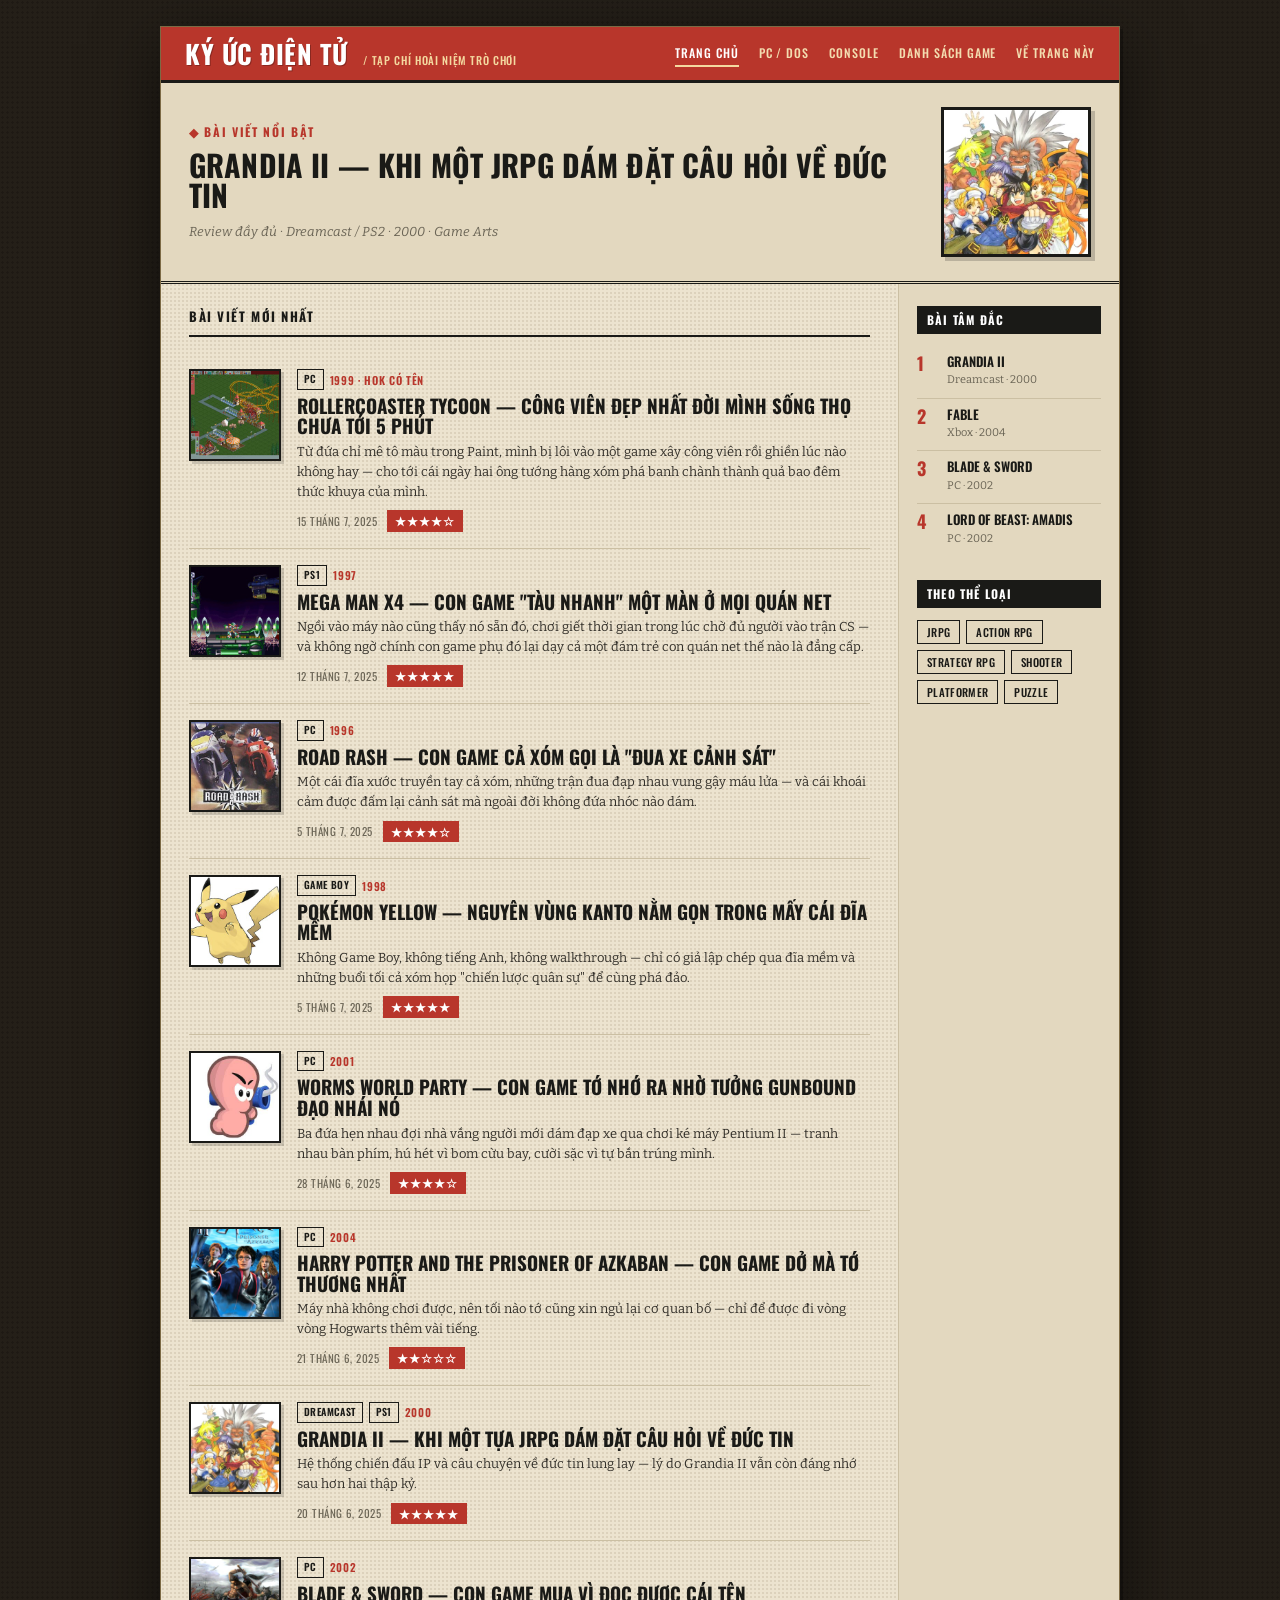
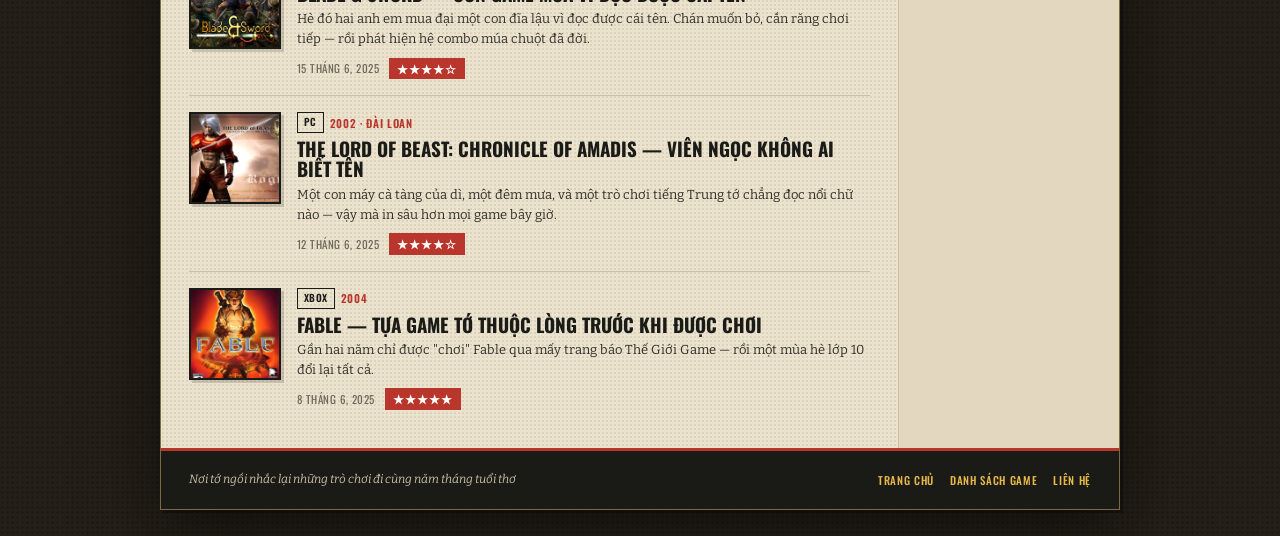
<file: index.html>
<!DOCTYPE html>
<html lang="vi">
<head>
  <meta charset="UTF-8">
  <meta name="viewport" content="width=device-width, initial-scale=1.0">
  <title>Ký ức điện tử — Review game thế hệ đầu</title>
  <link rel="preconnect" href="https://fonts.googleapis.com">
  <link href="https://fonts.googleapis.com/css2?family=Oswald:wght@400;500;600;700&family=Bitter:ital,wght@0,400;0,600;1,400;1,600&display=swap" rel="stylesheet">
  <link rel="stylesheet" href="style.css">
</head>
<body>

<div class="site">

  <!-- ── Nav ── -->
  <header class="topbar">
    <a href="index.html" class="logo">Ký ức điện tử <span>/ Tạp chí hoài niệm trò chơi</span></a>
    <nav>
      <ul>
        <li><a href="index.html" class="active">Trang chủ</a></li>
        <li><a href="#">PC / DOS</a></li>
        <li><a href="#">Console</a></li>
        <li><a href="#">Danh sách game</a></li>
        <li><a href="about.html">Về trang này</a></li>
      </ul>
    </nav>
  </header>

  <div id="view-home" class="view active">

    <!-- Featured -->
    <div class="hero" onclick="location.href='grandia.html'">
      <div>
        <div class="hero-label">Bài viết nổi bật</div>
        <div class="hero-title">Grandia II — Khi một JRPG dám đặt câu hỏi về đức tin</div>
        <div class="hero-sub">Review đầy đủ · Dreamcast / PS2 · 2000 · Game Arts</div>
      </div>
      <div class="hero-thumb"><img src="grandia-icon.jpg" alt="Grandia II"></div>
    </div>

    <div class="body">
      <main class="main">
        <div class="section-label">Bài viết mới nhất</div>

        <div class="article-card" onclick="location.href='rct1.html'">
          <div class="thumb"><img src="rct1-icon.jpg" alt="RollerCoaster Tycoon"></div>
          <div>
            <div class="art-meta-top"><span class="badge b-pc">PC</span>1999 · Hok Có Tên</div>
            <div class="art-title">RollerCoaster Tycoon — Công viên đẹp nhất đời mình sống thọ chưa tới 5 phút</div>
            <div class="art-excerpt">Từ đứa chỉ mê tô màu trong Paint, mình bị lôi vào một game xây công viên rồi ghiền lúc nào không hay — cho tới cái ngày hai ông tướng hàng xóm phá banh chành thành quả bao đêm thức khuya của mình.</div>
            <div class="art-meta-bot"><span class="art-date">15 tháng 7, 2025</span><span class="rating">★★★★☆</span></div>
          </div>
        </div>

        <div class="article-card" onclick="location.href='megamanx4.html'">
          <div class="thumb"><img src="megamanx4-icon.jpg" alt="Mega Man X4"></div>
          <div>
            <div class="art-meta-top"><span class="badge b-ps1">PS1</span>1997</div>
            <div class="art-title">Mega Man X4 — Con game "tàu nhanh" một màn ở mọi quán net</div>
            <div class="art-excerpt">Ngồi vào máy nào cũng thấy nó sẵn đó, chơi giết thời gian trong lúc chờ đủ người vào trận CS — và không ngờ chính con game phụ đó lại dạy cả một đám trẻ con quán net thế nào là đẳng cấp.</div>
            <div class="art-meta-bot"><span class="art-date">12 tháng 7, 2025</span><span class="rating">★★★★★</span></div>
          </div>
        </div>

        <div class="article-card" onclick="location.href='roadrash.html'">
          <div class="thumb"><img src="roadrash-icon.jpg" alt="Road Rash"></div>
          <div>
            <div class="art-meta-top"><span class="badge b-pc">PC</span>1996</div>
            <div class="art-title">Road Rash — Con game cả xóm gọi là "đua xe cảnh sát"</div>
            <div class="art-excerpt">Một cái đĩa xước truyền tay cả xóm, những trận đua đạp nhau vung gậy máu lửa — và cái khoái cảm được đấm lại cảnh sát mà ngoài đời không đứa nhóc nào dám.</div>
            <div class="art-meta-bot"><span class="art-date">5 tháng 7, 2025</span><span class="rating">★★★★☆</span></div>
          </div>
        </div>

        <div class="article-card" onclick="location.href='pokemon.html'">
          <div class="thumb"><img src="pokemon-icon.jpg" alt="Pokémon Yellow"></div>
          <div>
            <div class="art-meta-top"><span class="badge b-pc">Game Boy</span>1998</div>
            <div class="art-title">Pokémon Yellow — Nguyên vùng Kanto nằm gọn trong mấy cái đĩa mềm</div>
            <div class="art-excerpt">Không Game Boy, không tiếng Anh, không walkthrough — chỉ có giả lập chép qua đĩa mềm và những buổi tối cả xóm họp "chiến lược quân sự" để cùng phá đảo.</div>
            <div class="art-meta-bot"><span class="art-date">5 tháng 7, 2025</span><span class="rating">★★★★★</span></div>
          </div>
        </div>

        <div class="article-card" onclick="location.href='worms.html'">
          <div class="thumb"><img src="worms-icon.jpg" alt="Worms World Party"></div>
          <div>
            <div class="art-meta-top"><span class="badge b-pc">PC</span>2001</div>
            <div class="art-title">Worms World Party — Con game tớ nhớ ra nhờ tưởng Gunbound đạo nhái nó</div>
            <div class="art-excerpt">Ba đứa hẹn nhau đợi nhà vắng người mới dám đạp xe qua chơi ké máy Pentium II — tranh nhau bàn phím, hú hét vì bom cừu bay, cười sặc vì tự bắn trúng mình.</div>
            <div class="art-meta-bot"><span class="art-date">28 tháng 6, 2025</span><span class="rating">★★★★☆</span></div>
          </div>
        </div>

        <div class="article-card" onclick="location.href='azkaban.html'">
          <div class="thumb"><img src="azkaban-icon.jpg" alt="Harry Potter and the Prisoner of Azkaban"></div>
          <div>
            <div class="art-meta-top"><span class="badge b-pc">PC</span>2004</div>
            <div class="art-title">Harry Potter and the Prisoner of Azkaban — con game dở mà tớ thương nhất</div>
            <div class="art-excerpt">Máy nhà không chơi được, nên tối nào tớ cũng xin ngủ lại cơ quan bố — chỉ để được đi vòng vòng Hogwarts thêm vài tiếng.</div>
            <div class="art-meta-bot"><span class="art-date">21 tháng 6, 2025</span><span class="rating">★★☆☆☆</span></div>
          </div>
        </div>

        <div class="article-card" onclick="location.href='grandia.html'">
          <div class="thumb"><img src="grandia-icon.jpg" alt="Grandia II"></div>
          <div>
            <div class="art-meta-top"><span class="badge b-dc">Dreamcast</span><span class="badge b-ps1">PS1</span>2000</div>
            <div class="art-title">Grandia II — Khi một tựa JRPG dám đặt câu hỏi về đức tin</div>
            <div class="art-excerpt">Hệ thống chiến đấu IP và câu chuyện về đức tin lung lay — lý do Grandia II vẫn còn đáng nhớ sau hơn hai thập kỷ.</div>
            <div class="art-meta-bot"><span class="art-date">20 tháng 6, 2025</span><span class="rating">★★★★★</span></div>
          </div>
        </div>

        <div class="article-card" onclick="location.href='blade.html'">
          <div class="thumb"><img src="blade-icon.jpg" alt="Blade & Sword"></div>
          <div>
            <div class="art-meta-top"><span class="badge b-pc">PC</span>2002</div>
            <div class="art-title">Blade & Sword — Con game mua vì đọc được cái tên</div>
            <div class="art-excerpt">Hè đó hai anh em mua đại một con đĩa lậu vì đọc được cái tên. Chán muốn bỏ, cắn răng chơi tiếp — rồi phát hiện hệ combo múa chuột đã đời.</div>
            <div class="art-meta-bot"><span class="art-date">15 tháng 6, 2025</span><span class="rating">★★★★☆</span></div>
          </div>
        </div>

        <div class="article-card" onclick="location.href='amadis.html'">
          <div class="thumb"><img src="amadis-icon.jpg" alt="The Lord of Beast"></div>
          <div>
            <div class="art-meta-top"><span class="badge b-pc">PC</span>2002 · Đài Loan</div>
            <div class="art-title">The Lord of Beast: Chronicle of Amadis — Viên ngọc không ai biết tên</div>
            <div class="art-excerpt">Một con máy cà tàng của dì, một đêm mưa, và một trò chơi tiếng Trung tớ chẳng đọc nổi chữ nào — vậy mà in sâu hơn mọi game bây giờ.</div>
            <div class="art-meta-bot"><span class="art-date">12 tháng 6, 2025</span><span class="rating">★★★★☆</span></div>
          </div>
        </div>

        <div class="article-card" onclick="location.href='fable.html'">
          <div class="thumb"><img src="fable-icon.jpg" alt="Fable"></div>
          <div>
            <div class="art-meta-top"><span class="badge b-xbox">Xbox</span>2004</div>
            <div class="art-title">Fable — Tựa game tớ thuộc lòng trước khi được chơi</div>
            <div class="art-excerpt">Gần hai năm chỉ được "chơi" Fable qua mấy trang báo Thế Giới Game — rồi một mùa hè lớp 10 đổi lại tất cả.</div>
            <div class="art-meta-bot"><span class="art-date">8 tháng 6, 2025</span><span class="rating">★★★★★</span></div>
          </div>
        </div>

      </main>

      <aside class="sidebar">
        <div class="sb-section">
          <div class="sb-label">Bài tâm đắc</div>
          <div class="sb-item"><span class="sb-num">1</span><div><div class="sb-text">Grandia II</div><div class="sb-platform">Dreamcast · 2000</div></div></div>
          <div class="sb-item"><span class="sb-num">2</span><div><div class="sb-text">Fable</div><div class="sb-platform">Xbox · 2004</div></div></div>
          <div class="sb-item"><span class="sb-num">3</span><div><div class="sb-text">Blade &amp; Sword</div><div class="sb-platform">PC · 2002</div></div></div>
          <div class="sb-item"><span class="sb-num">4</span><div><div class="sb-text">Lord of Beast: Amadis</div><div class="sb-platform">PC · 2002</div></div></div>
        </div>
        <div class="sb-section">
          <div class="sb-label">Theo thể loại</div>
          <div class="tag-row">
            <a href="#" class="tag">JRPG</a>
            <a href="#" class="tag">Action RPG</a>
            <a href="#" class="tag">Strategy RPG</a>
            <a href="#" class="tag">Shooter</a>
            <a href="#" class="tag">Platformer</a>
            <a href="#" class="tag">Puzzle</a>
          </div>
        </div>
      </aside>
    </div>
  </div>

  <!-- ── Footer ── -->
  <footer class="site-footer">
    <span>Nơi tớ ngồi nhắc lại những trò chơi đi cùng năm tháng tuổi thơ</span>
    <nav style="display:flex;gap:16px;">
      <a href="index.html">Trang chủ</a>
      <a href="#">Danh sách game</a>
      <a href="#">Liên hệ</a>
    </nav>
  </footer>

</div>

</body>
</html>
</file>
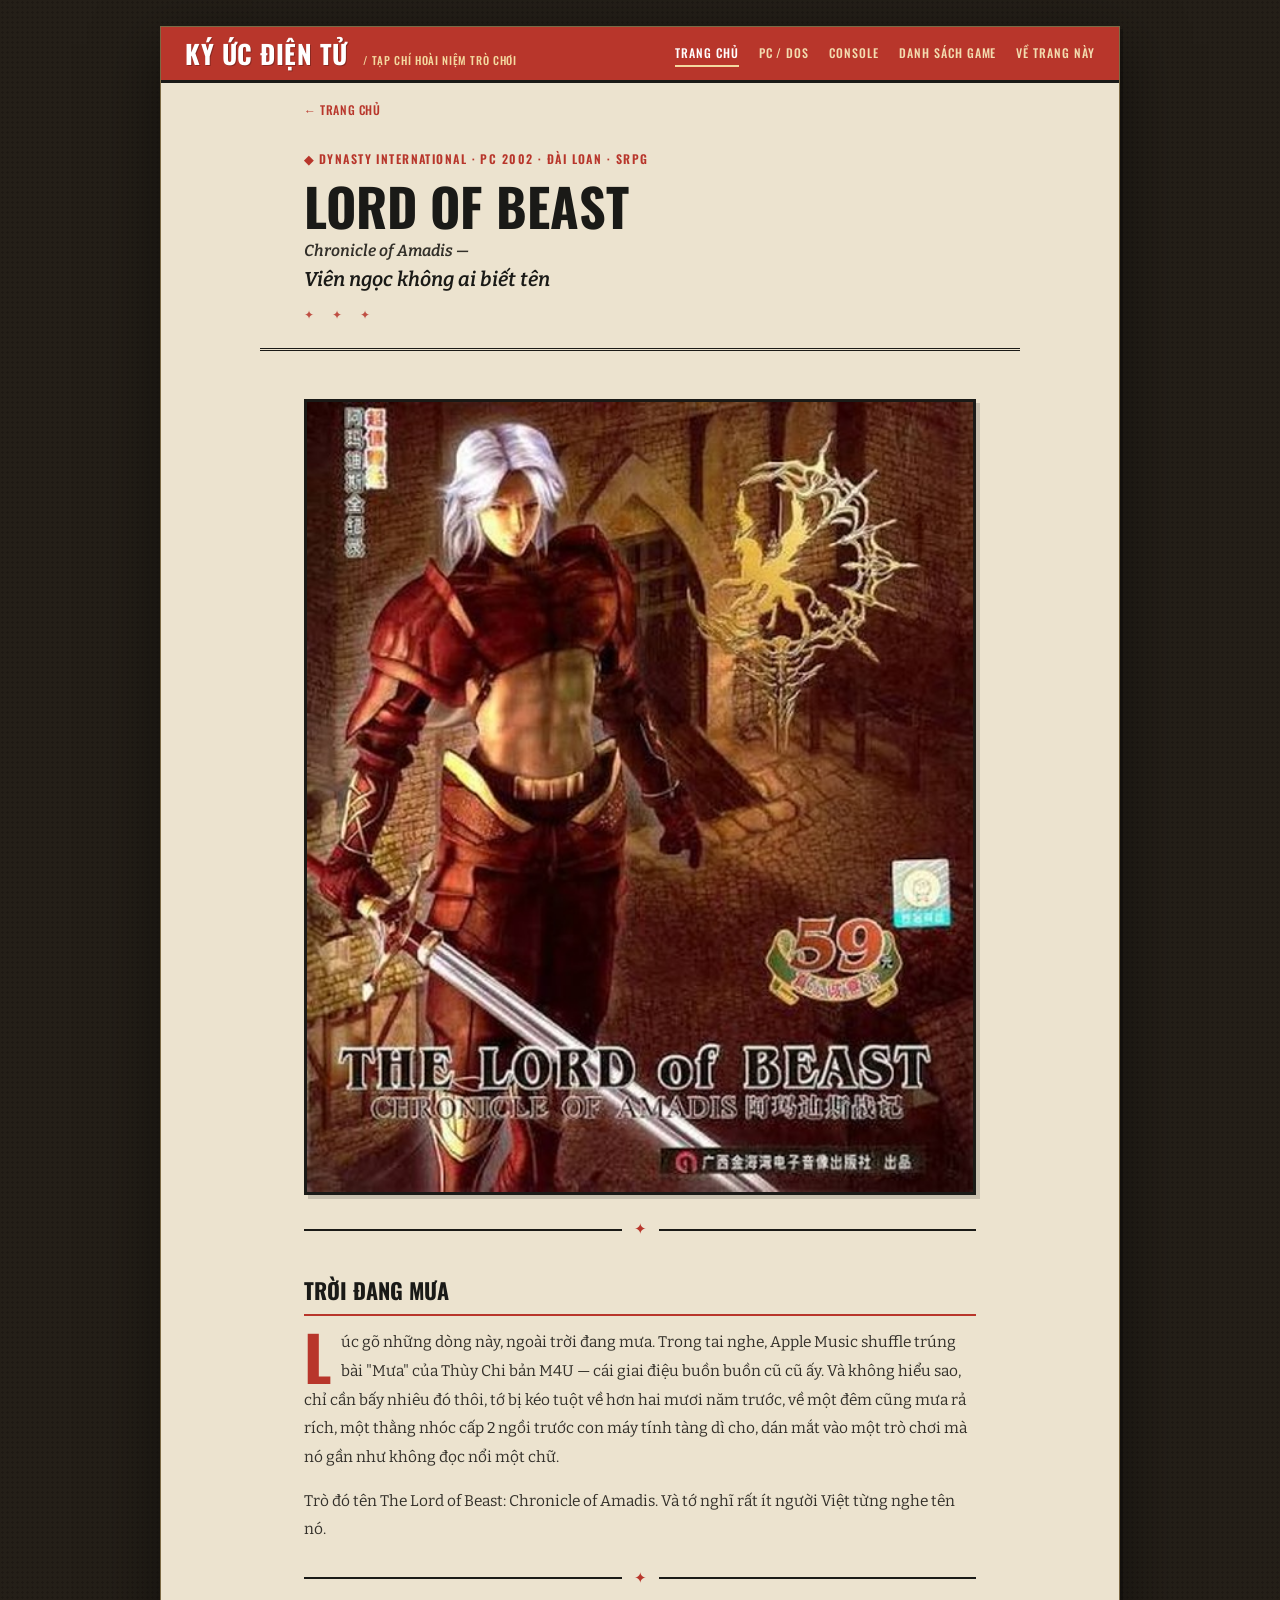
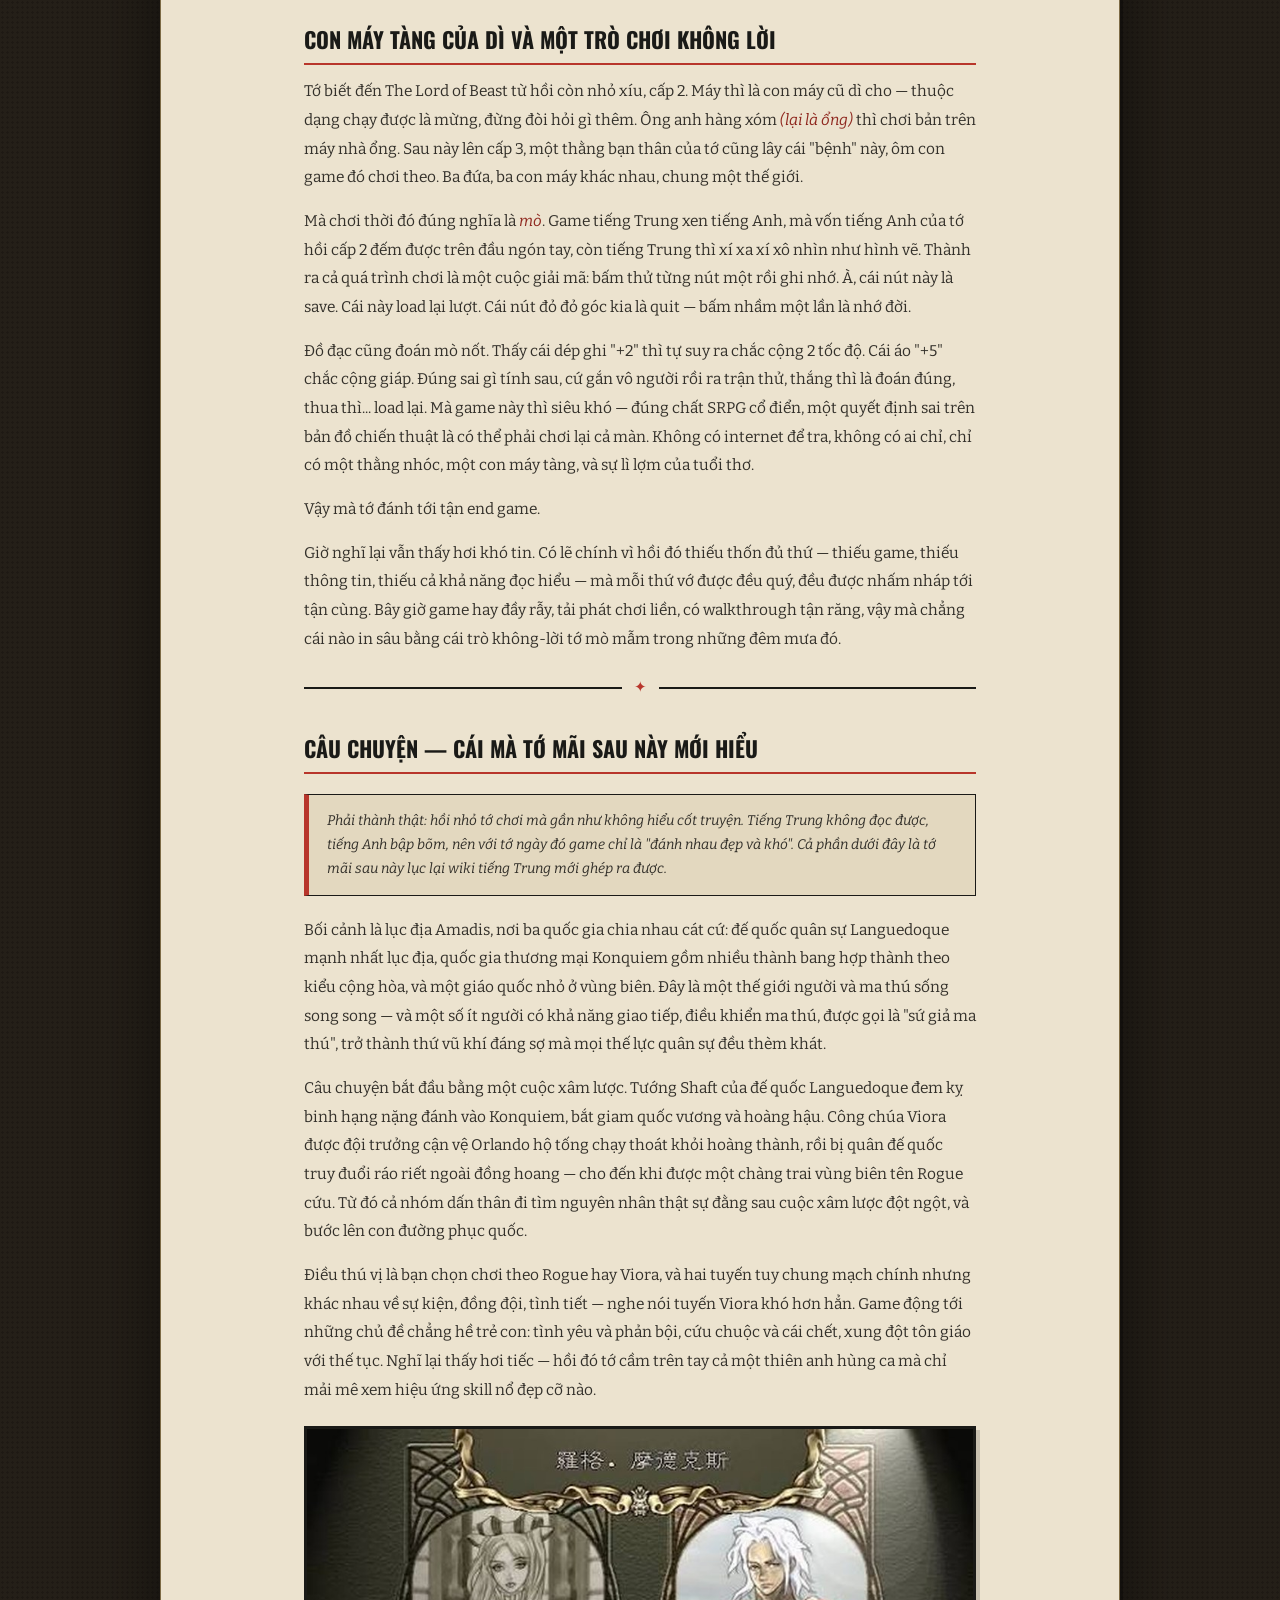
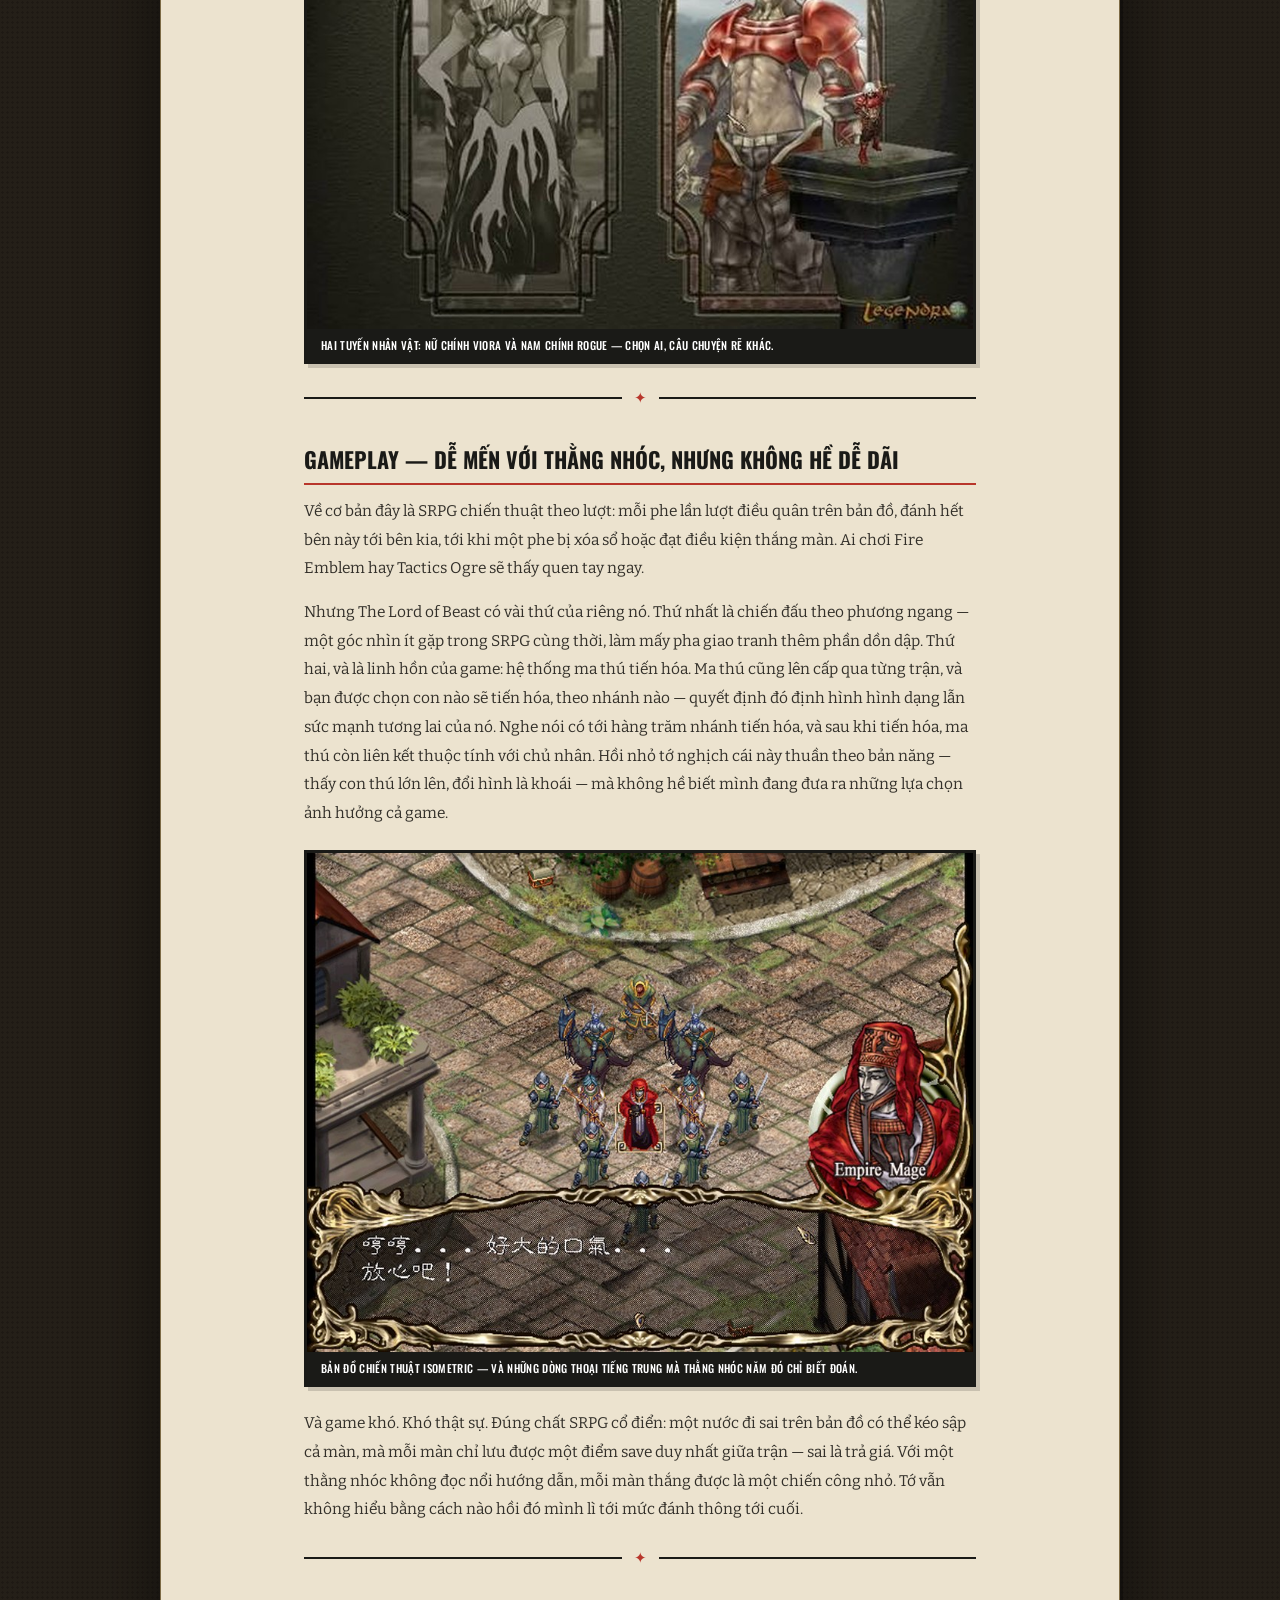
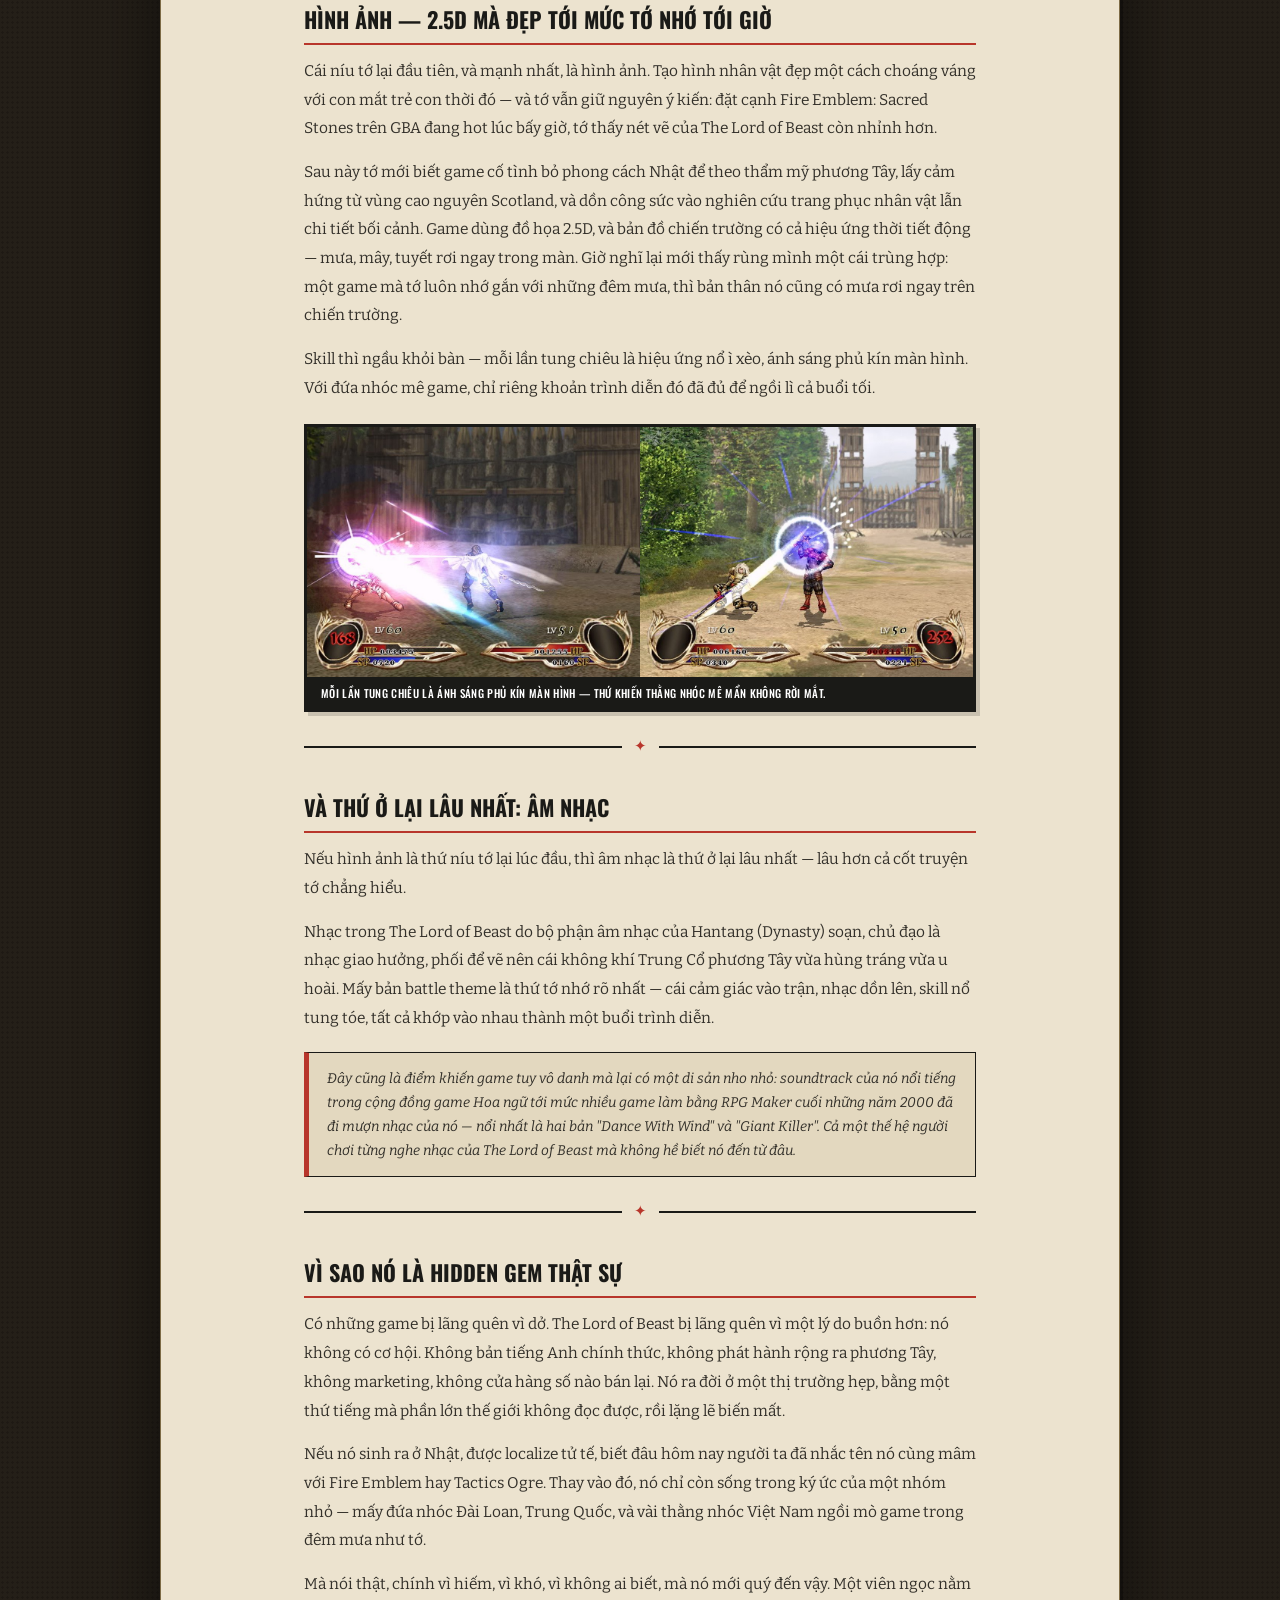
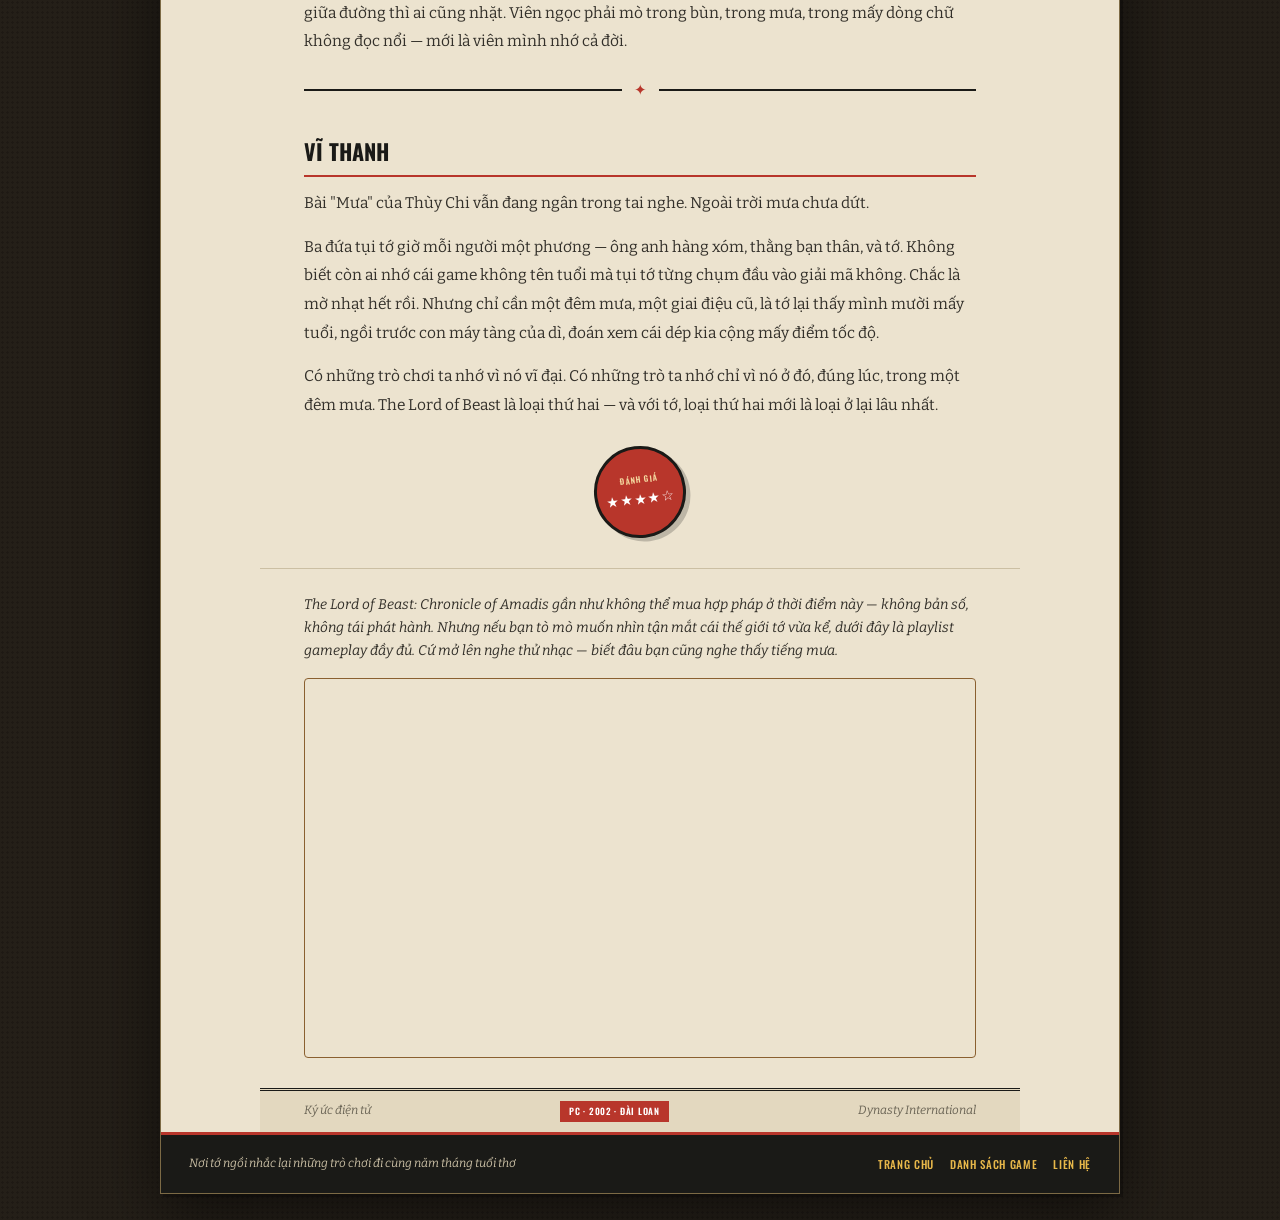
<file: amadis.html>
<!DOCTYPE html>
<html lang="vi">
<head>
  <meta charset="UTF-8">
  <meta name="viewport" content="width=device-width, initial-scale=1.0">
  <title>The Lord of Beast — Ký ức điện tử</title>
  <link rel="preconnect" href="https://fonts.googleapis.com">
  <link href="https://fonts.googleapis.com/css2?family=Oswald:wght@400;500;600;700&family=Bitter:ital,wght@0,400;0,600;1,400;1,600&display=swap" rel="stylesheet">
  <link rel="stylesheet" href="style.css">
</head>
<body>

<div class="site">

  <!-- ── Nav ── -->
  <header class="topbar">
    <a href="index.html" class="logo">Ký ức điện tử <span>/ Tạp chí hoài niệm trò chơi</span></a>
    <nav>
      <ul>
        <li><a href="index.html" class="active">Trang chủ</a></li>
        <li><a href="#">PC / DOS</a></li>
        <li><a href="#">Console</a></li>
        <li><a href="#">Danh sách game</a></li>
        <li><a href="#">Về trang này</a></li>
      </ul>
    </nav>
  </header>

  <div id="view-amadis" class="view active">
    <div style="padding:0;background:transparent;">
    <div class="lw">
      <div class="lc2 tl"></div><div class="lc2 tr"></div>
      <div class="lc2 bl"></div><div class="lc2 br"></div>
      <div class="li">
        <div class="pg">
          <div class="pgi">

            <button class="back" onclick="location.href='index.html'">← Trang chủ</button>

            <div class="ph">
              <div class="ey">Dynasty International · PC 2002 · Đài Loan · SRPG</div>
              <div class="gtr">
                <span class="gtm">Lord of Beast</span>
              </div>
              <div class="ps1">Chronicle of Amadis —</div>
              <div class="ps2">Viên ngọc không ai biết tên</div>
              <div class="ho">✦ ✦ ✦</div>
            </div>

            <div class="pb">

              <div class="imf" style="margin-bottom:20px;"><img src="lob-cover.jpg" alt="The Lord of Beast — cover"></div>

              <div class="do">✦</div>
              <h2 class="bh">Trời đang mưa</h2>

              <p class="bp dc">Lúc gõ những dòng này, ngoài trời đang mưa. Trong tai nghe, Apple Music shuffle trúng bài "Mưa" của Thùy Chi bản M4U — cái giai điệu buồn buồn cũ cũ ấy. Và không hiểu sao, chỉ cần bấy nhiêu đó thôi, tớ bị kéo tuột về hơn hai mươi năm trước, về một đêm cũng mưa rả rích, một thằng nhóc cấp 2 ngồi trước con máy tính tàng dì cho, dán mắt vào một trò chơi mà nó gần như không đọc nổi một chữ.</p>

              <p class="bp">Trò đó tên The Lord of Beast: Chronicle of Amadis. Và tớ nghĩ rất ít người Việt từng nghe tên nó.</p>

              <div class="do">✦</div>
              <h2 class="bh">Con máy tàng của dì và một trò chơi không lời</h2>

              <p class="bp">Tớ biết đến The Lord of Beast từ hồi còn nhỏ xíu, cấp 2. Máy thì là con máy cũ dì cho — thuộc dạng chạy được là mừng, đừng đòi hỏi gì thêm. Ông anh hàng xóm <em>(lại là ổng)</em> thì chơi bản trên máy nhà ổng. Sau này lên cấp 3, một thằng bạn thân của tớ cũng lây cái "bệnh" này, ôm con game đó chơi theo. Ba đứa, ba con máy khác nhau, chung một thế giới.</p>

              <p class="bp">Mà chơi thời đó đúng nghĩa là <em>mò</em>. Game tiếng Trung xen tiếng Anh, mà vốn tiếng Anh của tớ hồi cấp 2 đếm được trên đầu ngón tay, còn tiếng Trung thì xí xa xí xô nhìn như hình vẽ. Thành ra cả quá trình chơi là một cuộc giải mã: bấm thử từng nút một rồi ghi nhớ. À, cái nút này là save. Cái này load lại lượt. Cái nút đỏ đỏ góc kia là quit — bấm nhầm một lần là nhớ đời.</p>

              <p class="bp">Đồ đạc cũng đoán mò nốt. Thấy cái dép ghi "+2" thì tự suy ra chắc cộng 2 tốc độ. Cái áo "+5" chắc cộng giáp. Đúng sai gì tính sau, cứ gắn vô người rồi ra trận thử, thắng thì là đoán đúng, thua thì... load lại. Mà game này thì siêu khó — đúng chất SRPG cổ điển, một quyết định sai trên bản đồ chiến thuật là có thể phải chơi lại cả màn. Không có internet để tra, không có ai chỉ, chỉ có một thằng nhóc, một con máy tàng, và sự lì lợm của tuổi thơ.</p>

              <p class="bp">Vậy mà tớ đánh tới tận end game.</p>

              <p class="bp">Giờ nghĩ lại vẫn thấy hơi khó tin. Có lẽ chính vì hồi đó thiếu thốn đủ thứ — thiếu game, thiếu thông tin, thiếu cả khả năng đọc hiểu — mà mỗi thứ vớ được đều quý, đều được nhấm nháp tới tận cùng. Bây giờ game hay đầy rẫy, tải phát chơi liền, có walkthrough tận răng, vậy mà chẳng cái nào in sâu bằng cái trò không-lời tớ mò mẫm trong những đêm mưa đó.</p>

              <div class="do">✦</div>
              <h2 class="bh">Câu chuyện — cái mà tớ mãi sau này mới hiểu</h2>

              <div class="an"><p>Phải thành thật: hồi nhỏ tớ chơi mà gần như không hiểu cốt truyện. Tiếng Trung không đọc được, tiếng Anh bập bõm, nên với tớ ngày đó game chỉ là "đánh nhau đẹp và khó". Cả phần dưới đây là tớ mãi sau này lục lại wiki tiếng Trung mới ghép ra được.</p></div>

              <p class="bp">Bối cảnh là lục địa Amadis, nơi ba quốc gia chia nhau cát cứ: đế quốc quân sự Languedoque mạnh nhất lục địa, quốc gia thương mại Konquiem gồm nhiều thành bang hợp thành theo kiểu cộng hòa, và một giáo quốc nhỏ ở vùng biên. Đây là một thế giới người và ma thú sống song song — và một số ít người có khả năng giao tiếp, điều khiển ma thú, được gọi là "sứ giả ma thú", trở thành thứ vũ khí đáng sợ mà mọi thế lực quân sự đều thèm khát.</p>

              <p class="bp">Câu chuyện bắt đầu bằng một cuộc xâm lược. Tướng Shaft của đế quốc Languedoque đem kỵ binh hạng nặng đánh vào Konquiem, bắt giam quốc vương và hoàng hậu. Công chúa Viora được đội trưởng cận vệ Orlando hộ tống chạy thoát khỏi hoàng thành, rồi bị quân đế quốc truy đuổi ráo riết ngoài đồng hoang — cho đến khi được một chàng trai vùng biên tên Rogue cứu. Từ đó cả nhóm dấn thân đi tìm nguyên nhân thật sự đằng sau cuộc xâm lược đột ngột, và bước lên con đường phục quốc.</p>

              <p class="bp">Điều thú vị là bạn chọn chơi theo Rogue hay Viora, và hai tuyến tuy chung mạch chính nhưng khác nhau về sự kiện, đồng đội, tình tiết — nghe nói tuyến Viora khó hơn hẳn. Game động tới những chủ đề chẳng hề trẻ con: tình yêu và phản bội, cứu chuộc và cái chết, xung đột tôn giáo với thế tục. Nghĩ lại thấy hơi tiếc — hồi đó tớ cầm trên tay cả một thiên anh hùng ca mà chỉ mải mê xem hiệu ứng skill nổ đẹp cỡ nào.</p>

              <div class="imf">
                <img src="lob-chars.jpg" alt="Rogue và Viora">
                <div class="imc">Hai tuyến nhân vật: nữ chính Viora và nam chính Rogue — chọn ai, câu chuyện rẽ khác.</div>
              </div>

              <div class="do">✦</div>
              <h2 class="bh">Gameplay — dễ mến với thằng nhóc, nhưng không hề dễ dãi</h2>

              <p class="bp">Về cơ bản đây là SRPG chiến thuật theo lượt: mỗi phe lần lượt điều quân trên bản đồ, đánh hết bên này tới bên kia, tới khi một phe bị xóa sổ hoặc đạt điều kiện thắng màn. Ai chơi Fire Emblem hay Tactics Ogre sẽ thấy quen tay ngay.</p>

              <p class="bp">Nhưng The Lord of Beast có vài thứ của riêng nó. Thứ nhất là chiến đấu theo phương ngang — một góc nhìn ít gặp trong SRPG cùng thời, làm mấy pha giao tranh thêm phần dồn dập. Thứ hai, và là linh hồn của game: hệ thống ma thú tiến hóa. Ma thú cũng lên cấp qua từng trận, và bạn được chọn con nào sẽ tiến hóa, theo nhánh nào — quyết định đó định hình hình dạng lẫn sức mạnh tương lai của nó. Nghe nói có tới hàng trăm nhánh tiến hóa, và sau khi tiến hóa, ma thú còn liên kết thuộc tính với chủ nhân. Hồi nhỏ tớ nghịch cái này thuần theo bản năng — thấy con thú lớn lên, đổi hình là khoái — mà không hề biết mình đang đưa ra những lựa chọn ảnh hưởng cả game.</p>

              <div class="imf">
                <img src="lob-gameplay.jpg" alt="The Lord of Beast — bản đồ chiến thuật">
                <div class="imc">Bản đồ chiến thuật isometric — và những dòng thoại tiếng Trung mà thằng nhóc năm đó chỉ biết đoán.</div>
              </div>

              <p class="bp">Và game khó. Khó thật sự. Đúng chất SRPG cổ điển: một nước đi sai trên bản đồ có thể kéo sập cả màn, mà mỗi màn chỉ lưu được một điểm save duy nhất giữa trận — sai là trả giá. Với một thằng nhóc không đọc nổi hướng dẫn, mỗi màn thắng được là một chiến công nhỏ. Tớ vẫn không hiểu bằng cách nào hồi đó mình lì tới mức đánh thông tới cuối.</p>

              <div class="do">✦</div>
              <h2 class="bh">Hình ảnh — 2.5D mà đẹp tới mức tớ nhớ tới giờ</h2>

              <p class="bp">Cái níu tớ lại đầu tiên, và mạnh nhất, là hình ảnh. Tạo hình nhân vật đẹp một cách choáng váng với con mắt trẻ con thời đó — và tớ vẫn giữ nguyên ý kiến: đặt cạnh Fire Emblem: Sacred Stones trên GBA đang hot lúc bấy giờ, tớ thấy nét vẽ của The Lord of Beast còn nhỉnh hơn.</p>

              <p class="bp">Sau này tớ mới biết game cố tình bỏ phong cách Nhật để theo thẩm mỹ phương Tây, lấy cảm hứng từ vùng cao nguyên Scotland, và dồn công sức vào nghiên cứu trang phục nhân vật lẫn chi tiết bối cảnh. Game dùng đồ họa 2.5D, và bản đồ chiến trường có cả hiệu ứng thời tiết động — mưa, mây, tuyết rơi ngay trong màn. Giờ nghĩ lại mới thấy rùng mình một cái trùng hợp: một game mà tớ luôn nhớ gắn với những đêm mưa, thì bản thân nó cũng có mưa rơi ngay trên chiến trường.</p>

              <p class="bp">Skill thì ngầu khỏi bàn — mỗi lần tung chiêu là hiệu ứng nổ ì xèo, ánh sáng phủ kín màn hình. Với đứa nhóc mê game, chỉ riêng khoản trình diễn đó đã đủ để ngồi lì cả buổi tối.</p>

              <div class="imf">
                <div class="ig">
                  <img src="lob-skill1.jpg" alt="Skill effect 1">
                  <img src="lob-skill2.jpg" alt="Skill effect 2">
                </div>
                <div class="imc">Mỗi lần tung chiêu là ánh sáng phủ kín màn hình — thứ khiến thằng nhóc mê mẩn không rời mắt.</div>
              </div>

              <div class="do">✦</div>
              <h2 class="bh">Và thứ ở lại lâu nhất: âm nhạc</h2>

              <p class="bp">Nếu hình ảnh là thứ níu tớ lại lúc đầu, thì âm nhạc là thứ ở lại lâu nhất — lâu hơn cả cốt truyện tớ chẳng hiểu.</p>

              <p class="bp">Nhạc trong The Lord of Beast do bộ phận âm nhạc của Hantang (Dynasty) soạn, chủ đạo là nhạc giao hưởng, phối để vẽ nên cái không khí Trung Cổ phương Tây vừa hùng tráng vừa u hoài. Mấy bản battle theme là thứ tớ nhớ rõ nhất — cái cảm giác vào trận, nhạc dồn lên, skill nổ tung tóe, tất cả khớp vào nhau thành một buổi trình diễn.</p>

              <div class="an"><p>Đây cũng là điểm khiến game tuy vô danh mà lại có một di sản nho nhỏ: soundtrack của nó nổi tiếng trong cộng đồng game Hoa ngữ tới mức nhiều game làm bằng RPG Maker cuối những năm 2000 đã đi mượn nhạc của nó — nổi nhất là hai bản "Dance With Wind" và "Giant Killer". Cả một thế hệ người chơi từng nghe nhạc của The Lord of Beast mà không hề biết nó đến từ đâu.</p></div>

              <div class="do">✦</div>
              <h2 class="bh">Vì sao nó là hidden gem thật sự</h2>

              <p class="bp">Có những game bị lãng quên vì dở. The Lord of Beast bị lãng quên vì một lý do buồn hơn: nó không có cơ hội. Không bản tiếng Anh chính thức, không phát hành rộng ra phương Tây, không marketing, không cửa hàng số nào bán lại. Nó ra đời ở một thị trường hẹp, bằng một thứ tiếng mà phần lớn thế giới không đọc được, rồi lặng lẽ biến mất.</p>

              <p class="bp">Nếu nó sinh ra ở Nhật, được localize tử tế, biết đâu hôm nay người ta đã nhắc tên nó cùng mâm với Fire Emblem hay Tactics Ogre. Thay vào đó, nó chỉ còn sống trong ký ức của một nhóm nhỏ — mấy đứa nhóc Đài Loan, Trung Quốc, và vài thằng nhóc Việt Nam ngồi mò game trong đêm mưa như tớ.</p>

              <p class="bp">Mà nói thật, chính vì hiếm, vì khó, vì không ai biết, mà nó mới quý đến vậy. Một viên ngọc nằm giữa đường thì ai cũng nhặt. Viên ngọc phải mò trong bùn, trong mưa, trong mấy dòng chữ không đọc nổi — mới là viên mình nhớ cả đời.</p>

              <div class="do">✦</div>
              <h2 class="bh">Vĩ thanh</h2>

              <p class="bp">Bài "Mưa" của Thùy Chi vẫn đang ngân trong tai nghe. Ngoài trời mưa chưa dứt.</p>

              <p class="bp">Ba đứa tụi tớ giờ mỗi người một phương — ông anh hàng xóm, thằng bạn thân, và tớ. Không biết còn ai nhớ cái game không tên tuổi mà tụi tớ từng chụm đầu vào giải mã không. Chắc là mờ nhạt hết rồi. Nhưng chỉ cần một đêm mưa, một giai điệu cũ, là tớ lại thấy mình mười mấy tuổi, ngồi trước con máy tàng của dì, đoán xem cái dép kia cộng mấy điểm tốc độ.</p>

              <p class="bp">Có những trò chơi ta nhớ vì nó vĩ đại. Có những trò ta nhớ chỉ vì nó ở đó, đúng lúc, trong một đêm mưa. The Lord of Beast là loại thứ hai — và với tớ, loại thứ hai mới là loại ở lại lâu nhất.</p>

              <div class="rs">
                <span class="rl">Đánh giá</span>
                <span class="rr">★★★★☆</span>
              </div>

            </div>

            <div class="sf">
              <p>The Lord of Beast: Chronicle of Amadis gần như không thể mua hợp pháp ở thời điểm này — không bản số, không tái phát hành. Nhưng nếu bạn tò mò muốn nhìn tận mắt cái thế giới tớ vừa kể, dưới đây là playlist gameplay đầy đủ. Cứ mở lên nghe thử nhạc — biết đâu bạn cũng nghe thấy tiếng mưa.</p>
              <div style="position:relative;width:100%;padding-bottom:56.25%;height:0;border-radius:4px;overflow:hidden;border:1px solid #8a6030;">
                <iframe src="https://www.youtube.com/embed/videoseries?list=PL1SC6rO_Guv-L7mruCZFjlSvQzvjaNAbL" frameborder="0" allowfullscreen style="position:absolute;top:0;left:0;width:100%;height:100%;"></iframe>
              </div>
            </div>

            <div class="pf">
              <span class="pft">Ký ức điện tử</span>
              <span class="pfb">PC · 2002 · Đài Loan</span>
              <span class="pft">Dynasty International</span>
            </div>

          </div>
        </div>
      </div>
    </div>
    </div>
  </div>

  <!-- ── Footer ── -->
  <footer class="site-footer">
    <span>Nơi tớ ngồi nhắc lại những trò chơi đi cùng năm tháng tuổi thơ</span>
    <nav style="display:flex;gap:16px;">
      <a href="index.html">Trang chủ</a>
      <a href="#">Danh sách game</a>
      <a href="#">Liên hệ</a>
    </nav>
  </footer>

</div>

</body>
</html>
</file>
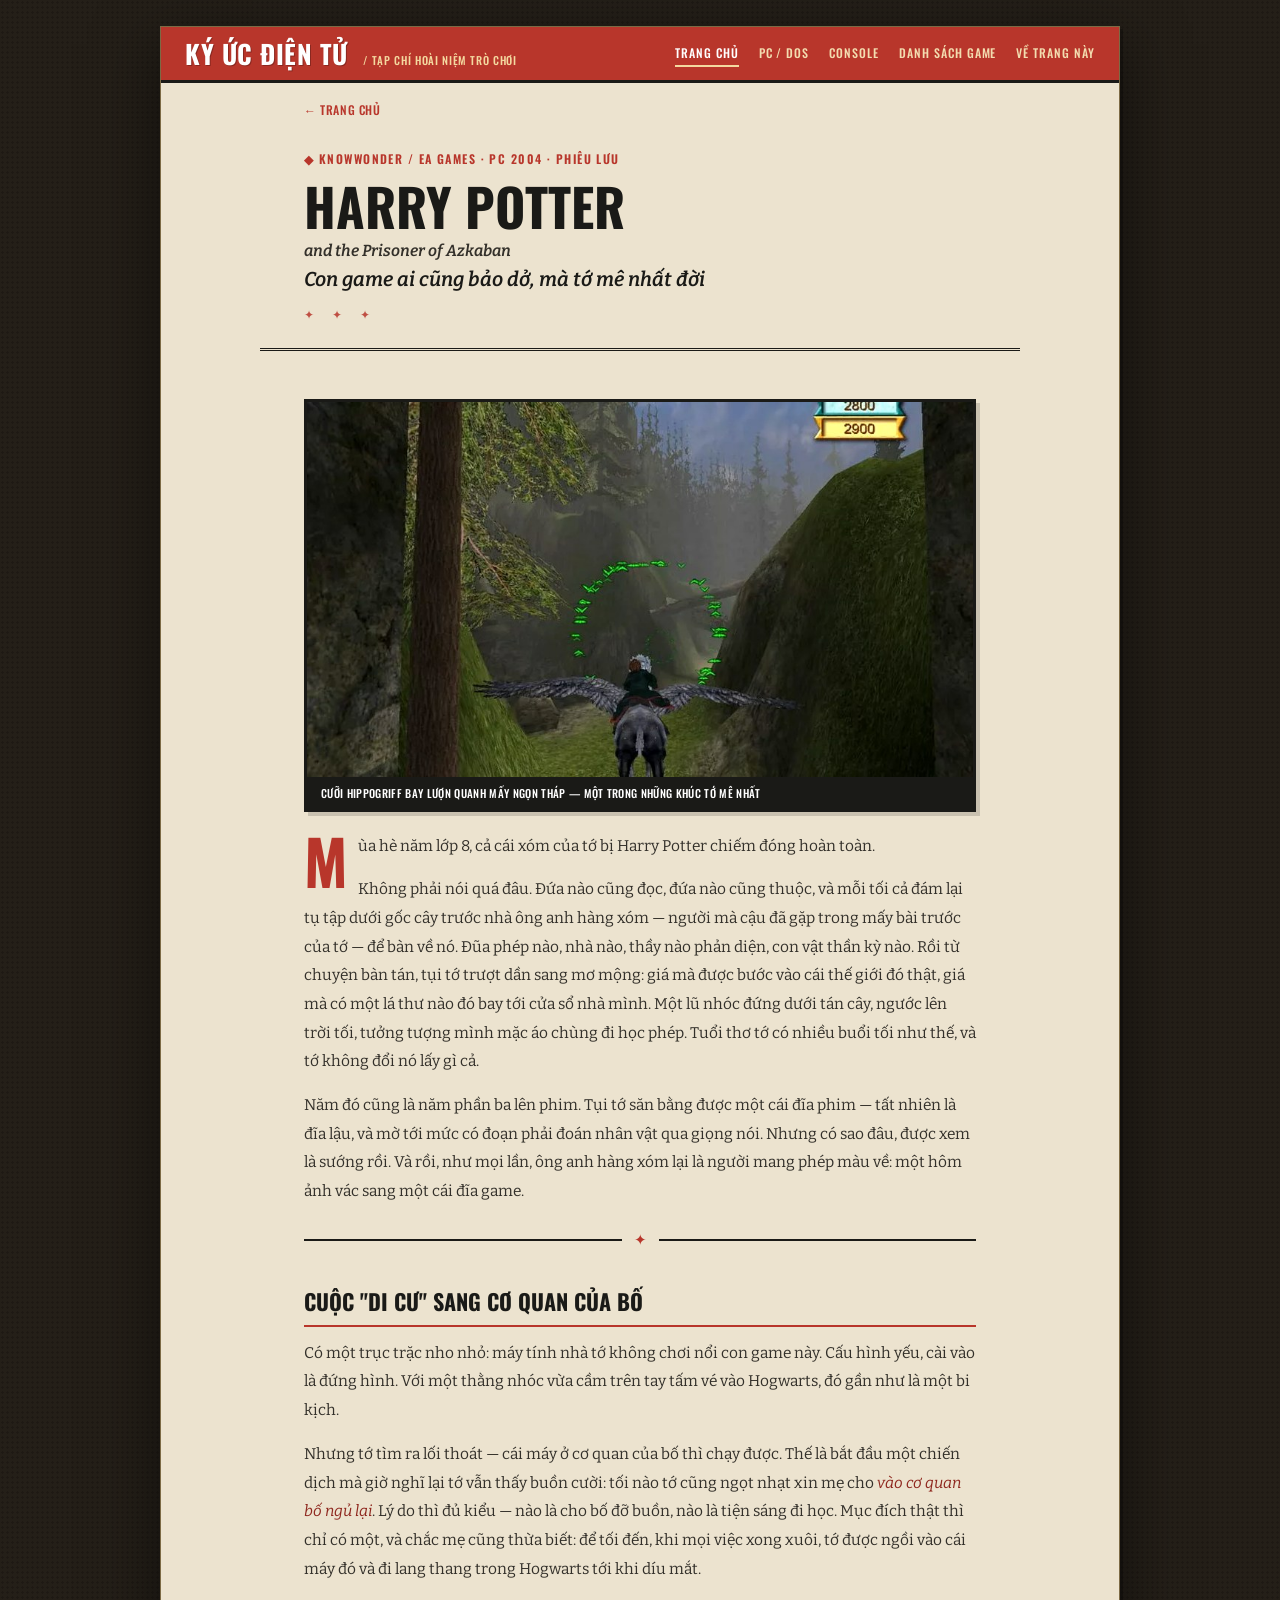
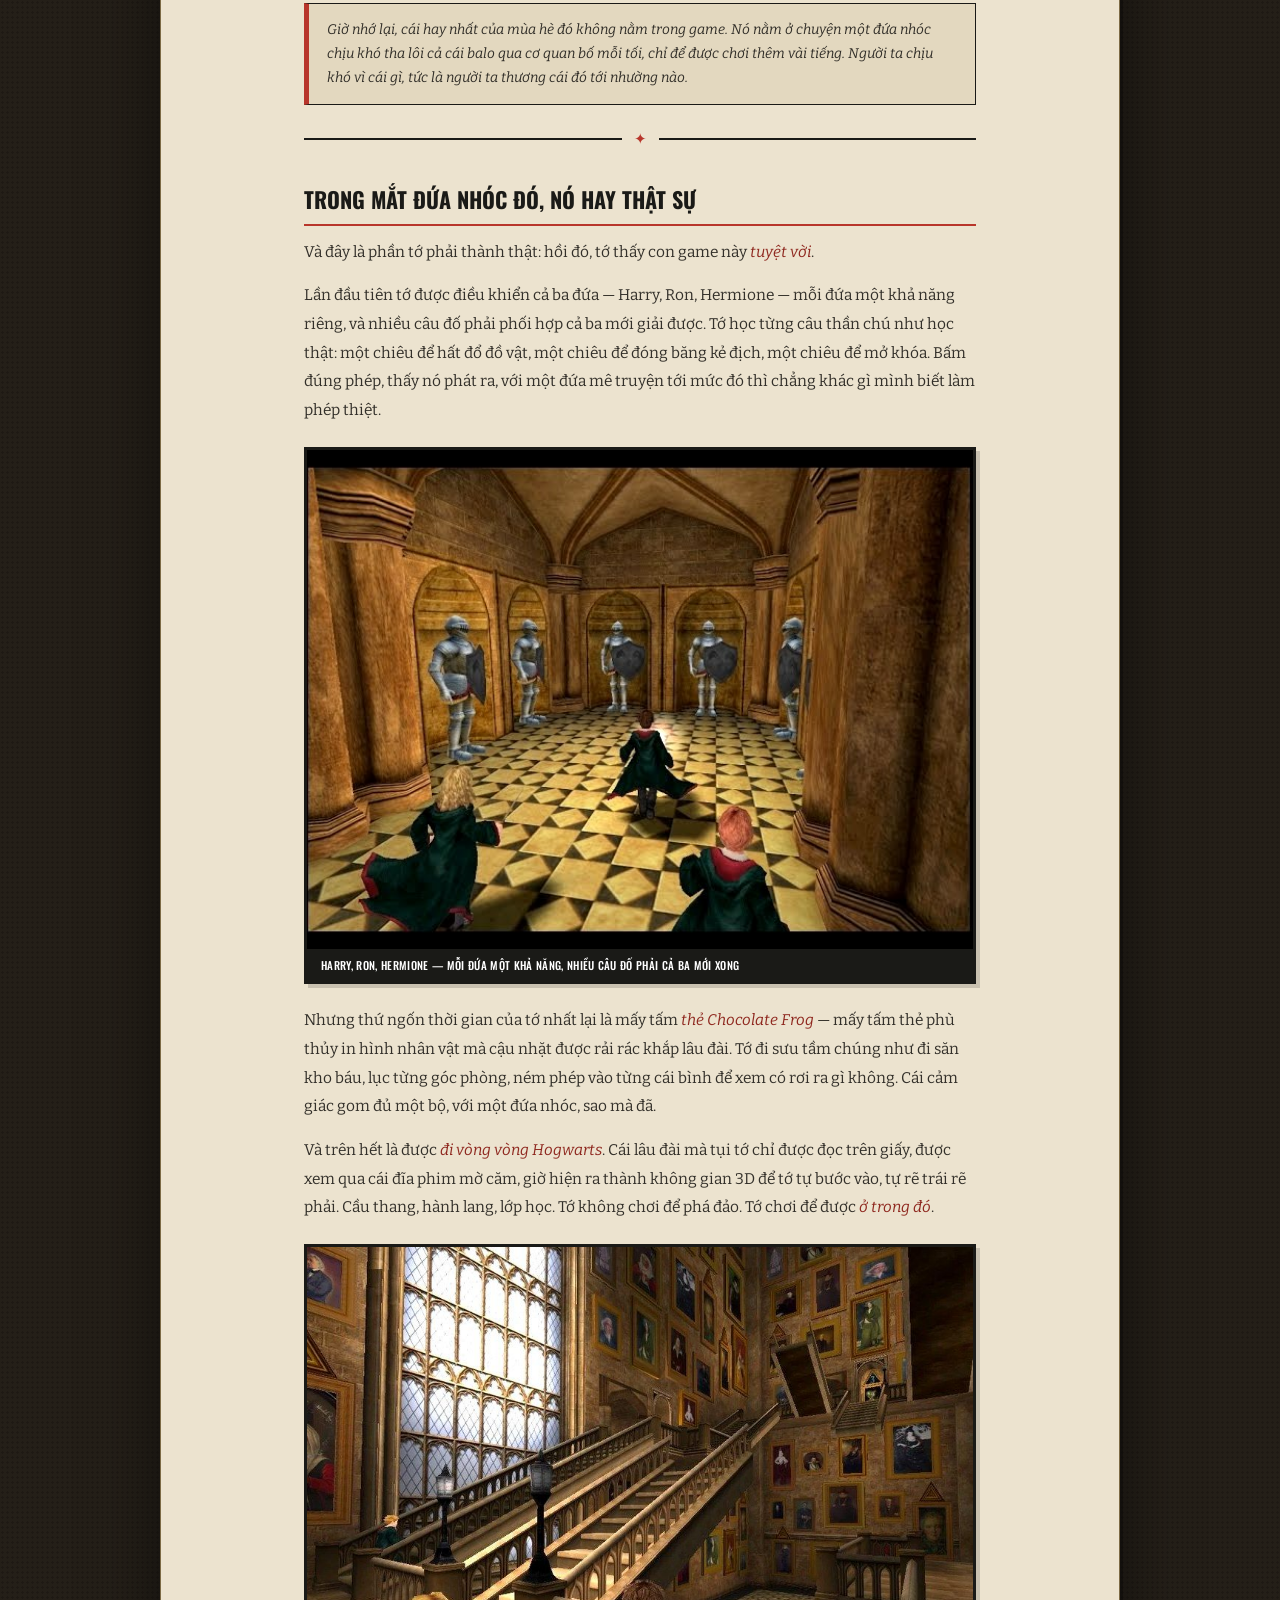
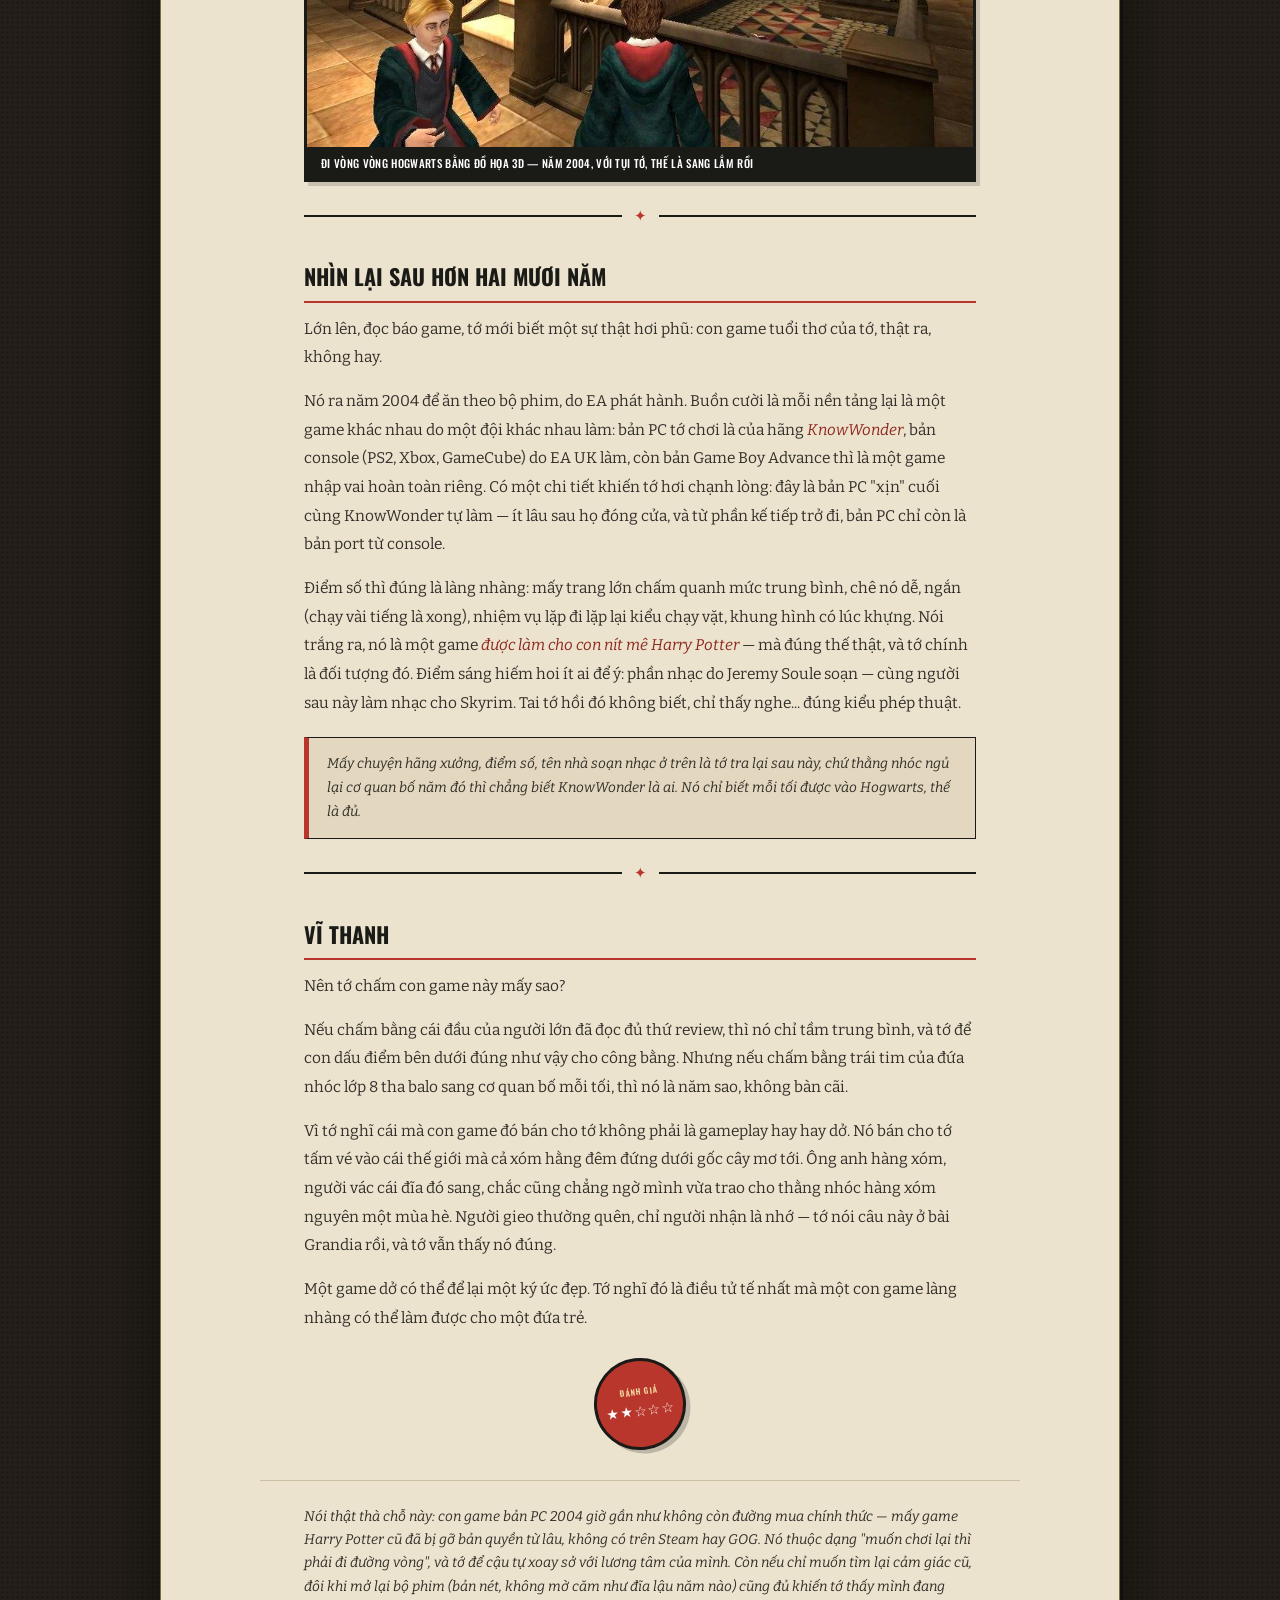
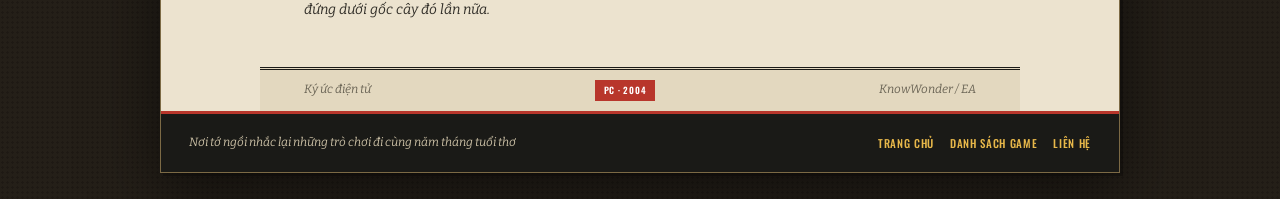
<file: azkaban.html>
<!DOCTYPE html>
<html lang="vi">
<head>
  <meta charset="UTF-8">
  <meta name="viewport" content="width=device-width, initial-scale=1.0">
  <title>Harry Potter and the Prisoner of Azkaban — Ký ức điện tử</title>
  <link rel="preconnect" href="https://fonts.googleapis.com">
  <link href="https://fonts.googleapis.com/css2?family=Oswald:wght@400;500;600;700&family=Bitter:ital,wght@0,400;0,600;1,400;1,600&display=swap" rel="stylesheet">
  <link rel="stylesheet" href="style.css">
</head>
<body>

<div class="site">

  <!-- ── Nav ── -->
  <header class="topbar">
    <a href="index.html" class="logo">Ký ức điện tử <span>/ Tạp chí hoài niệm trò chơi</span></a>
    <nav>
      <ul>
        <li><a href="index.html" class="active">Trang chủ</a></li>
        <li><a href="#">PC / DOS</a></li>
        <li><a href="#">Console</a></li>
        <li><a href="#">Danh sách game</a></li>
        <li><a href="#">Về trang này</a></li>
      </ul>
    </nav>
  </header>

  <div id="view-azkaban" class="view active">
    <div style="padding:0;background:transparent;">
    <div class="lw">
      <div class="lc2 tl"></div><div class="lc2 tr"></div>
      <div class="lc2 bl"></div><div class="lc2 br"></div>
      <div class="li">
        <div class="pg">
          <div class="pgi">

            <button class="back" onclick="location.href='index.html'">← Trang chủ</button>

            <div class="ph">
              <div class="ey">KnowWonder / EA Games · PC 2004 · Phiêu lưu</div>
              <div class="gtr">
                <span class="gtm">Harry Potter</span>
              </div>
              <div class="ps1">and the Prisoner of Azkaban</div>
              <div class="ps2">Con game ai cũng bảo dở, mà tớ mê nhất đời</div>
              <div class="ho">✦ ✦ ✦</div>
            </div>

            <div class="pb">

              <div class="imf" style="margin-bottom:20px;"><img src="azkaban-cover.jpg" alt="Cưỡi Buckbeak bay quanh Hogwarts"><div class="imc">Cưỡi Hippogriff bay lượn quanh mấy ngọn tháp — một trong những khúc tớ mê nhất</div></div>

              <p class="bp dc">Mùa hè năm lớp 8, cả cái xóm của tớ bị Harry Potter chiếm đóng hoàn toàn.</p>

              <p class="bp">Không phải nói quá đâu. Đứa nào cũng đọc, đứa nào cũng thuộc, và mỗi tối cả đám lại tụ tập dưới gốc cây trước nhà ông anh hàng xóm — người mà cậu đã gặp trong mấy bài trước của tớ — để bàn về nó. Đũa phép nào, nhà nào, thầy nào phản diện, con vật thần kỳ nào. Rồi từ chuyện bàn tán, tụi tớ trượt dần sang mơ mộng: giá mà được bước vào cái thế giới đó thật, giá mà có một lá thư nào đó bay tới cửa sổ nhà mình. Một lũ nhóc đứng dưới tán cây, ngước lên trời tối, tưởng tượng mình mặc áo chùng đi học phép. Tuổi thơ tớ có nhiều buổi tối như thế, và tớ không đổi nó lấy gì cả.</p>

              <p class="bp">Năm đó cũng là năm phần ba lên phim. Tụi tớ săn bằng được một cái đĩa phim — tất nhiên là đĩa lậu, và mờ tới mức có đoạn phải đoán nhân vật qua giọng nói. Nhưng có sao đâu, được xem là sướng rồi. Và rồi, như mọi lần, ông anh hàng xóm lại là người mang phép màu về: một hôm ảnh vác sang một cái đĩa game.</p>

              <div class="do">✦</div>
              <h2 class="bh">Cuộc "di cư" sang cơ quan của bố</h2>

              <p class="bp">Có một trục trặc nho nhỏ: máy tính nhà tớ không chơi nổi con game này. Cấu hình yếu, cài vào là đứng hình. Với một thằng nhóc vừa cầm trên tay tấm vé vào Hogwarts, đó gần như là một bi kịch.</p>

              <p class="bp">Nhưng tớ tìm ra lối thoát — cái máy ở cơ quan của bố thì chạy được. Thế là bắt đầu một chiến dịch mà giờ nghĩ lại tớ vẫn thấy buồn cười: tối nào tớ cũng ngọt nhạt xin mẹ cho <em>vào cơ quan bố ngủ lại</em>. Lý do thì đủ kiểu — nào là cho bố đỡ buồn, nào là tiện sáng đi học. Mục đích thật thì chỉ có một, và chắc mẹ cũng thừa biết: để tối đến, khi mọi việc xong xuôi, tớ được ngồi vào cái máy đó và đi lang thang trong Hogwarts tới khi díu mắt.</p>

              <div class="an"><p>Giờ nhớ lại, cái hay nhất của mùa hè đó không nằm trong game. Nó nằm ở chuyện một đứa nhóc chịu khó tha lôi cả cái balo qua cơ quan bố mỗi tối, chỉ để được chơi thêm vài tiếng. Người ta chịu khó vì cái gì, tức là người ta thương cái đó tới nhường nào.</p></div>

              <div class="do">✦</div>
              <h2 class="bh">Trong mắt đứa nhóc đó, nó hay thật sự</h2>

              <p class="bp">Và đây là phần tớ phải thành thật: hồi đó, tớ thấy con game này <em>tuyệt vời</em>.</p>

              <p class="bp">Lần đầu tiên tớ được điều khiển cả ba đứa — Harry, Ron, Hermione — mỗi đứa một khả năng riêng, và nhiều câu đố phải phối hợp cả ba mới giải được. Tớ học từng câu thần chú như học thật: một chiêu để hất đổ đồ vật, một chiêu để đóng băng kẻ địch, một chiêu để mở khóa. Bấm đúng phép, thấy nó phát ra, với một đứa mê truyện tới mức đó thì chẳng khác gì mình biết làm phép thiệt.</p>

              <div class="imf">
                <img src="azkaban-trio.jpg" alt="Điều khiển cả ba nhân vật">
                <div class="imc">Harry, Ron, Hermione — mỗi đứa một khả năng, nhiều câu đố phải cả ba mới xong</div>
              </div>

              <p class="bp">Nhưng thứ ngốn thời gian của tớ nhất lại là mấy tấm <em>thẻ Chocolate Frog</em> — mấy tấm thẻ phù thủy in hình nhân vật mà cậu nhặt được rải rác khắp lâu đài. Tớ đi sưu tầm chúng như đi săn kho báu, lục từng góc phòng, ném phép vào từng cái bình để xem có rơi ra gì không. Cái cảm giác gom đủ một bộ, với một đứa nhóc, sao mà đã.</p>

              <p class="bp">Và trên hết là được <em>đi vòng vòng Hogwarts</em>. Cái lâu đài mà tụi tớ chỉ được đọc trên giấy, được xem qua cái đĩa phim mờ căm, giờ hiện ra thành không gian 3D để tớ tự bước vào, tự rẽ trái rẽ phải. Cầu thang, hành lang, lớp học. Tớ không chơi để phá đảo. Tớ chơi để được <em>ở trong đó</em>.</p>

              <div class="imf">
                <img src="azkaban-hogwarts.jpg" alt="Đi vòng quanh Hogwarts 3D">
                <div class="imc">Đi vòng vòng Hogwarts bằng đồ họa 3D — năm 2004, với tụi tớ, thế là sang lắm rồi</div>
              </div>

              <div class="do">✦</div>
              <h2 class="bh">Nhìn lại sau hơn hai mươi năm</h2>

              <p class="bp">Lớn lên, đọc báo game, tớ mới biết một sự thật hơi phũ: con game tuổi thơ của tớ, thật ra, không hay.</p>

              <p class="bp">Nó ra năm 2004 để ăn theo bộ phim, do EA phát hành. Buồn cười là mỗi nền tảng lại là một game khác nhau do một đội khác nhau làm: bản PC tớ chơi là của hãng <em>KnowWonder</em>, bản console (PS2, Xbox, GameCube) do EA UK làm, còn bản Game Boy Advance thì là một game nhập vai hoàn toàn riêng. Có một chi tiết khiến tớ hơi chạnh lòng: đây là bản PC "xịn" cuối cùng KnowWonder tự làm — ít lâu sau họ đóng cửa, và từ phần kế tiếp trở đi, bản PC chỉ còn là bản port từ console.</p>

              <p class="bp">Điểm số thì đúng là làng nhàng: mấy trang lớn chấm quanh mức trung bình, chê nó dễ, ngắn (chạy vài tiếng là xong), nhiệm vụ lặp đi lặp lại kiểu chạy vặt, khung hình có lúc khựng. Nói trắng ra, nó là một game <em>được làm cho con nít mê Harry Potter</em> — mà đúng thế thật, và tớ chính là đối tượng đó. Điểm sáng hiếm hoi ít ai để ý: phần nhạc do Jeremy Soule soạn — cùng người sau này làm nhạc cho Skyrim. Tai tớ hồi đó không biết, chỉ thấy nghe... đúng kiểu phép thuật.</p>

              <div class="an"><p>Mấy chuyện hãng xưởng, điểm số, tên nhà soạn nhạc ở trên là tớ tra lại sau này, chứ thằng nhóc ngủ lại cơ quan bố năm đó thì chẳng biết KnowWonder là ai. Nó chỉ biết mỗi tối được vào Hogwarts, thế là đủ.</p></div>

              <div class="do">✦</div>
              <h2 class="bh">Vĩ thanh</h2>

              <p class="bp">Nên tớ chấm con game này mấy sao?</p>

              <p class="bp">Nếu chấm bằng cái đầu của người lớn đã đọc đủ thứ review, thì nó chỉ tầm trung bình, và tớ để con dấu điểm bên dưới đúng như vậy cho công bằng. Nhưng nếu chấm bằng trái tim của đứa nhóc lớp 8 tha balo sang cơ quan bố mỗi tối, thì nó là năm sao, không bàn cãi.</p>

              <p class="bp">Vì tớ nghĩ cái mà con game đó bán cho tớ không phải là gameplay hay hay dở. Nó bán cho tớ tấm vé vào cái thế giới mà cả xóm hằng đêm đứng dưới gốc cây mơ tới. Ông anh hàng xóm, người vác cái đĩa đó sang, chắc cũng chẳng ngờ mình vừa trao cho thằng nhóc hàng xóm nguyên một mùa hè. Người gieo thường quên, chỉ người nhận là nhớ — tớ nói câu này ở bài Grandia rồi, và tớ vẫn thấy nó đúng.</p>

              <p class="bp">Một game dở có thể để lại một ký ức đẹp. Tớ nghĩ đó là điều tử tế nhất mà một con game làng nhàng có thể làm được cho một đứa trẻ.</p>

              <div class="rs">
                <span class="rl">Đánh giá</span>
                <span class="rr">★★☆☆☆</span>
              </div>

            </div>

            <div class="sf">
              <p>Nói thật thà chỗ này: con game bản PC 2004 giờ gần như không còn đường mua chính thức — mấy game Harry Potter cũ đã bị gỡ bản quyền từ lâu, không có trên Steam hay GOG. Nó thuộc dạng "muốn chơi lại thì phải đi đường vòng", và tớ để cậu tự xoay sở với lương tâm của mình. Còn nếu chỉ muốn tìm lại cảm giác cũ, đôi khi mở lại bộ phim (bản nét, không mờ căm như đĩa lậu năm nào) cũng đủ khiến tớ thấy mình đang đứng dưới gốc cây đó lần nữa.</p>
            </div>

            <div class="pf">
              <span class="pft">Ký ức điện tử</span>
              <span class="pfb">PC · 2004</span>
              <span class="pft">KnowWonder / EA</span>
            </div>

          </div>
        </div>
      </div>
    </div>
    </div>
  </div>

  <!-- ── Footer ── -->
  <footer class="site-footer">
    <span>Nơi tớ ngồi nhắc lại những trò chơi đi cùng năm tháng tuổi thơ</span>
    <nav style="display:flex;gap:16px;">
      <a href="index.html">Trang chủ</a>
      <a href="#">Danh sách game</a>
      <a href="#">Liên hệ</a>
    </nav>
  </footer>

</div>

</body>
</html>
</file>
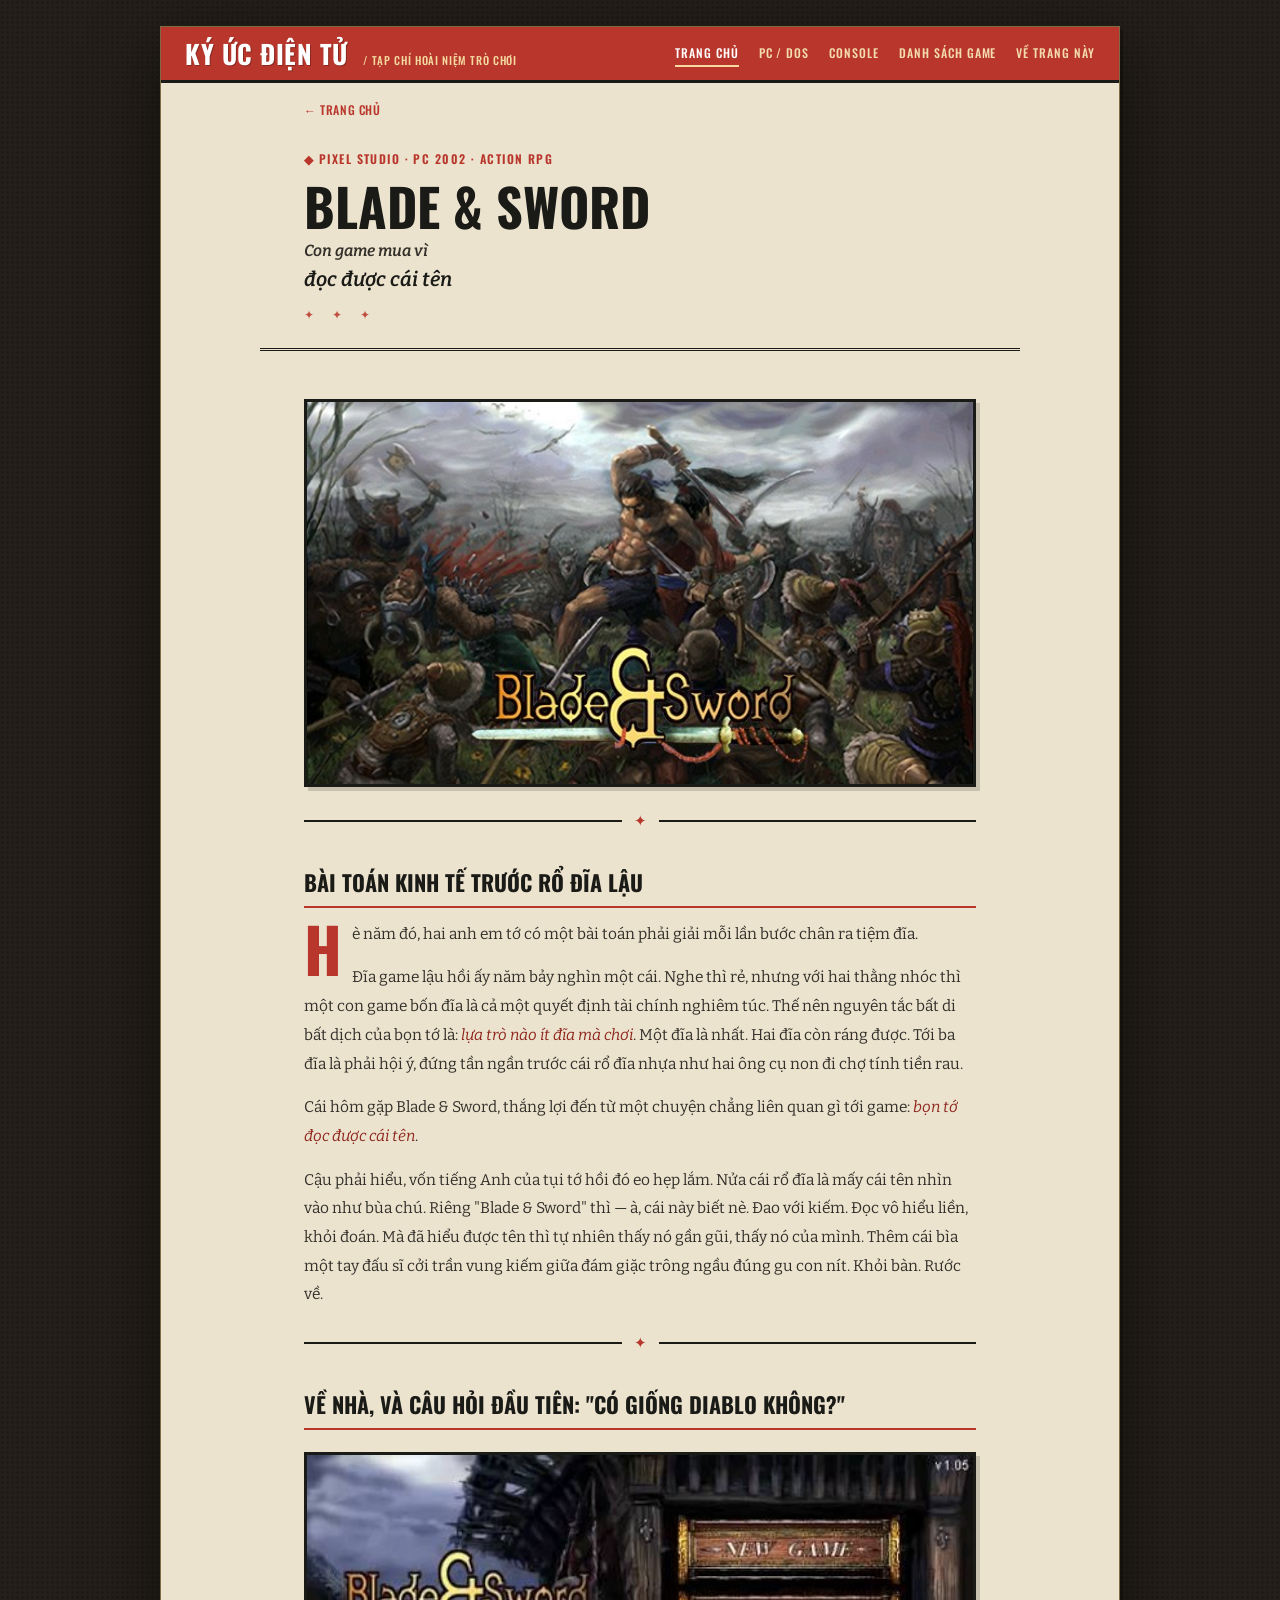
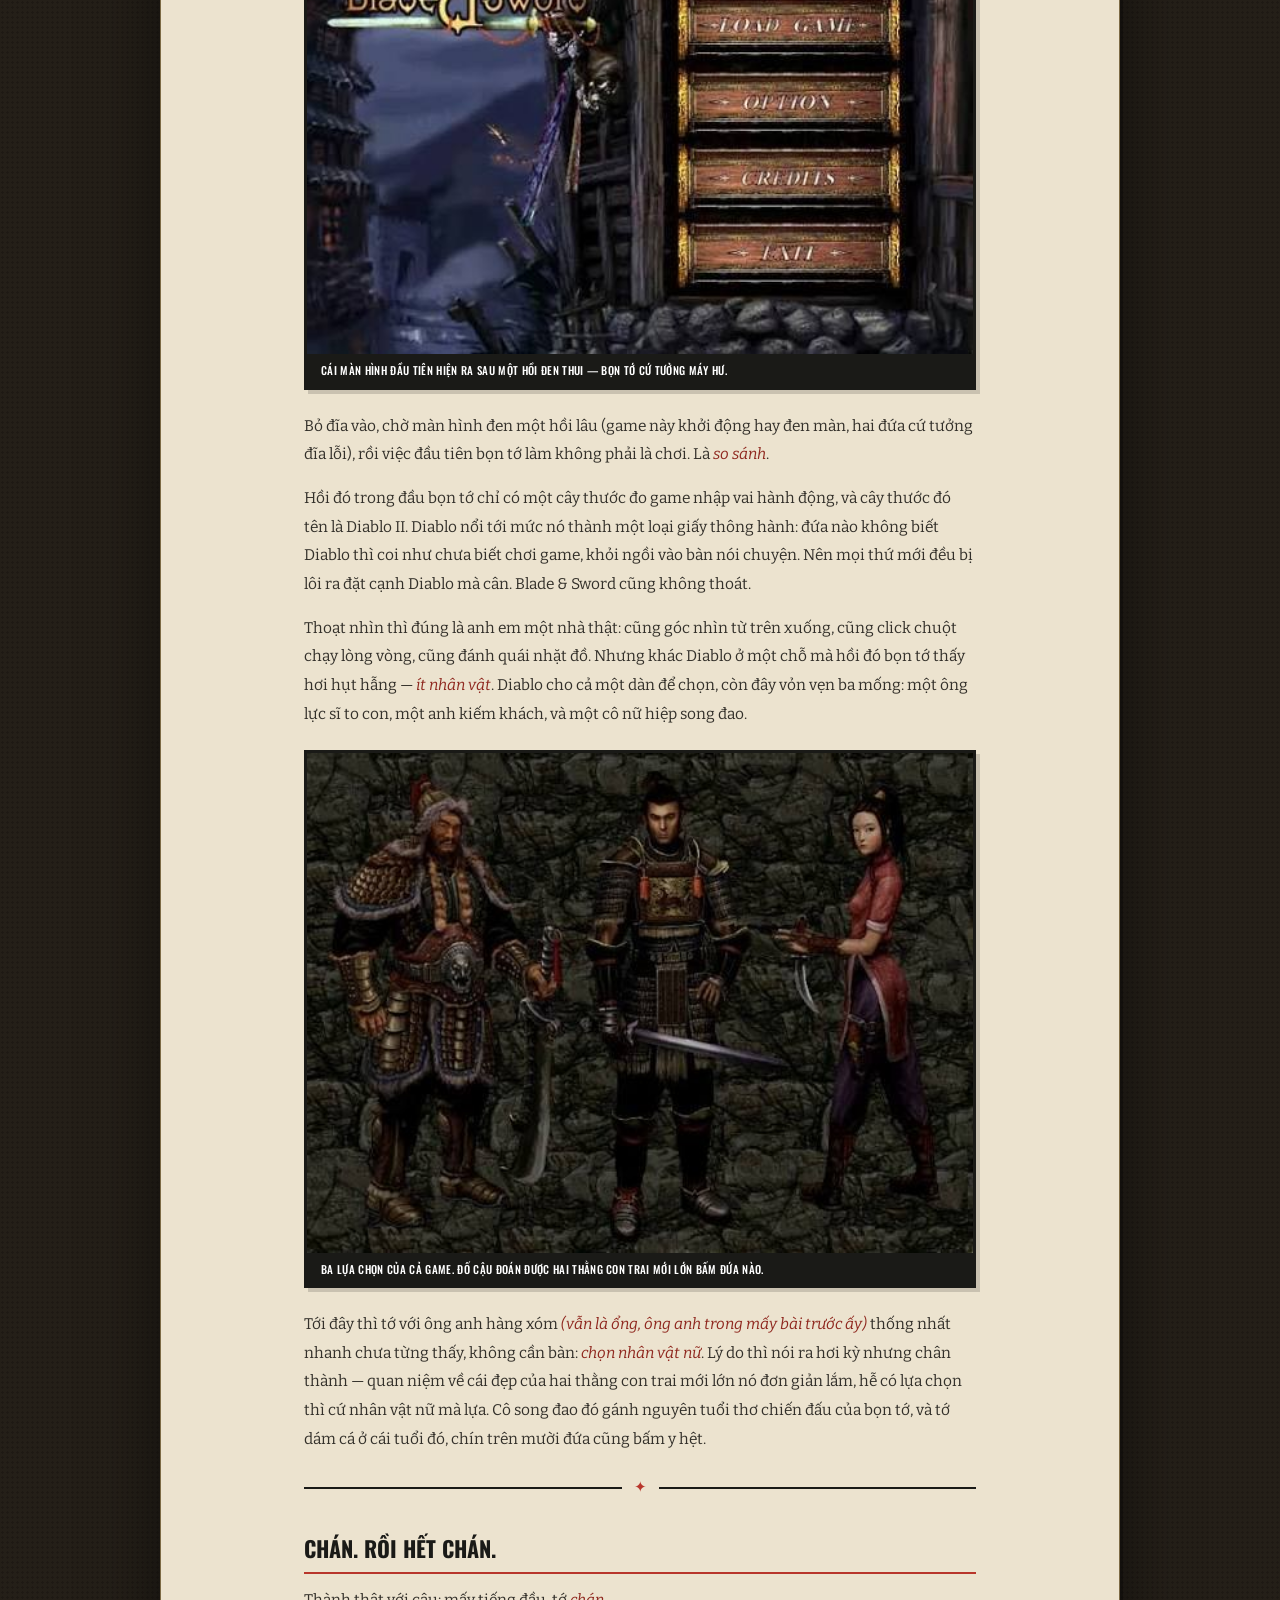
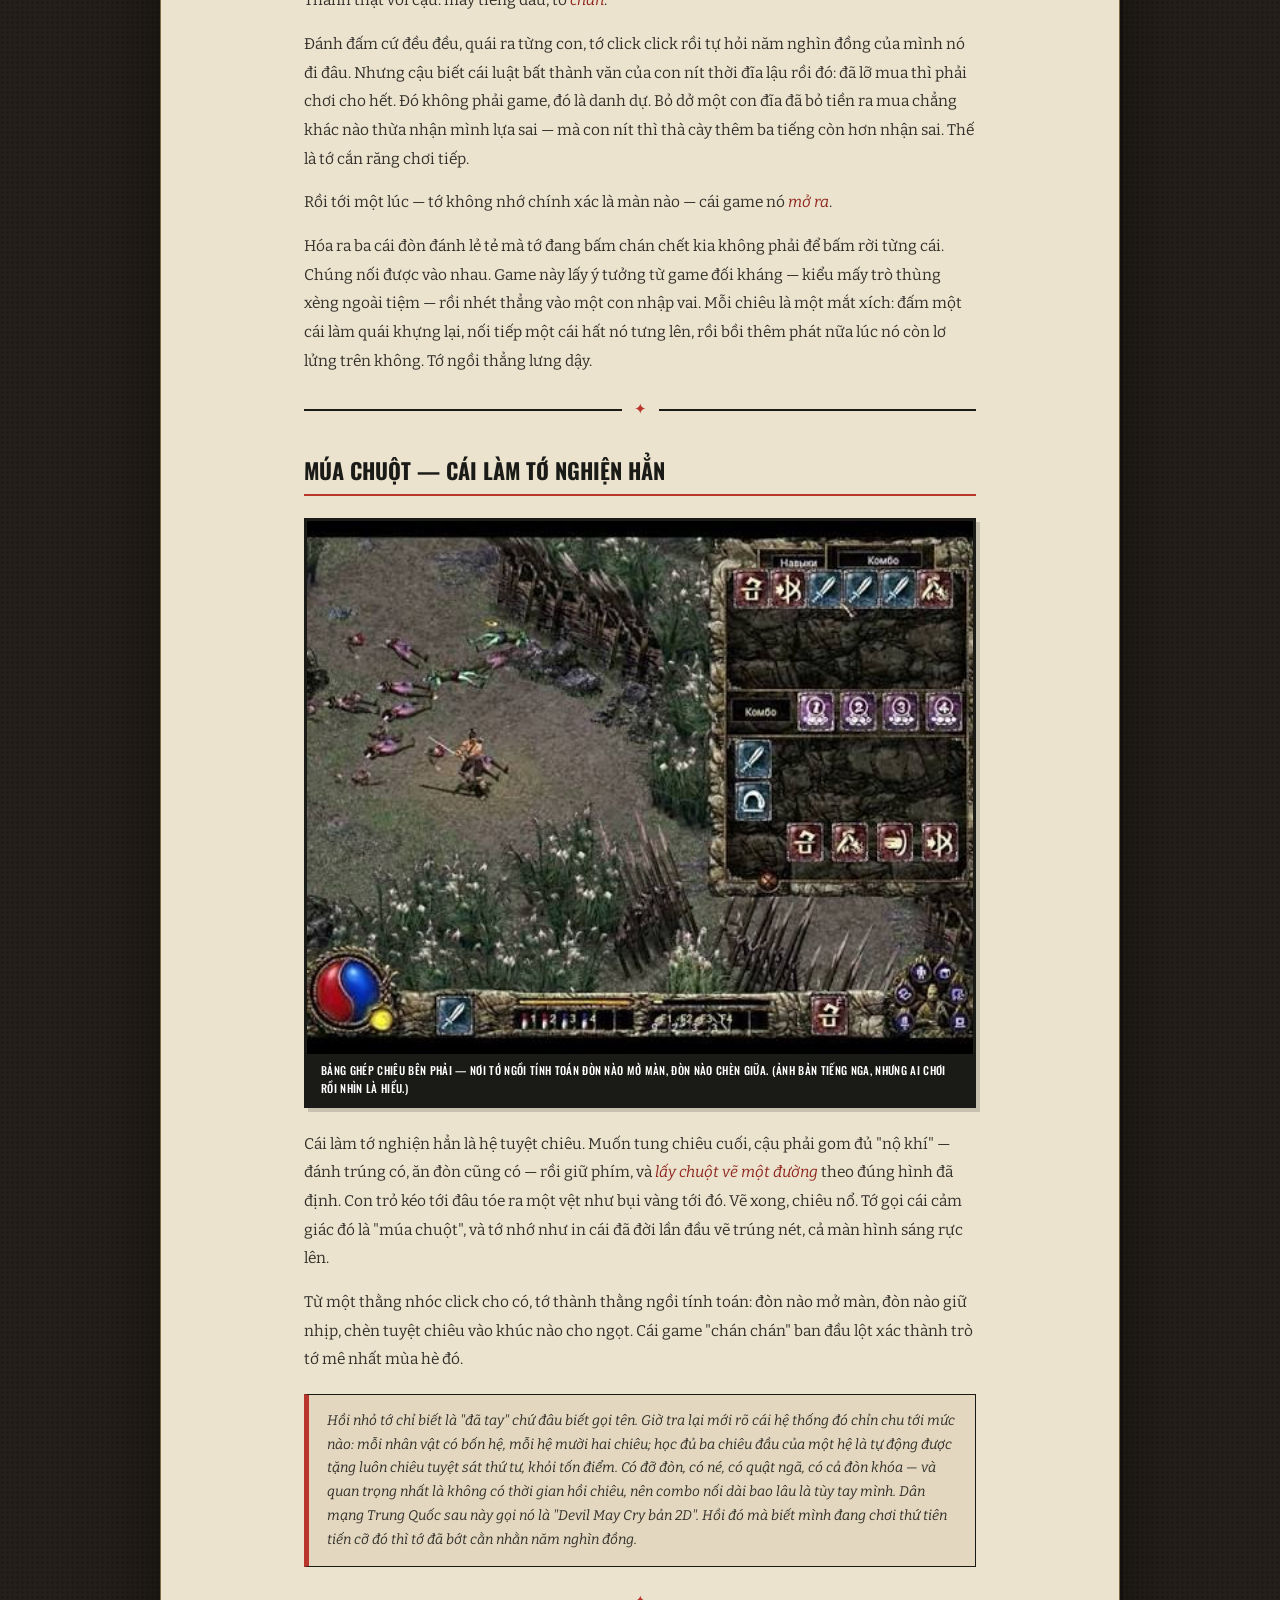
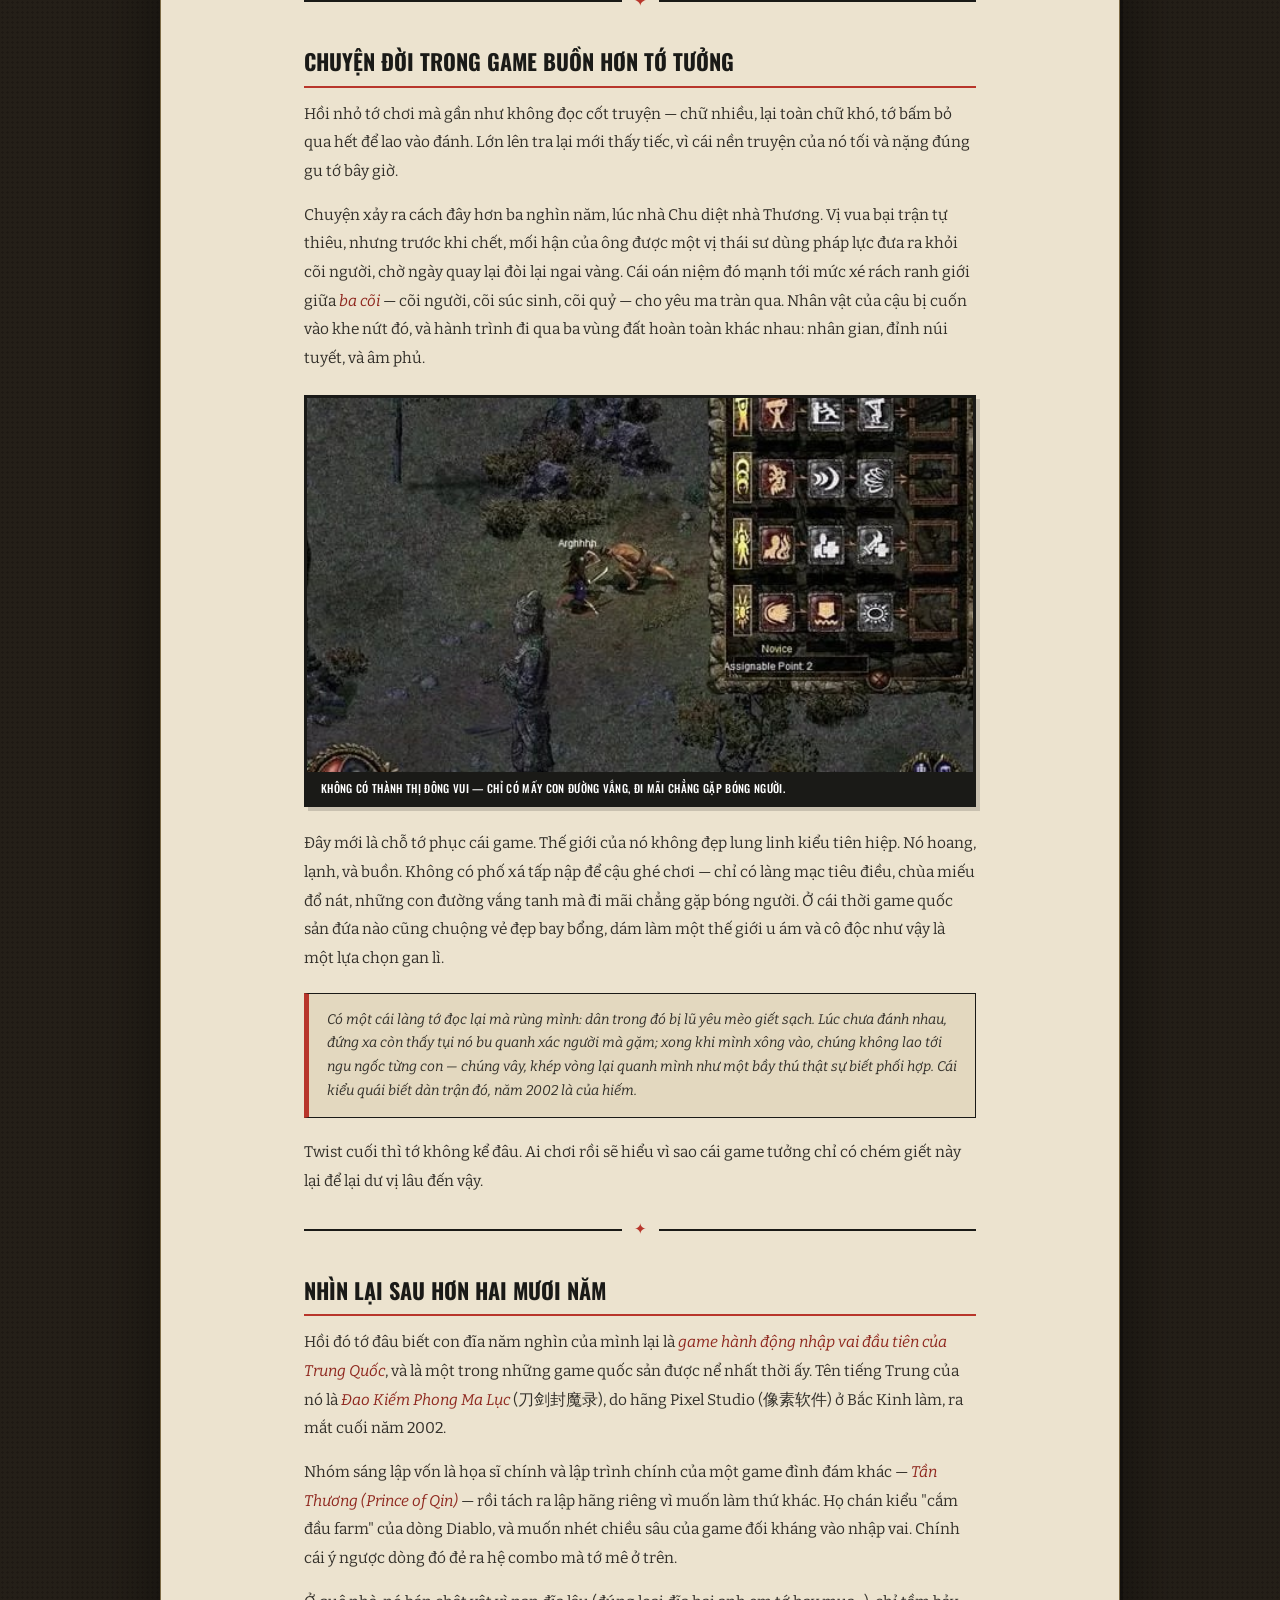
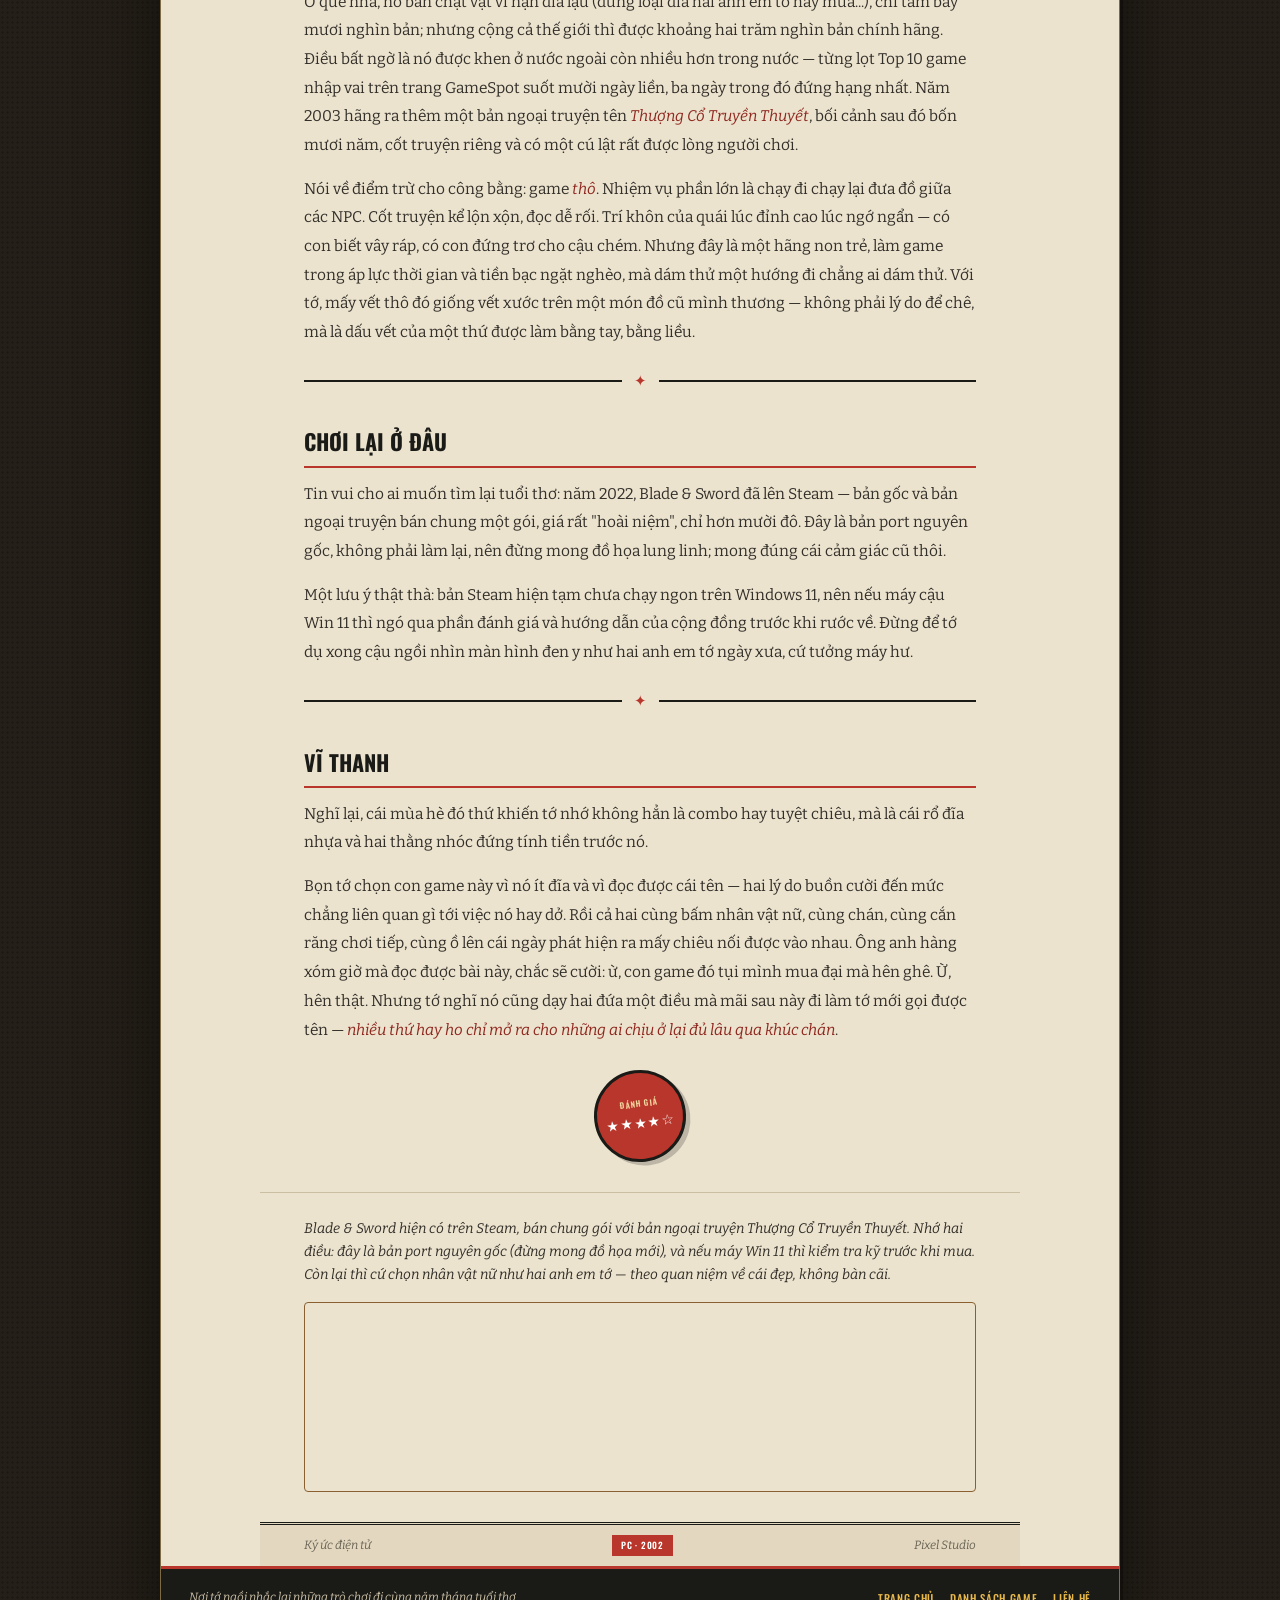
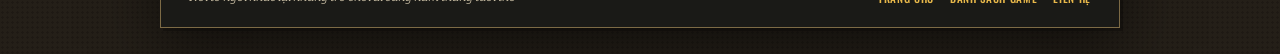
<file: blade.html>
<!DOCTYPE html>
<html lang="vi">
<head>
  <meta charset="UTF-8">
  <meta name="viewport" content="width=device-width, initial-scale=1.0">
  <title>Blade &amp; Sword — Ký ức điện tử</title>
  <link rel="preconnect" href="https://fonts.googleapis.com">
  <link href="https://fonts.googleapis.com/css2?family=Oswald:wght@400;500;600;700&family=Bitter:ital,wght@0,400;0,600;1,400;1,600&display=swap" rel="stylesheet">
  <link rel="stylesheet" href="style.css">
</head>
<body>

<div class="site">

  <!-- ── Nav ── -->
  <header class="topbar">
    <a href="index.html" class="logo">Ký ức điện tử <span>/ Tạp chí hoài niệm trò chơi</span></a>
    <nav>
      <ul>
        <li><a href="index.html" class="active">Trang chủ</a></li>
        <li><a href="#">PC / DOS</a></li>
        <li><a href="#">Console</a></li>
        <li><a href="#">Danh sách game</a></li>
        <li><a href="#">Về trang này</a></li>
      </ul>
    </nav>
  </header>

  <div id="view-blade" class="view active">
    <div style="padding:0;background:transparent;">
    <div class="lw">
      <div class="lc2 tl"></div><div class="lc2 tr"></div>
      <div class="lc2 bl"></div><div class="lc2 br"></div>
      <div class="li">
        <div class="pg">
          <div class="pgi">

            <button class="back" onclick="location.href='index.html'">← Trang chủ</button>

            <div class="ph">
              <div class="ey">Pixel Studio · PC 2002 · Action RPG</div>
              <div class="gtr">
                <span class="gtm">Blade &amp; Sword</span>
              </div>
              <div class="ps1">Con game mua vì</div>
              <div class="ps2">đọc được cái tên</div>
              <div class="ho">✦ ✦ ✦</div>
            </div>

            <div class="pb">

              <div class="imf" style="margin-bottom:20px;"><img src="blade-cover.jpg" alt="Blade &amp; Sword — bìa game"></div>

              <div class="do">✦</div>
              <h2 class="bh">Bài toán kinh tế trước rổ đĩa lậu</h2>

              <p class="bp dc">Hè năm đó, hai anh em tớ có một bài toán phải giải mỗi lần bước chân ra tiệm đĩa.</p>

              <p class="bp">Đĩa game lậu hồi ấy năm bảy nghìn một cái. Nghe thì rẻ, nhưng với hai thằng nhóc thì một con game bốn đĩa là cả một quyết định tài chính nghiêm túc. Thế nên nguyên tắc bất di bất dịch của bọn tớ là: <em>lựa trò nào ít đĩa mà chơi</em>. Một đĩa là nhất. Hai đĩa còn ráng được. Tới ba đĩa là phải hội ý, đứng tần ngần trước cái rổ đĩa nhựa như hai ông cụ non đi chợ tính tiền rau.</p>

              <p class="bp">Cái hôm gặp Blade &amp; Sword, thắng lợi đến từ một chuyện chẳng liên quan gì tới game: <em>bọn tớ đọc được cái tên</em>.</p>

              <p class="bp">Cậu phải hiểu, vốn tiếng Anh của tụi tớ hồi đó eo hẹp lắm. Nửa cái rổ đĩa là mấy cái tên nhìn vào như bùa chú. Riêng "Blade &amp; Sword" thì — à, cái này biết nè. Đao với kiếm. Đọc vô hiểu liền, khỏi đoán. Mà đã hiểu được tên thì tự nhiên thấy nó gần gũi, thấy nó của mình. Thêm cái bìa một tay đấu sĩ cởi trần vung kiếm giữa đám giặc trông ngầu đúng gu con nít. Khỏi bàn. Rước về.</p>

              <div class="do">✦</div>
              <h2 class="bh">Về nhà, và câu hỏi đầu tiên: "Có giống Diablo không?"</h2>

              <div class="imf">
                <img src="blade-menu.jpg" alt="Blade &amp; Sword — màn hình menu chính">
                <div class="imc">Cái màn hình đầu tiên hiện ra sau một hồi đen thui — bọn tớ cứ tưởng máy hư.</div>
              </div>

              <p class="bp">Bỏ đĩa vào, chờ màn hình đen một hồi lâu (game này khởi động hay đen màn, hai đứa cứ tưởng đĩa lỗi), rồi việc đầu tiên bọn tớ làm không phải là chơi. Là <em>so sánh</em>.</p>

              <p class="bp">Hồi đó trong đầu bọn tớ chỉ có một cây thước đo game nhập vai hành động, và cây thước đó tên là Diablo II. Diablo nổi tới mức nó thành một loại giấy thông hành: đứa nào không biết Diablo thì coi như chưa biết chơi game, khỏi ngồi vào bàn nói chuyện. Nên mọi thứ mới đều bị lôi ra đặt cạnh Diablo mà cân. Blade &amp; Sword cũng không thoát.</p>

              <p class="bp">Thoạt nhìn thì đúng là anh em một nhà thật: cũng góc nhìn từ trên xuống, cũng click chuột chạy lòng vòng, cũng đánh quái nhặt đồ. Nhưng khác Diablo ở một chỗ mà hồi đó bọn tớ thấy hơi hụt hẫng — <em>ít nhân vật</em>. Diablo cho cả một dàn để chọn, còn đây vỏn vẹn ba mống: một ông lực sĩ to con, một anh kiếm khách, và một cô nữ hiệp song đao.</p>

              <div class="imf">
                <img src="blade-chars.jpg" alt="Blade &amp; Sword — ba nhân vật chính">
                <div class="imc">Ba lựa chọn của cả game. Đố cậu đoán được hai thằng con trai mới lớn bấm đứa nào.</div>
              </div>

              <p class="bp">Tới đây thì tớ với ông anh hàng xóm <em>(vẫn là ổng, ông anh trong mấy bài trước ấy)</em> thống nhất nhanh chưa từng thấy, không cần bàn: <em>chọn nhân vật nữ</em>. Lý do thì nói ra hơi kỳ nhưng chân thành — quan niệm về cái đẹp của hai thằng con trai mới lớn nó đơn giản lắm, hễ có lựa chọn thì cứ nhân vật nữ mà lựa. Cô song đao đó gánh nguyên tuổi thơ chiến đấu của bọn tớ, và tớ dám cá ở cái tuổi đó, chín trên mười đứa cũng bấm y hệt.</p>

              <div class="do">✦</div>
              <h2 class="bh">Chán. Rồi hết chán.</h2>

              <p class="bp">Thành thật với cậu: mấy tiếng đầu, tớ <em>chán</em>.</p>

              <p class="bp">Đánh đấm cứ đều đều, quái ra từng con, tớ click click rồi tự hỏi năm nghìn đồng của mình nó đi đâu. Nhưng cậu biết cái luật bất thành văn của con nít thời đĩa lậu rồi đó: đã lỡ mua thì phải chơi cho hết. Đó không phải game, đó là danh dự. Bỏ dở một con đĩa đã bỏ tiền ra mua chẳng khác nào thừa nhận mình lựa sai — mà con nít thì thà cày thêm ba tiếng còn hơn nhận sai. Thế là tớ cắn răng chơi tiếp.</p>

              <p class="bp">Rồi tới một lúc — tớ không nhớ chính xác là màn nào — cái game nó <em>mở ra</em>.</p>

              <p class="bp">Hóa ra ba cái đòn đánh lẻ tẻ mà tớ đang bấm chán chết kia không phải để bấm rời từng cái. Chúng nối được vào nhau. Game này lấy ý tưởng từ game đối kháng — kiểu mấy trò thùng xèng ngoài tiệm — rồi nhét thẳng vào một con nhập vai. Mỗi chiêu là một mắt xích: đấm một cái làm quái khựng lại, nối tiếp một cái hất nó tưng lên, rồi bồi thêm phát nữa lúc nó còn lơ lửng trên không. Tớ ngồi thẳng lưng dậy.</p>

              <div class="do">✦</div>
              <h2 class="bh">Múa chuột — cái làm tớ nghiện hẳn</h2>

              <div class="imf">
                <img src="blade-combat.jpg" alt="Blade &amp; Sword — hệ thống ghép combo">
                <div class="imc">Bảng ghép chiêu bên phải — nơi tớ ngồi tính toán đòn nào mở màn, đòn nào chèn giữa. (Ảnh bản tiếng Nga, nhưng ai chơi rồi nhìn là hiểu.)</div>
              </div>

              <p class="bp">Cái làm tớ nghiện hẳn là hệ tuyệt chiêu. Muốn tung chiêu cuối, cậu phải gom đủ "nộ khí" — đánh trúng có, ăn đòn cũng có — rồi giữ phím, và <em>lấy chuột vẽ một đường</em> theo đúng hình đã định. Con trỏ kéo tới đâu tóe ra một vệt như bụi vàng tới đó. Vẽ xong, chiêu nổ. Tớ gọi cái cảm giác đó là "múa chuột", và tớ nhớ như in cái đã đời lần đầu vẽ trúng nét, cả màn hình sáng rực lên.</p>

              <p class="bp">Từ một thằng nhóc click cho có, tớ thành thằng ngồi tính toán: đòn nào mở màn, đòn nào giữ nhịp, chèn tuyệt chiêu vào khúc nào cho ngọt. Cái game "chán chán" ban đầu lột xác thành trò tớ mê nhất mùa hè đó.</p>

              <div class="an"><p>Hồi nhỏ tớ chỉ biết là "đã tay" chứ đâu biết gọi tên. Giờ tra lại mới rõ cái hệ thống đó chỉn chu tới mức nào: mỗi nhân vật có bốn hệ, mỗi hệ mười hai chiêu; học đủ ba chiêu đầu của một hệ là <em>tự động</em> được tặng luôn chiêu tuyệt sát thứ tư, khỏi tốn điểm. Có đỡ đòn, có né, có quật ngã, có cả đòn khóa — và quan trọng nhất là <em>không có thời gian hồi chiêu</em>, nên combo nối dài bao lâu là tùy tay mình. Dân mạng Trung Quốc sau này gọi nó là "Devil May Cry bản 2D". Hồi đó mà biết mình đang chơi thứ tiên tiến cỡ đó thì tớ đã bớt cằn nhằn năm nghìn đồng.</p></div>

              <div class="do">✦</div>
              <h2 class="bh">Chuyện đời trong game buồn hơn tớ tưởng</h2>

              <p class="bp">Hồi nhỏ tớ chơi mà gần như không đọc cốt truyện — chữ nhiều, lại toàn chữ khó, tớ bấm bỏ qua hết để lao vào đánh. Lớn lên tra lại mới thấy tiếc, vì cái nền truyện của nó tối và nặng đúng gu tớ bây giờ.</p>

              <p class="bp">Chuyện xảy ra cách đây hơn ba nghìn năm, lúc nhà Chu diệt nhà Thương. Vị vua bại trận tự thiêu, nhưng trước khi chết, mối hận của ông được một vị thái sư dùng pháp lực đưa ra khỏi cõi người, chờ ngày quay lại đòi lại ngai vàng. Cái oán niệm đó mạnh tới mức xé rách ranh giới giữa <em>ba cõi</em> — cõi người, cõi súc sinh, cõi quỷ — cho yêu ma tràn qua. Nhân vật của cậu bị cuốn vào khe nứt đó, và hành trình đi qua ba vùng đất hoàn toàn khác nhau: nhân gian, đỉnh núi tuyết, và âm phủ.</p>

              <div class="imf">
                <img src="blade-gameplay.jpg" alt="Blade &amp; Sword — cảnh trong thế giới tối">
                <div class="imc">Không có thành thị đông vui — chỉ có mấy con đường vắng, đi mãi chẳng gặp bóng người.</div>
              </div>

              <p class="bp">Đây mới là chỗ tớ phục cái game. Thế giới của nó không đẹp lung linh kiểu tiên hiệp. Nó hoang, lạnh, và buồn. Không có phố xá tấp nập để cậu ghé chơi — chỉ có làng mạc tiêu điều, chùa miếu đổ nát, những con đường vắng tanh mà đi mãi chẳng gặp bóng người. Ở cái thời game quốc sản đứa nào cũng chuộng vẻ đẹp bay bổng, dám làm một thế giới u ám và cô độc như vậy là một lựa chọn gan lì.</p>

              <div class="an"><p>Có một cái làng tớ đọc lại mà rùng mình: dân trong đó bị lũ yêu mèo giết sạch. Lúc chưa đánh nhau, đứng xa còn thấy tụi nó bu quanh xác người mà gặm; xong khi mình xông vào, chúng không lao tới ngu ngốc từng con — chúng <em>vây</em>, khép vòng lại quanh mình như một bầy thú thật sự biết phối hợp. Cái kiểu quái biết dàn trận đó, năm 2002 là của hiếm.</p></div>

              <p class="bp">Twist cuối thì tớ không kể đâu. Ai chơi rồi sẽ hiểu vì sao cái game tưởng chỉ có chém giết này lại để lại dư vị lâu đến vậy.</p>

              <div class="do">✦</div>
              <h2 class="bh">Nhìn lại sau hơn hai mươi năm</h2>

              <p class="bp">Hồi đó tớ đâu biết con đĩa năm nghìn của mình lại là <em>game hành động nhập vai đầu tiên của Trung Quốc</em>, và là một trong những game quốc sản được nể nhất thời ấy. Tên tiếng Trung của nó là <em>Đao Kiếm Phong Ma Lục</em> (刀剑封魔录), do hãng Pixel Studio (像素软件) ở Bắc Kinh làm, ra mắt cuối năm 2002.</p>

              <p class="bp">Nhóm sáng lập vốn là họa sĩ chính và lập trình chính của một game đình đám khác — <em>Tần Thương (Prince of Qin)</em> — rồi tách ra lập hãng riêng vì muốn làm thứ khác. Họ chán kiểu "cắm đầu farm" của dòng Diablo, và muốn nhét chiều sâu của game đối kháng vào nhập vai. Chính cái ý ngược dòng đó đẻ ra hệ combo mà tớ mê ở trên.</p>

              <p class="bp">Ở quê nhà, nó bán chật vật vì nạn đĩa lậu (đúng loại đĩa hai anh em tớ hay mua...), chỉ tầm bảy mươi nghìn bản; nhưng cộng cả thế giới thì được khoảng hai trăm nghìn bản chính hãng. Điều bất ngờ là nó được khen ở nước ngoài còn nhiều hơn trong nước — từng lọt Top 10 game nhập vai trên trang GameSpot suốt mười ngày liền, ba ngày trong đó đứng hạng nhất. Năm 2003 hãng ra thêm một bản ngoại truyện tên <em>Thượng Cổ Truyền Thuyết</em>, bối cảnh sau đó bốn mươi năm, cốt truyện riêng và có một cú lật rất được lòng người chơi.</p>

              <p class="bp">Nói về điểm trừ cho công bằng: game <em>thô</em>. Nhiệm vụ phần lớn là chạy đi chạy lại đưa đồ giữa các NPC. Cốt truyện kể lộn xộn, đọc dễ rối. Trí khôn của quái lúc đỉnh cao lúc ngớ ngẩn — có con biết vây ráp, có con đứng trơ cho cậu chém. Nhưng đây là một hãng non trẻ, làm game trong áp lực thời gian và tiền bạc ngặt nghèo, mà dám thử một hướng đi chẳng ai dám thử. Với tớ, mấy vết thô đó giống vết xước trên một món đồ cũ mình thương — không phải lý do để chê, mà là dấu vết của một thứ được làm bằng tay, bằng liều.</p>

              <div class="do">✦</div>
              <h2 class="bh">Chơi lại ở đâu</h2>

              <p class="bp">Tin vui cho ai muốn tìm lại tuổi thơ: năm 2022, Blade &amp; Sword đã lên Steam — bản gốc và bản ngoại truyện bán chung một gói, giá rất "hoài niệm", chỉ hơn mười đô. Đây là bản port nguyên gốc, không phải làm lại, nên đừng mong đồ họa lung linh; mong đúng cái cảm giác cũ thôi.</p>

              <p class="bp">Một lưu ý thật thà: bản Steam hiện tạm chưa chạy ngon trên Windows 11, nên nếu máy cậu Win 11 thì ngó qua phần đánh giá và hướng dẫn của cộng đồng trước khi rước về. Đừng để tớ dụ xong cậu ngồi nhìn màn hình đen y như hai anh em tớ ngày xưa, cứ tưởng máy hư.</p>

              <div class="do">✦</div>
              <h2 class="bh">Vĩ thanh</h2>

              <p class="bp">Nghĩ lại, cái mùa hè đó thứ khiến tớ nhớ không hẳn là combo hay tuyệt chiêu, mà là cái rổ đĩa nhựa và hai thằng nhóc đứng tính tiền trước nó.</p>

              <p class="bp">Bọn tớ chọn con game này vì nó ít đĩa và vì đọc được cái tên — hai lý do buồn cười đến mức chẳng liên quan gì tới việc nó hay dở. Rồi cả hai cùng bấm nhân vật nữ, cùng chán, cùng cắn răng chơi tiếp, cùng ồ lên cái ngày phát hiện ra mấy chiêu nối được vào nhau. Ông anh hàng xóm giờ mà đọc được bài này, chắc sẽ cười: ừ, con game đó tụi mình mua đại mà hên ghê. Ừ, hên thật. Nhưng tớ nghĩ nó cũng dạy hai đứa một điều mà mãi sau này đi làm tớ mới gọi được tên — <em>nhiều thứ hay ho chỉ mở ra cho những ai chịu ở lại đủ lâu qua khúc chán</em>.</p>

              <div class="rs">
                <span class="rl">Đánh giá</span>
                <span class="rr">★★★★☆</span>
              </div>

            </div>

            <div class="sf">
              <p>Blade &amp; Sword hiện có trên Steam, bán chung gói với bản ngoại truyện <em>Thượng Cổ Truyền Thuyết</em>. Nhớ hai điều: đây là bản port nguyên gốc (đừng mong đồ họa mới), và nếu máy Win 11 thì kiểm tra kỹ trước khi mua. Còn lại thì cứ chọn nhân vật nữ như hai anh em tớ — theo quan niệm về cái đẹp, không bàn cãi.</p>
              <iframe src="https://store.steampowered.com/widget/1792820/" frameborder="0" width="100%" height="190" style="display:block;border-radius:4px;border:1px solid #8a6030;"></iframe>
            </div>

            <div class="pf">
              <span class="pft">Ký ức điện tử</span>
              <span class="pfb">PC · 2002</span>
              <span class="pft">Pixel Studio</span>
            </div>

          </div>
        </div>
      </div>
    </div>
    </div>
  </div>

  <!-- ── Footer ── -->
  <footer class="site-footer">
    <span>Nơi tớ ngồi nhắc lại những trò chơi đi cùng năm tháng tuổi thơ</span>
    <nav style="display:flex;gap:16px;">
      <a href="index.html">Trang chủ</a>
      <a href="#">Danh sách game</a>
      <a href="#">Liên hệ</a>
    </nav>
  </footer>

</div>

</body>
</html>
</file>
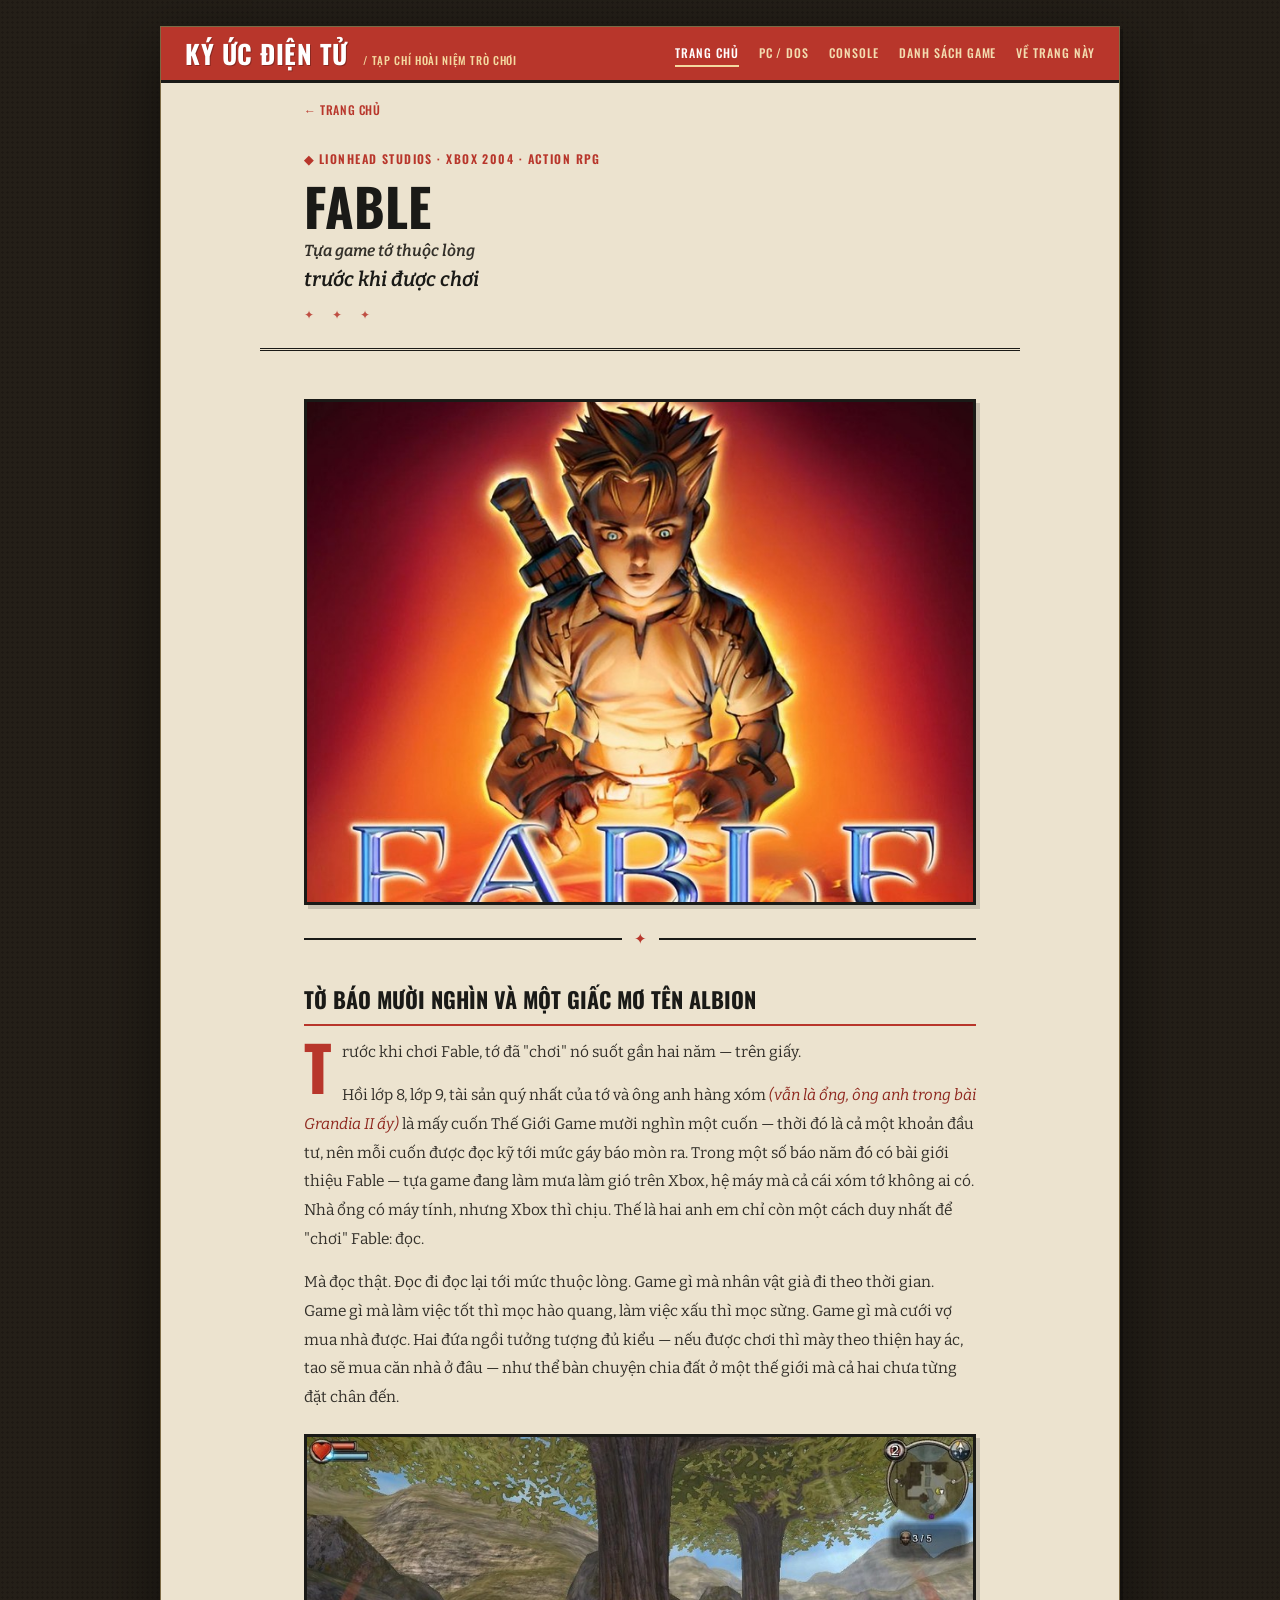
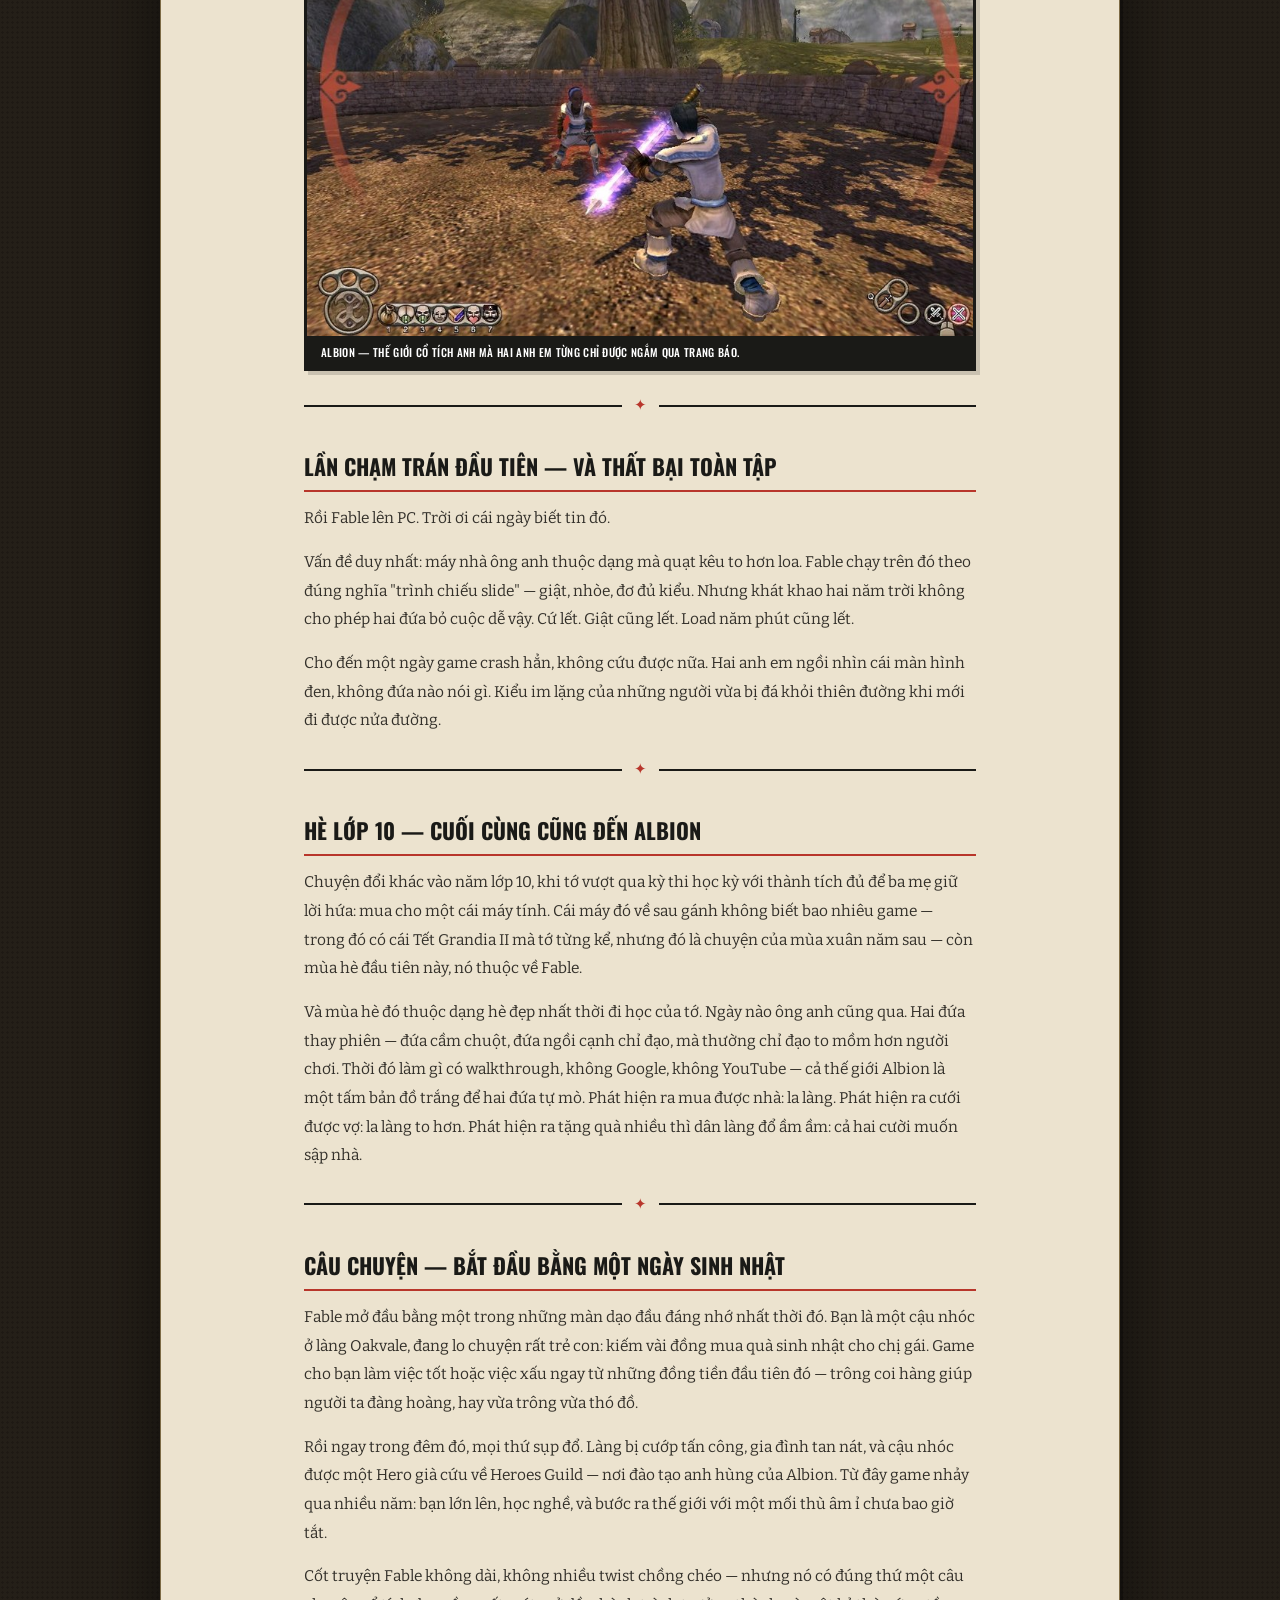
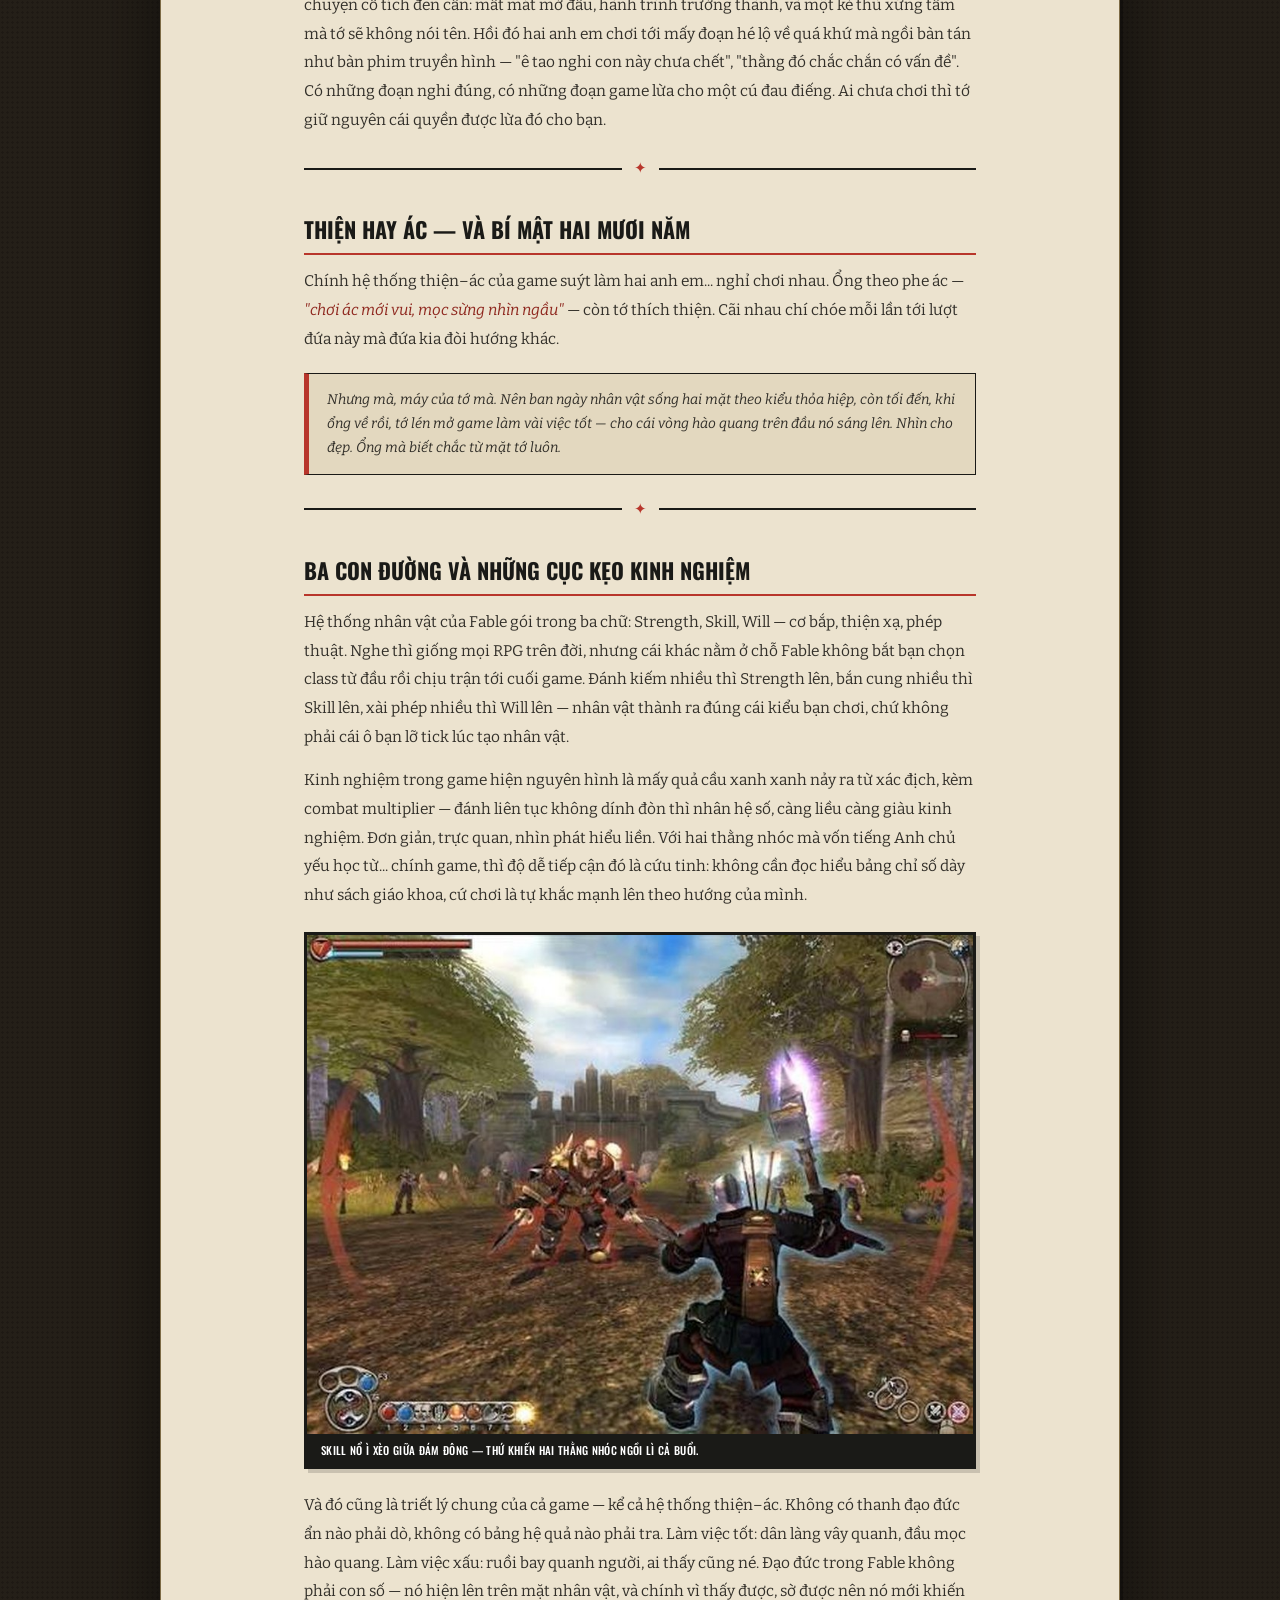
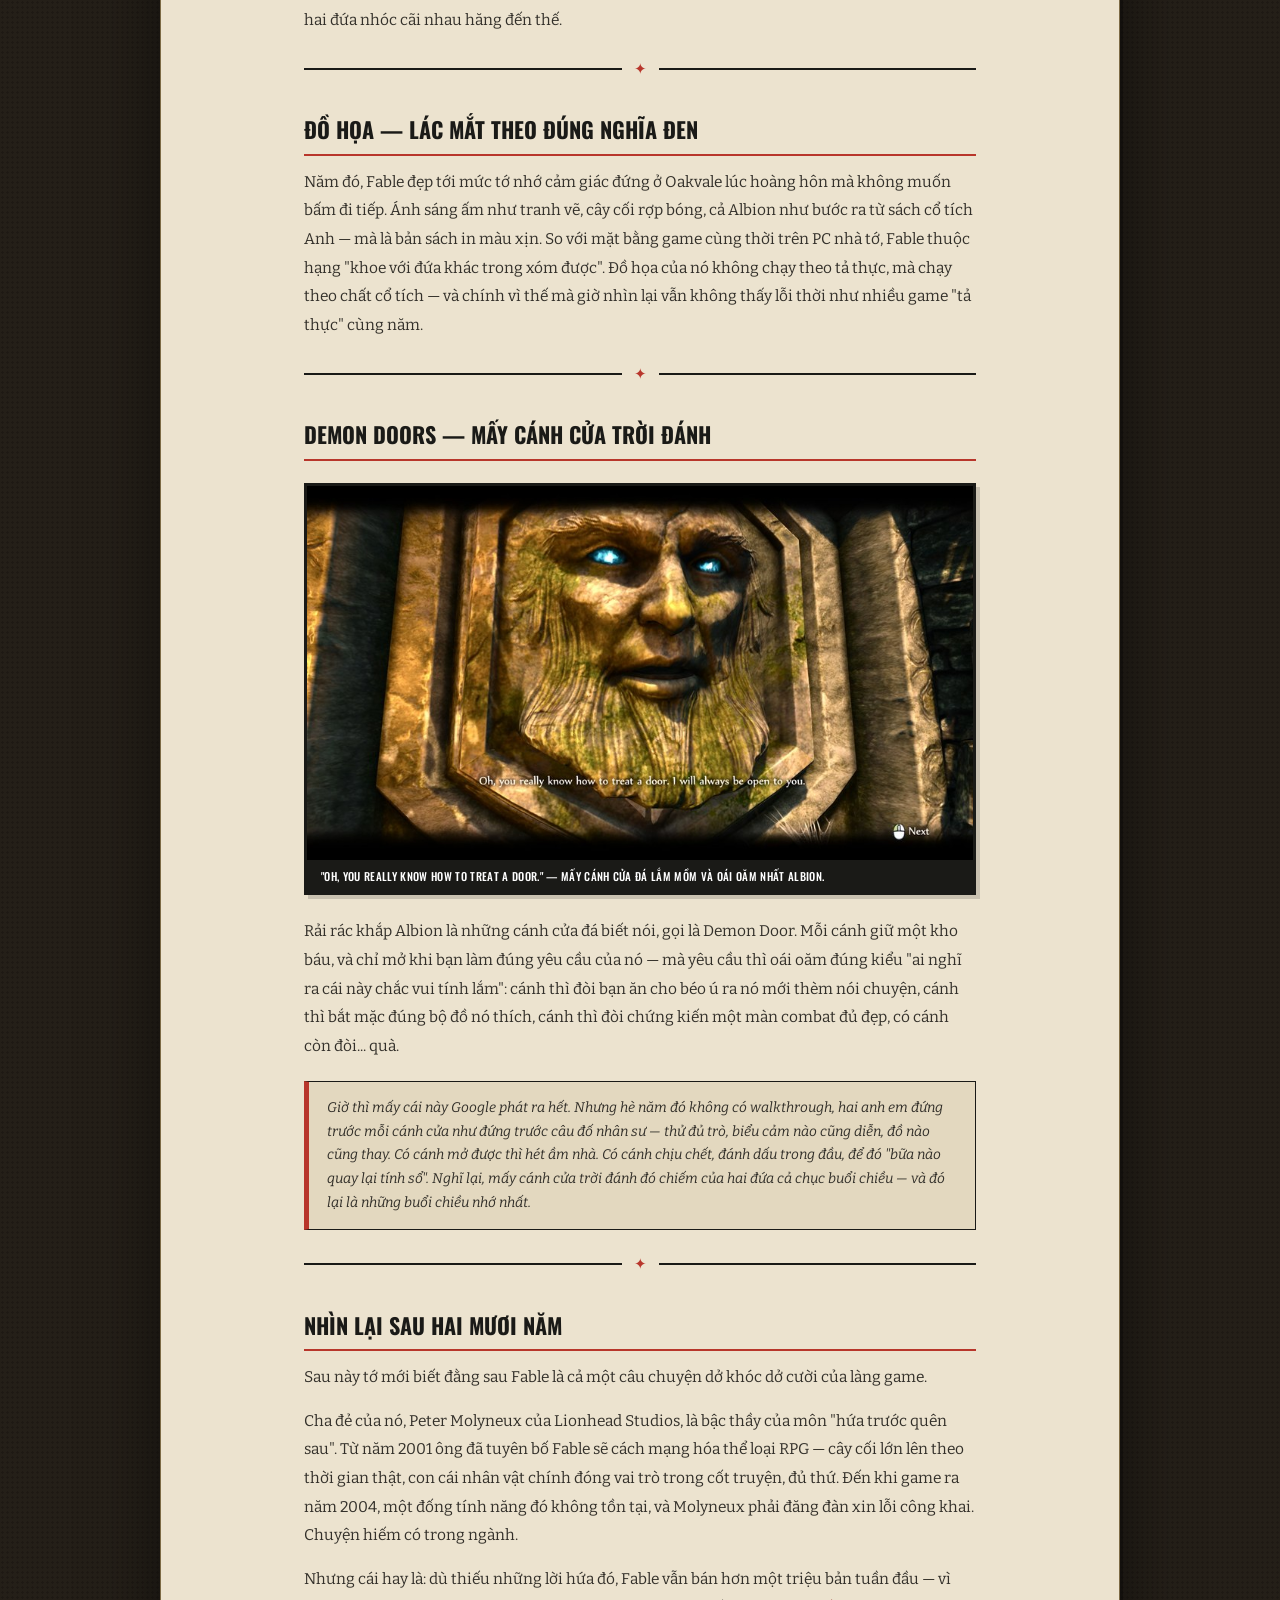
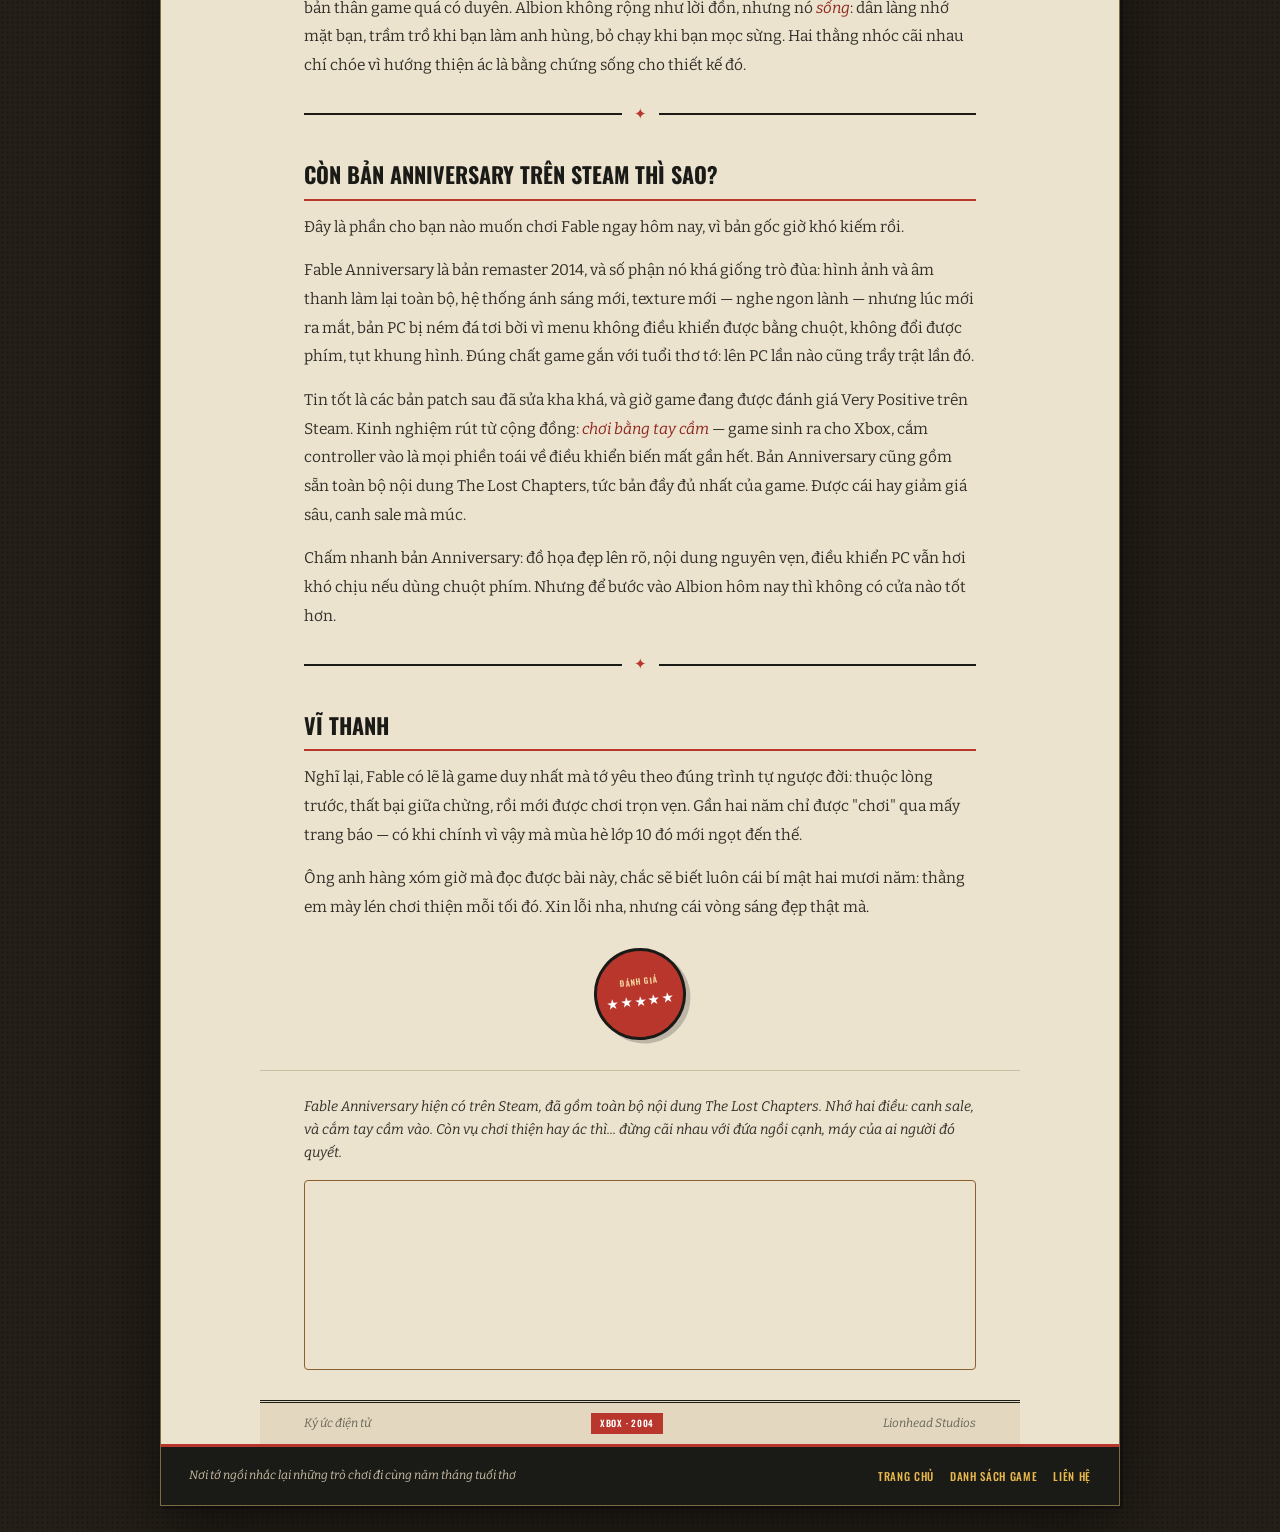
<file: fable.html>
<!DOCTYPE html>
<html lang="vi">
<head>
  <meta charset="UTF-8">
  <meta name="viewport" content="width=device-width, initial-scale=1.0">
  <title>Fable — Ký ức điện tử</title>
  <link rel="preconnect" href="https://fonts.googleapis.com">
  <link href="https://fonts.googleapis.com/css2?family=Oswald:wght@400;500;600;700&family=Bitter:ital,wght@0,400;0,600;1,400;1,600&display=swap" rel="stylesheet">
  <link rel="stylesheet" href="style.css">
</head>
<body>

<div class="site">

  <!-- ── Nav ── -->
  <header class="topbar">
    <a href="index.html" class="logo">Ký ức điện tử <span>/ Tạp chí hoài niệm trò chơi</span></a>
    <nav>
      <ul>
        <li><a href="index.html" class="active">Trang chủ</a></li>
        <li><a href="#">PC / DOS</a></li>
        <li><a href="#">Console</a></li>
        <li><a href="#">Danh sách game</a></li>
        <li><a href="#">Về trang này</a></li>
      </ul>
    </nav>
  </header>

  <div id="view-fable" class="view active">
    <div style="padding:0;background:transparent;">
    <div class="lw">
      <div class="lc2 tl"></div><div class="lc2 tr"></div>
      <div class="lc2 bl"></div><div class="lc2 br"></div>
      <div class="li">
        <div class="pg">
          <div class="pgi">

            <button class="back" onclick="location.href='index.html'">← Trang chủ</button>

            <div class="ph">
              <div class="ey">Lionhead Studios · Xbox 2004 · Action RPG</div>
              <div class="gtr">
                <span class="gtm">Fable</span>
              </div>
              <div class="ps1">Tựa game tớ thuộc lòng</div>
              <div class="ps2">trước khi được chơi</div>
              <div class="ho">✦ ✦ ✦</div>
            </div>

            <div class="pb">

              <div class="imf" style="margin-bottom:20px;"><img src="fable-cover.jpg" alt="Fable — poster"></div>

              <div class="do">✦</div>
              <h2 class="bh">Tờ báo mười nghìn và một giấc mơ tên Albion</h2>

              <p class="bp dc">Trước khi chơi Fable, tớ đã "chơi" nó suốt gần hai năm — trên giấy.</p>

              <p class="bp">Hồi lớp 8, lớp 9, tài sản quý nhất của tớ và ông anh hàng xóm <em>(vẫn là ổng, ông anh trong bài Grandia II ấy)</em> là mấy cuốn Thế Giới Game mười nghìn một cuốn — thời đó là cả một khoản đầu tư, nên mỗi cuốn được đọc kỹ tới mức gáy báo mòn ra. Trong một số báo năm đó có bài giới thiệu Fable — tựa game đang làm mưa làm gió trên Xbox, hệ máy mà cả cái xóm tớ không ai có. Nhà ổng có máy tính, nhưng Xbox thì chịu. Thế là hai anh em chỉ còn một cách duy nhất để "chơi" Fable: đọc.</p>

              <p class="bp">Mà đọc thật. Đọc đi đọc lại tới mức thuộc lòng. Game gì mà nhân vật già đi theo thời gian. Game gì mà làm việc tốt thì mọc hào quang, làm việc xấu thì mọc sừng. Game gì mà cưới vợ mua nhà được. Hai đứa ngồi tưởng tượng đủ kiểu — nếu được chơi thì mày theo thiện hay ác, tao sẽ mua căn nhà ở đâu — như thể bàn chuyện chia đất ở một thế giới mà cả hai chưa từng đặt chân đến.</p>

              <div class="imf">
                <img src="fable-story.jpg" alt="Fable — đấu kiếm ở Albion">
                <div class="imc">Albion — thế giới cổ tích Anh mà hai anh em từng chỉ được ngắm qua trang báo.</div>
              </div>

              <div class="do">✦</div>
              <h2 class="bh">Lần chạm trán đầu tiên — và thất bại toàn tập</h2>

              <p class="bp">Rồi Fable lên PC. Trời ơi cái ngày biết tin đó.</p>

              <p class="bp">Vấn đề duy nhất: máy nhà ông anh thuộc dạng mà quạt kêu to hơn loa. Fable chạy trên đó theo đúng nghĩa "trình chiếu slide" — giật, nhòe, đơ đủ kiểu. Nhưng khát khao hai năm trời không cho phép hai đứa bỏ cuộc dễ vậy. Cứ lết. Giật cũng lết. Load năm phút cũng lết.</p>

              <p class="bp">Cho đến một ngày game crash hẳn, không cứu được nữa. Hai anh em ngồi nhìn cái màn hình đen, không đứa nào nói gì. Kiểu im lặng của những người vừa bị đá khỏi thiên đường khi mới đi được nửa đường.</p>

              <div class="do">✦</div>
              <h2 class="bh">Hè lớp 10 — cuối cùng cũng đến Albion</h2>

              <p class="bp">Chuyện đổi khác vào năm lớp 10, khi tớ vượt qua kỳ thi học kỳ với thành tích đủ để ba mẹ giữ lời hứa: mua cho một cái máy tính. Cái máy đó về sau gánh không biết bao nhiêu game — trong đó có cái Tết Grandia II mà tớ từng kể, nhưng đó là chuyện của mùa xuân năm sau — còn mùa hè đầu tiên này, nó thuộc về Fable.</p>

              <p class="bp">Và mùa hè đó thuộc dạng hè đẹp nhất thời đi học của tớ. Ngày nào ông anh cũng qua. Hai đứa thay phiên — đứa cầm chuột, đứa ngồi cạnh chỉ đạo, mà thường chỉ đạo to mồm hơn người chơi. Thời đó làm gì có walkthrough, không Google, không YouTube — cả thế giới Albion là một tấm bản đồ trắng để hai đứa tự mò. Phát hiện ra mua được nhà: la làng. Phát hiện ra cưới được vợ: la làng to hơn. Phát hiện ra tặng quà nhiều thì dân làng đổ ầm ầm: cả hai cười muốn sập nhà.</p>

              <div class="do">✦</div>
              <h2 class="bh">Câu chuyện — bắt đầu bằng một ngày sinh nhật</h2>

              <p class="bp">Fable mở đầu bằng một trong những màn dạo đầu đáng nhớ nhất thời đó. Bạn là một cậu nhóc ở làng Oakvale, đang lo chuyện rất trẻ con: kiếm vài đồng mua quà sinh nhật cho chị gái. Game cho bạn làm việc tốt hoặc việc xấu ngay từ những đồng tiền đầu tiên đó — trông coi hàng giúp người ta đàng hoàng, hay vừa trông vừa thó đồ.</p>

              <p class="bp">Rồi ngay trong đêm đó, mọi thứ sụp đổ. Làng bị cướp tấn công, gia đình tan nát, và cậu nhóc được một Hero già cứu về Heroes Guild — nơi đào tạo anh hùng của Albion. Từ đây game nhảy qua nhiều năm: bạn lớn lên, học nghề, và bước ra thế giới với một mối thù âm ỉ chưa bao giờ tắt.</p>

              <p class="bp">Cốt truyện Fable không dài, không nhiều twist chồng chéo — nhưng nó có đúng thứ một câu chuyện cổ tích đen cần: mất mát mở đầu, hành trình trưởng thành, và một kẻ thù xứng tầm mà tớ sẽ không nói tên. Hồi đó hai anh em chơi tới mấy đoạn hé lộ về quá khứ mà ngồi bàn tán như bàn phim truyền hình — "ê tao nghi con này chưa chết", "thằng đó chắc chắn có vấn đề". Có những đoạn nghi đúng, có những đoạn game lừa cho một cú đau điếng. Ai chưa chơi thì tớ giữ nguyên cái quyền được lừa đó cho bạn.</p>

              <div class="do">✦</div>
              <h2 class="bh">Thiện hay ác — và bí mật hai mươi năm</h2>

              <p class="bp">Chính hệ thống thiện–ác của game suýt làm hai anh em... nghỉ chơi nhau. Ổng theo phe ác — <em>"chơi ác mới vui, mọc sừng nhìn ngầu"</em> — còn tớ thích thiện. Cãi nhau chí chóe mỗi lần tới lượt đứa này mà đứa kia đòi hướng khác.</p>

              <div class="an"><p>Nhưng mà, máy của tớ mà. Nên ban ngày nhân vật sống hai mặt theo kiểu thỏa hiệp, còn tối đến, khi ổng về rồi, tớ lén mở game làm vài việc tốt — cho cái vòng hào quang trên đầu nó sáng lên. Nhìn cho đẹp. Ổng mà biết chắc từ mặt tớ luôn.</p></div>

              <div class="do">✦</div>
              <h2 class="bh">Ba con đường và những cục kẹo kinh nghiệm</h2>

              <p class="bp">Hệ thống nhân vật của Fable gói trong ba chữ: Strength, Skill, Will — cơ bắp, thiện xạ, phép thuật. Nghe thì giống mọi RPG trên đời, nhưng cái khác nằm ở chỗ Fable không bắt bạn chọn class từ đầu rồi chịu trận tới cuối game. Đánh kiếm nhiều thì Strength lên, bắn cung nhiều thì Skill lên, xài phép nhiều thì Will lên — nhân vật thành ra đúng cái kiểu bạn chơi, chứ không phải cái ô bạn lỡ tick lúc tạo nhân vật.</p>

              <p class="bp">Kinh nghiệm trong game hiện nguyên hình là mấy quả cầu xanh xanh nảy ra từ xác địch, kèm combat multiplier — đánh liên tục không dính đòn thì nhân hệ số, càng liều càng giàu kinh nghiệm. Đơn giản, trực quan, nhìn phát hiểu liền. Với hai thằng nhóc mà vốn tiếng Anh chủ yếu học từ... chính game, thì độ dễ tiếp cận đó là cứu tinh: không cần đọc hiểu bảng chỉ số dày như sách giáo khoa, cứ chơi là tự khắc mạnh lên theo hướng của mình.</p>

              <div class="imf">
                <img src="fable-combat.jpg" alt="Fable — combat hiệu ứng skill">
                <div class="imc">Skill nổ ì xèo giữa đám đông — thứ khiến hai thằng nhóc ngồi lì cả buổi.</div>
              </div>

              <p class="bp">Và đó cũng là triết lý chung của cả game — kể cả hệ thống thiện–ác. Không có thanh đạo đức ẩn nào phải dò, không có bảng hệ quả nào phải tra. Làm việc tốt: dân làng vây quanh, đầu mọc hào quang. Làm việc xấu: ruồi bay quanh người, ai thấy cũng né. Đạo đức trong Fable không phải con số — nó hiện lên trên mặt nhân vật, và chính vì thấy được, sờ được nên nó mới khiến hai đứa nhóc cãi nhau hăng đến thế.</p>

              <div class="do">✦</div>
              <h2 class="bh">Đồ họa — lác mắt theo đúng nghĩa đen</h2>

              <p class="bp">Năm đó, Fable đẹp tới mức tớ nhớ cảm giác đứng ở Oakvale lúc hoàng hôn mà không muốn bấm đi tiếp. Ánh sáng ấm như tranh vẽ, cây cối rợp bóng, cả Albion như bước ra từ sách cổ tích Anh — mà là bản sách in màu xịn. So với mặt bằng game cùng thời trên PC nhà tớ, Fable thuộc hạng "khoe với đứa khác trong xóm được". Đồ họa của nó không chạy theo tả thực, mà chạy theo chất cổ tích — và chính vì thế mà giờ nhìn lại vẫn không thấy lỗi thời như nhiều game "tả thực" cùng năm.</p>

              <div class="do">✦</div>
              <h2 class="bh">Demon Doors — mấy cánh cửa trời đánh</h2>

              <div class="imf">
                <img src="fable-demondoor.jpg" alt="Fable — Demon Door">
                <div class="imc">"Oh, you really know how to treat a door." — mấy cánh cửa đá lắm mồm và oái oăm nhất Albion.</div>
              </div>

              <p class="bp">Rải rác khắp Albion là những cánh cửa đá biết nói, gọi là Demon Door. Mỗi cánh giữ một kho báu, và chỉ mở khi bạn làm đúng yêu cầu của nó — mà yêu cầu thì oái oăm đúng kiểu "ai nghĩ ra cái này chắc vui tính lắm": cánh thì đòi bạn ăn cho béo ú ra nó mới thèm nói chuyện, cánh thì bắt mặc đúng bộ đồ nó thích, cánh thì đòi chứng kiến một màn combat đủ đẹp, có cánh còn đòi... quà.</p>

              <div class="an"><p>Giờ thì mấy cái này Google phát ra hết. Nhưng hè năm đó không có walkthrough, hai anh em đứng trước mỗi cánh cửa như đứng trước câu đố nhân sư — thử đủ trò, biểu cảm nào cũng diễn, đồ nào cũng thay. Có cánh mở được thì hét ầm nhà. Có cánh chịu chết, đánh dấu trong đầu, để đó "bữa nào quay lại tính sổ". Nghĩ lại, mấy cánh cửa trời đánh đó chiếm của hai đứa cả chục buổi chiều — và đó lại là những buổi chiều nhớ nhất.</p></div>

              <div class="do">✦</div>
              <h2 class="bh">Nhìn lại sau hai mươi năm</h2>

              <p class="bp">Sau này tớ mới biết đằng sau Fable là cả một câu chuyện dở khóc dở cười của làng game.</p>

              <p class="bp">Cha đẻ của nó, Peter Molyneux của Lionhead Studios, là bậc thầy của môn "hứa trước quên sau". Từ năm 2001 ông đã tuyên bố Fable sẽ cách mạng hóa thể loại RPG — cây cối lớn lên theo thời gian thật, con cái nhân vật chính đóng vai trò trong cốt truyện, đủ thứ. Đến khi game ra năm 2004, một đống tính năng đó không tồn tại, và Molyneux phải đăng đàn xin lỗi công khai. Chuyện hiếm có trong ngành.</p>

              <p class="bp">Nhưng cái hay là: dù thiếu những lời hứa đó, Fable vẫn bán hơn một triệu bản tuần đầu — vì bản thân game quá có duyên. Albion không rộng như lời đồn, nhưng nó <em>sống</em>: dân làng nhớ mặt bạn, trầm trồ khi bạn làm anh hùng, bỏ chạy khi bạn mọc sừng. Hai thằng nhóc cãi nhau chí chóe vì hướng thiện ác là bằng chứng sống cho thiết kế đó.</p>

              <div class="do">✦</div>
              <h2 class="bh">Còn bản Anniversary trên Steam thì sao?</h2>

              <p class="bp">Đây là phần cho bạn nào muốn chơi Fable ngay hôm nay, vì bản gốc giờ khó kiếm rồi.</p>

              <p class="bp">Fable Anniversary là bản remaster 2014, và số phận nó khá giống trò đùa: hình ảnh và âm thanh làm lại toàn bộ, hệ thống ánh sáng mới, texture mới — nghe ngon lành — nhưng lúc mới ra mắt, bản PC bị ném đá tơi bời vì menu không điều khiển được bằng chuột, không đổi được phím, tụt khung hình. Đúng chất game gắn với tuổi thơ tớ: lên PC lần nào cũng trầy trật lần đó.</p>

              <p class="bp">Tin tốt là các bản patch sau đã sửa kha khá, và giờ game đang được đánh giá Very Positive trên Steam. Kinh nghiệm rút từ cộng đồng: <em>chơi bằng tay cầm</em> — game sinh ra cho Xbox, cắm controller vào là mọi phiền toái về điều khiển biến mất gần hết. Bản Anniversary cũng gồm sẵn toàn bộ nội dung The Lost Chapters, tức bản đầy đủ nhất của game. Được cái hay giảm giá sâu, canh sale mà múc.</p>

              <p class="bp">Chấm nhanh bản Anniversary: đồ họa đẹp lên rõ, nội dung nguyên vẹn, điều khiển PC vẫn hơi khó chịu nếu dùng chuột phím. Nhưng để bước vào Albion hôm nay thì không có cửa nào tốt hơn.</p>

              <div class="do">✦</div>
              <h2 class="bh">Vĩ thanh</h2>

              <p class="bp">Nghĩ lại, Fable có lẽ là game duy nhất mà tớ yêu theo đúng trình tự ngược đời: thuộc lòng trước, thất bại giữa chừng, rồi mới được chơi trọn vẹn. Gần hai năm chỉ được "chơi" qua mấy trang báo — có khi chính vì vậy mà mùa hè lớp 10 đó mới ngọt đến thế.</p>

              <p class="bp">Ông anh hàng xóm giờ mà đọc được bài này, chắc sẽ biết luôn cái bí mật hai mươi năm: thằng em mày lén chơi thiện mỗi tối đó. Xin lỗi nha, nhưng cái vòng sáng đẹp thật mà.</p>

              <div class="rs">
                <span class="rl">Đánh giá</span>
                <span class="rr">★★★★★</span>
              </div>

            </div>

            <div class="sf">
              <p>Fable Anniversary hiện có trên Steam, đã gồm toàn bộ nội dung The Lost Chapters. Nhớ hai điều: canh sale, và cắm tay cầm vào. Còn vụ chơi thiện hay ác thì... đừng cãi nhau với đứa ngồi cạnh, máy của ai người đó quyết.</p>
              <iframe src="https://store.steampowered.com/widget/288470/" frameborder="0" width="100%" height="190" style="display:block;border-radius:4px;border:1px solid #8a6030;"></iframe>
            </div>

            <div class="pf">
              <span class="pft">Ký ức điện tử</span>
              <span class="pfb">Xbox · 2004</span>
              <span class="pft">Lionhead Studios</span>
            </div>

          </div>
        </div>
      </div>
    </div>
    </div>
  </div>

  <!-- ── Footer ── -->
  <footer class="site-footer">
    <span>Nơi tớ ngồi nhắc lại những trò chơi đi cùng năm tháng tuổi thơ</span>
    <nav style="display:flex;gap:16px;">
      <a href="index.html">Trang chủ</a>
      <a href="#">Danh sách game</a>
      <a href="#">Liên hệ</a>
    </nav>
  </footer>

</div>

</body>
</html>
</file>
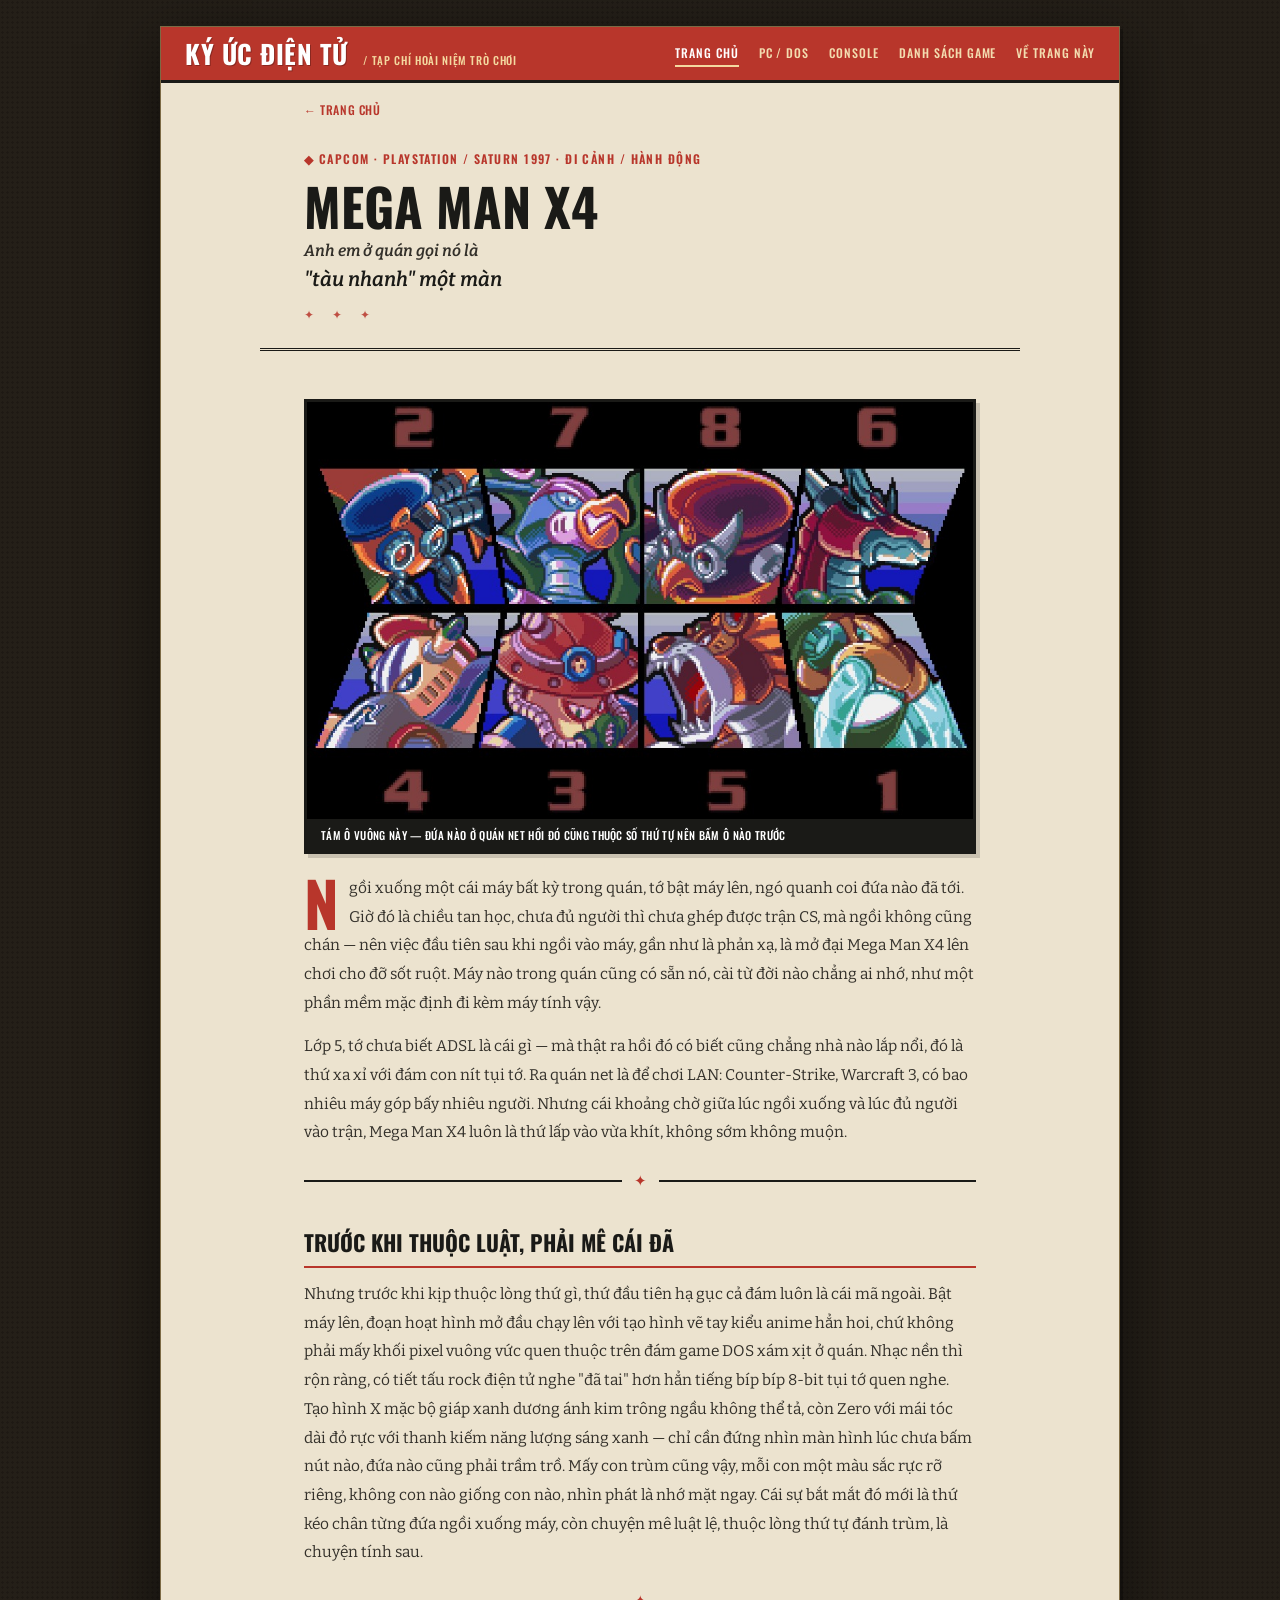
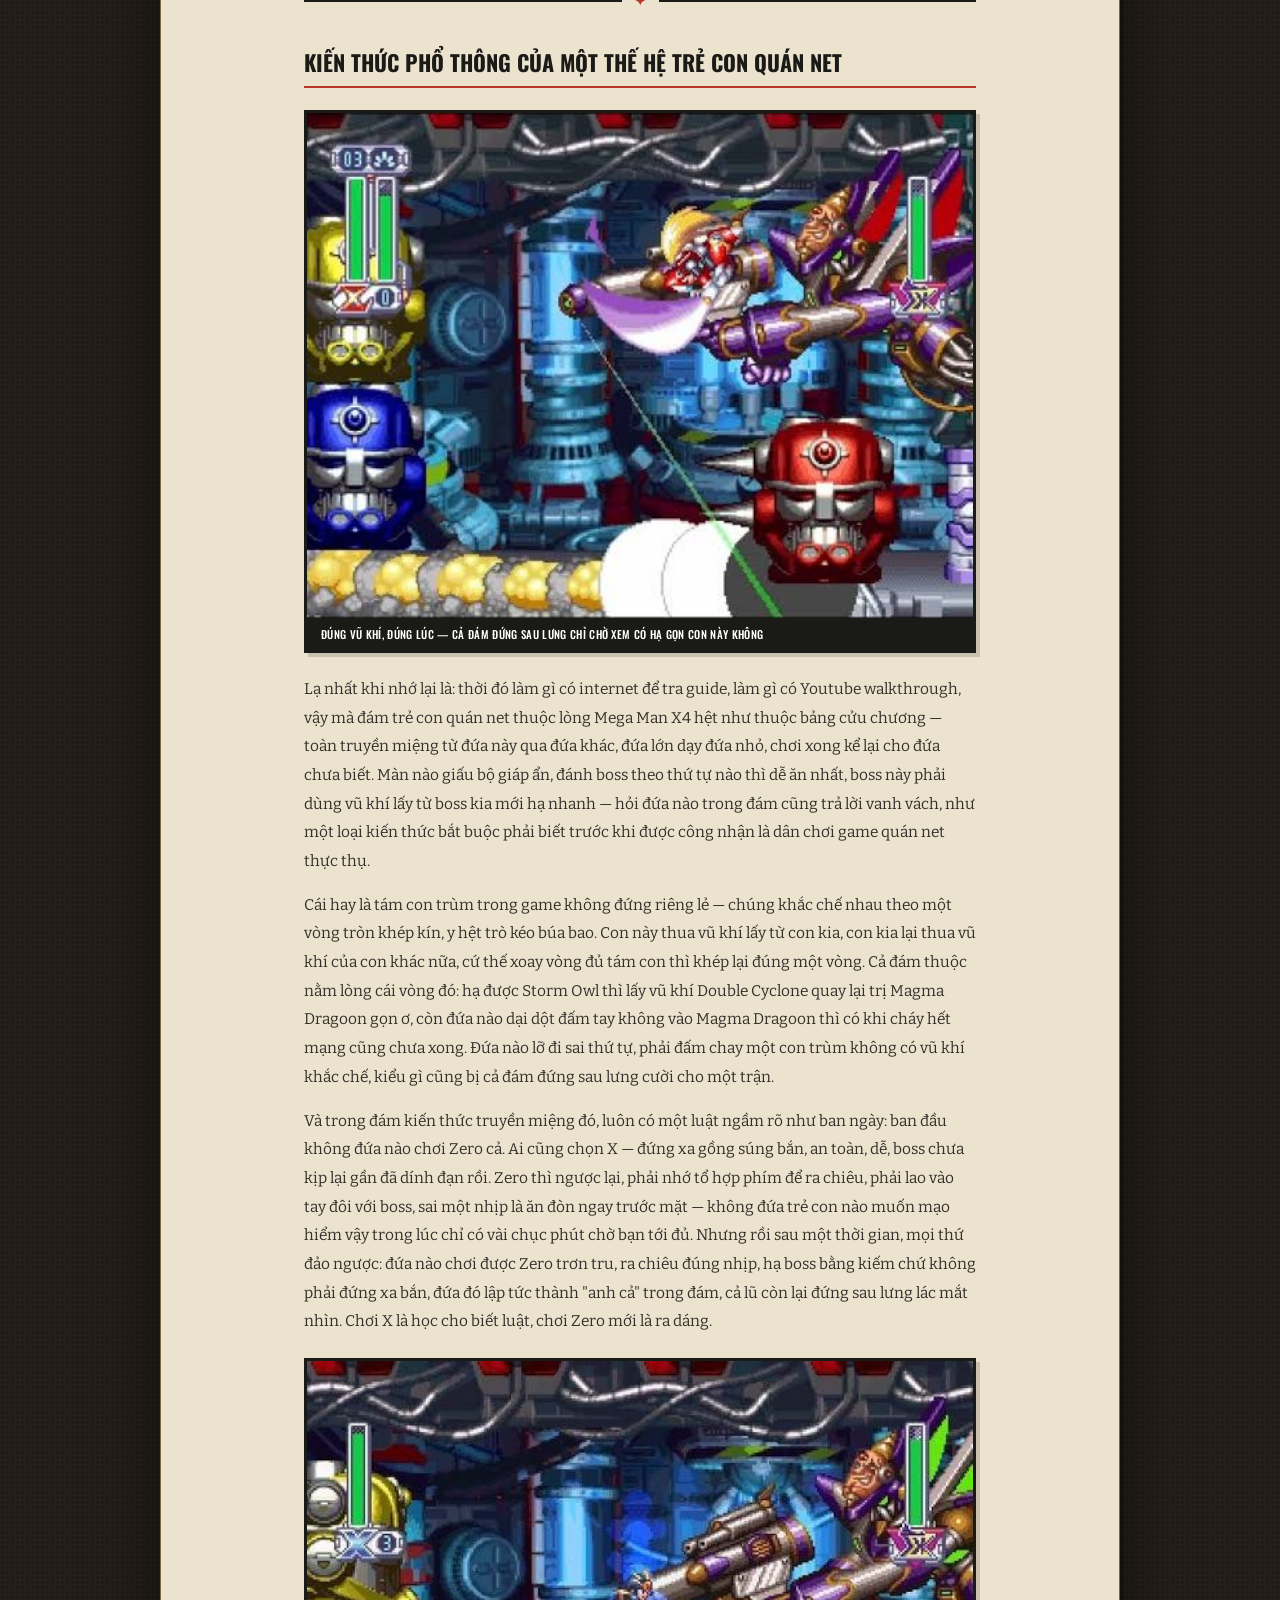
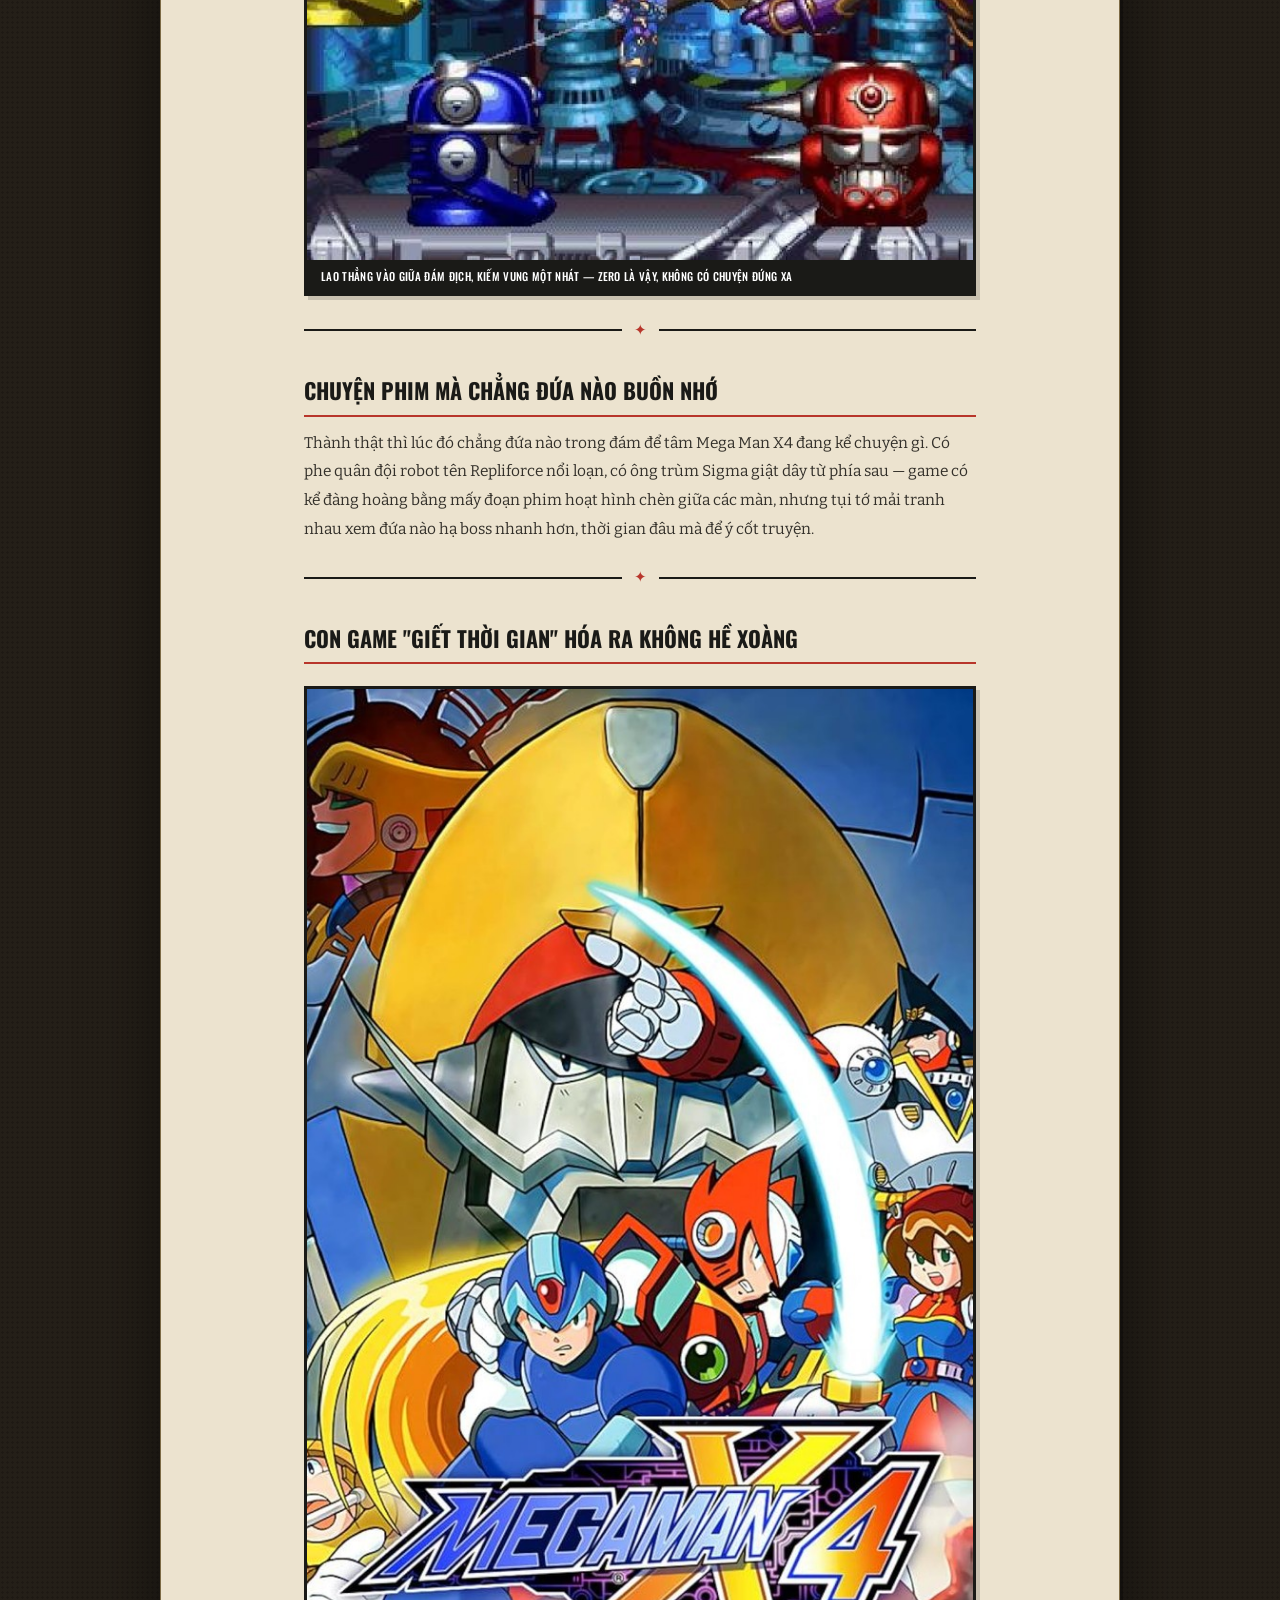
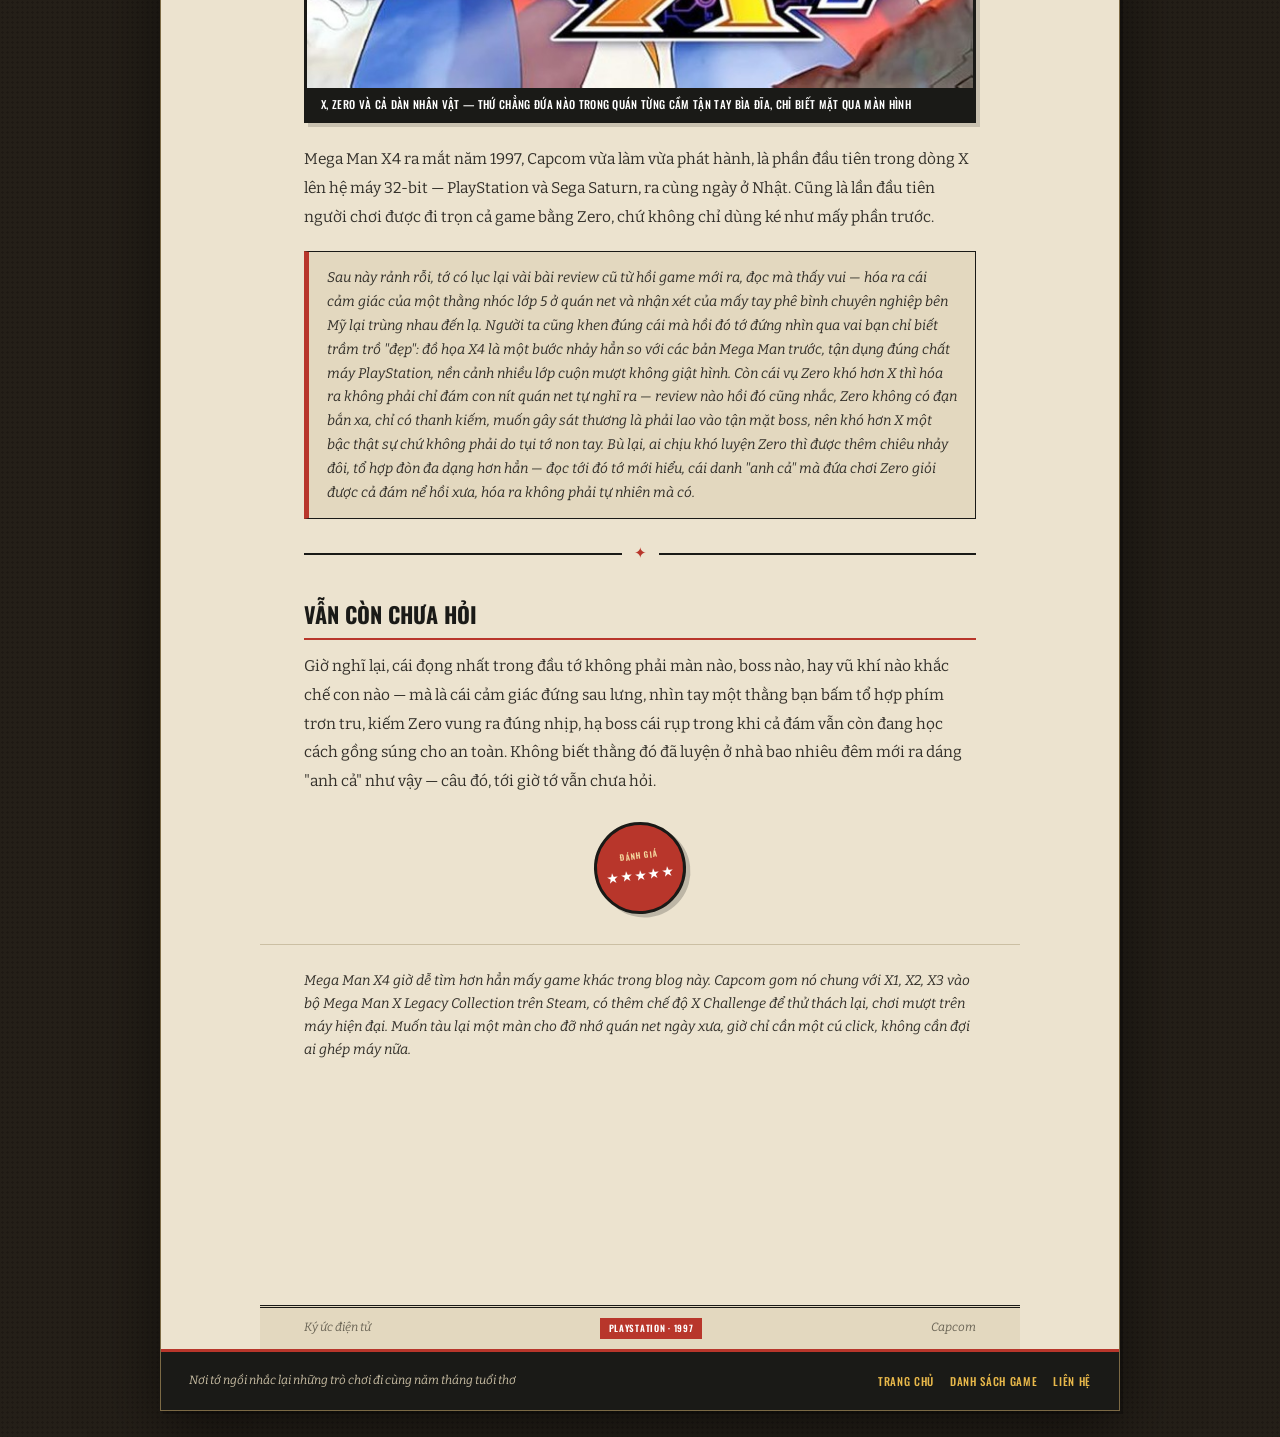
<file: megamanx4.html>
<!DOCTYPE html>
<html lang="vi">
<head>
  <meta charset="UTF-8">
  <meta name="viewport" content="width=device-width, initial-scale=1.0">
  <title>Mega Man X4 — Ký ức điện tử</title>
  <link rel="preconnect" href="https://fonts.googleapis.com">
  <link href="https://fonts.googleapis.com/css2?family=Oswald:wght@400;500;600;700&family=Bitter:ital,wght@0,400;0,600;1,400;1,600&display=swap" rel="stylesheet">
  <link rel="stylesheet" href="style.css">
</head>
<body>

<div class="site">

  <!-- ── Nav ── -->
  <header class="topbar">
    <a href="index.html" class="logo">Ký ức điện tử <span>/ Tạp chí hoài niệm trò chơi</span></a>
    <nav>
      <ul>
        <li><a href="index.html" class="active">Trang chủ</a></li>
        <li><a href="#">PC / DOS</a></li>
        <li><a href="#">Console</a></li>
        <li><a href="#">Danh sách game</a></li>
        <li><a href="about.html">Về trang này</a></li>
      </ul>
    </nav>
  </header>

  <div id="view-megamanx4" class="view active">
    <div style="padding:0;background:transparent;">
    <div class="lw">
      <div class="lc2 tl"></div><div class="lc2 tr"></div>
      <div class="lc2 bl"></div><div class="lc2 br"></div>
      <div class="li">
        <div class="pg">
          <div class="pgi">

            <button class="back" onclick="location.href='index.html'">← Trang chủ</button>

            <div class="ph">
              <div class="ey">Capcom · PlayStation / Saturn 1997 · Đi cảnh / Hành động</div>
              <div class="gtr">
                <span class="gtm">Mega Man X4</span>
              </div>
              <div class="ps1">Anh em ở quán gọi nó là</div>
              <div class="ps2">"tàu nhanh" một màn</div>
              <div class="ho">✦ ✦ ✦</div>
            </div>

            <div class="pb">

              <div class="imf" style="margin-bottom:20px;"><img src="megamanx4-cover.jpg" alt="Màn hình chọn Maverick trong Mega Man X4"><div class="imc">Tám ô vuông này — đứa nào ở quán net hồi đó cũng thuộc số thứ tự nên bấm ô nào trước</div></div>

              <p class="bp dc">Ngồi xuống một cái máy bất kỳ trong quán, tớ bật máy lên, ngó quanh coi đứa nào đã tới. Giờ đó là chiều tan học, chưa đủ người thì chưa ghép được trận CS, mà ngồi không cũng chán — nên việc đầu tiên sau khi ngồi vào máy, gần như là phản xạ, là mở đại Mega Man X4 lên chơi cho đỡ sốt ruột. Máy nào trong quán cũng có sẵn nó, cài từ đời nào chẳng ai nhớ, như một phần mềm mặc định đi kèm máy tính vậy.</p>

              <p class="bp">Lớp 5, tớ chưa biết ADSL là cái gì — mà thật ra hồi đó có biết cũng chẳng nhà nào lắp nổi, đó là thứ xa xỉ với đám con nít tụi tớ. Ra quán net là để chơi LAN: Counter-Strike, Warcraft 3, có bao nhiêu máy góp bấy nhiêu người. Nhưng cái khoảng chờ giữa lúc ngồi xuống và lúc đủ người vào trận, Mega Man X4 luôn là thứ lấp vào vừa khít, không sớm không muộn.</p>

              <div class="do">✦</div>
              <h2 class="bh">Trước khi thuộc luật, phải mê cái đã</h2>

              <p class="bp">Nhưng trước khi kịp thuộc lòng thứ gì, thứ đầu tiên hạ gục cả đám luôn là cái mã ngoài. Bật máy lên, đoạn hoạt hình mở đầu chạy lên với tạo hình vẽ tay kiểu anime hẳn hoi, chứ không phải mấy khối pixel vuông vức quen thuộc trên đám game DOS xám xịt ở quán. Nhạc nền thì rộn ràng, có tiết tấu rock điện tử nghe "đã tai" hơn hẳn tiếng bíp bíp 8-bit tụi tớ quen nghe. Tạo hình X mặc bộ giáp xanh dương ánh kim trông ngầu không thể tả, còn Zero với mái tóc dài đỏ rực với thanh kiếm năng lượng sáng xanh — chỉ cần đứng nhìn màn hình lúc chưa bấm nút nào, đứa nào cũng phải trầm trồ. Mấy con trùm cũng vậy, mỗi con một màu sắc rực rỡ riêng, không con nào giống con nào, nhìn phát là nhớ mặt ngay. Cái sự bắt mắt đó mới là thứ kéo chân từng đứa ngồi xuống máy, còn chuyện mê luật lệ, thuộc lòng thứ tự đánh trùm, là chuyện tính sau.</p>

              <div class="do">✦</div>
              <h2 class="bh">Kiến thức phổ thông của một thế hệ trẻ con quán net</h2>

              <div class="imf">
                <img src="megamanx4-boss.jpg" alt="X dùng Buster Cannon trong Mega Man X4">
                <div class="imc">Đúng vũ khí, đúng lúc — cả đám đứng sau lưng chỉ chờ xem có hạ gọn con này không</div>
              </div>

              <p class="bp">Lạ nhất khi nhớ lại là: thời đó làm gì có internet để tra guide, làm gì có Youtube walkthrough, vậy mà đám trẻ con quán net thuộc lòng Mega Man X4 hệt như thuộc bảng cửu chương — toàn truyền miệng từ đứa này qua đứa khác, đứa lớn dạy đứa nhỏ, chơi xong kể lại cho đứa chưa biết. Màn nào giấu bộ giáp ẩn, đánh boss theo thứ tự nào thì dễ ăn nhất, boss này phải dùng vũ khí lấy từ boss kia mới hạ nhanh — hỏi đứa nào trong đám cũng trả lời vanh vách, như một loại kiến thức bắt buộc phải biết trước khi được công nhận là dân chơi game quán net thực thụ.</p>

              <p class="bp">Cái hay là tám con trùm trong game không đứng riêng lẻ — chúng khắc chế nhau theo một vòng tròn khép kín, y hệt trò kéo búa bao. Con này thua vũ khí lấy từ con kia, con kia lại thua vũ khí của con khác nữa, cứ thế xoay vòng đủ tám con thì khép lại đúng một vòng. Cả đám thuộc nằm lòng cái vòng đó: hạ được Storm Owl thì lấy vũ khí Double Cyclone quay lại trị Magma Dragoon gọn ơ, còn đứa nào dại dột đấm tay không vào Magma Dragoon thì có khi cháy hết mạng cũng chưa xong. Đứa nào lỡ đi sai thứ tự, phải đấm chay một con trùm không có vũ khí khắc chế, kiểu gì cũng bị cả đám đứng sau lưng cười cho một trận.</p>

              <p class="bp">Và trong đám kiến thức truyền miệng đó, luôn có một luật ngầm rõ như ban ngày: ban đầu không đứa nào chơi Zero cả. Ai cũng chọn X — đứng xa gồng súng bắn, an toàn, dễ, boss chưa kịp lại gần đã dính đạn rồi. Zero thì ngược lại, phải nhớ tổ hợp phím để ra chiêu, phải lao vào tay đôi với boss, sai một nhịp là ăn đòn ngay trước mặt — không đứa trẻ con nào muốn mạo hiểm vậy trong lúc chỉ có vài chục phút chờ bạn tới đủ. Nhưng rồi sau một thời gian, mọi thứ đảo ngược: đứa nào chơi được Zero trơn tru, ra chiêu đúng nhịp, hạ boss bằng kiếm chứ không phải đứng xa bắn, đứa đó lập tức thành "anh cả" trong đám, cả lũ còn lại đứng sau lưng lác mắt nhìn. Chơi X là học cho biết luật, chơi Zero mới là ra dáng.</p>

              <div class="imf">
                <img src="megamanx4-zero.jpg" alt="Zero cận chiến bằng kiếm năng lượng">
                <div class="imc">Lao thẳng vào giữa đám địch, kiếm vung một nhát — Zero là vậy, không có chuyện đứng xa</div>
              </div>

              <div class="do">✦</div>
              <h2 class="bh">Chuyện phim mà chẳng đứa nào buồn nhớ</h2>

              <p class="bp">Thành thật thì lúc đó chẳng đứa nào trong đám để tâm Mega Man X4 đang kể chuyện gì. Có phe quân đội robot tên Repliforce nổi loạn, có ông trùm Sigma giật dây từ phía sau — game có kể đàng hoàng bằng mấy đoạn phim hoạt hình chèn giữa các màn, nhưng tụi tớ mải tranh nhau xem đứa nào hạ boss nhanh hơn, thời gian đâu mà để ý cốt truyện.</p>

              <div class="do">✦</div>
              <h2 class="bh">Con game "giết thời gian" hóa ra không hề xoàng</h2>

              <div class="imf">
                <img src="megamanx4-box.jpg" alt="Poster nhân vật Mega Man X4">
                <div class="imc">X, Zero và cả dàn nhân vật — thứ chẳng đứa nào trong quán từng cầm tận tay bìa đĩa, chỉ biết mặt qua màn hình</div>
              </div>

              <p class="bp">Mega Man X4 ra mắt năm 1997, Capcom vừa làm vừa phát hành, là phần đầu tiên trong dòng X lên hệ máy 32-bit — PlayStation và Sega Saturn, ra cùng ngày ở Nhật. Cũng là lần đầu tiên người chơi được đi trọn cả game bằng Zero, chứ không chỉ dùng ké như mấy phần trước.</p>

              <div class="an"><p>Sau này rảnh rỗi, tớ có lục lại vài bài review cũ từ hồi game mới ra, đọc mà thấy vui — hóa ra cái cảm giác của một thằng nhóc lớp 5 ở quán net và nhận xét của mấy tay phê bình chuyên nghiệp bên Mỹ lại trùng nhau đến lạ. Người ta cũng khen đúng cái mà hồi đó tớ đứng nhìn qua vai bạn chỉ biết trầm trồ "đẹp": đồ họa X4 là một bước nhảy hẳn so với các bản Mega Man trước, tận dụng đúng chất máy PlayStation, nền cảnh nhiều lớp cuộn mượt không giật hình. Còn cái vụ Zero khó hơn X thì hóa ra không phải chỉ đám con nít quán net tự nghĩ ra — review nào hồi đó cũng nhắc, Zero không có đạn bắn xa, chỉ có thanh kiếm, muốn gây sát thương là phải lao vào tận mặt boss, nên khó hơn X một bậc thật sự chứ không phải do tụi tớ non tay. Bù lại, ai chịu khó luyện Zero thì được thêm chiêu nhảy đôi, tổ hợp đòn đa dạng hơn hẳn — đọc tới đó tớ mới hiểu, cái danh "anh cả" mà đứa chơi Zero giỏi được cả đám nể hồi xưa, hóa ra không phải tự nhiên mà có.</p></div>

              <div class="do">✦</div>
              <h2 class="bh">Vẫn còn chưa hỏi</h2>

              <p class="bp">Giờ nghĩ lại, cái đọng nhất trong đầu tớ không phải màn nào, boss nào, hay vũ khí nào khắc chế con nào — mà là cái cảm giác đứng sau lưng, nhìn tay một thằng bạn bấm tổ hợp phím trơn tru, kiếm Zero vung ra đúng nhịp, hạ boss cái rụp trong khi cả đám vẫn còn đang học cách gồng súng cho an toàn. Không biết thằng đó đã luyện ở nhà bao nhiêu đêm mới ra dáng "anh cả" như vậy — câu đó, tới giờ tớ vẫn chưa hỏi.</p>

              <div class="rs">
                <span class="rl">Đánh giá</span>
                <span class="rr">★★★★★</span>
              </div>

            </div>

            <div class="sf">
              <p>Mega Man X4 giờ dễ tìm hơn hẳn mấy game khác trong blog này. Capcom gom nó chung với X1, X2, X3 vào bộ Mega Man X Legacy Collection trên Steam, có thêm chế độ X Challenge để thử thách lại, chơi mượt trên máy hiện đại. Muốn tàu lại một màn cho đỡ nhớ quán net ngày xưa, giờ chỉ cần một cú click, không cần đợi ai ghép máy nữa.</p>
              <iframe src="https://store.steampowered.com/widget/743890/" width="100%" height="190" frameborder="0"></iframe>
            </div>

            <div class="pf">
              <span class="pft">Ký ức điện tử</span>
              <span class="pfb">PlayStation · 1997</span>
              <span class="pft">Capcom</span>
            </div>

          </div>
        </div>
      </div>
    </div>
    </div>
  </div>

  <!-- ── Footer ── -->
  <footer class="site-footer">
    <span>Nơi tớ ngồi nhắc lại những trò chơi đi cùng năm tháng tuổi thơ</span>
    <nav style="display:flex;gap:16px;">
      <a href="index.html">Trang chủ</a>
      <a href="#">Danh sách game</a>
      <a href="#">Liên hệ</a>
    </nav>
  </footer>

</div>

</body>
</html>
</file>
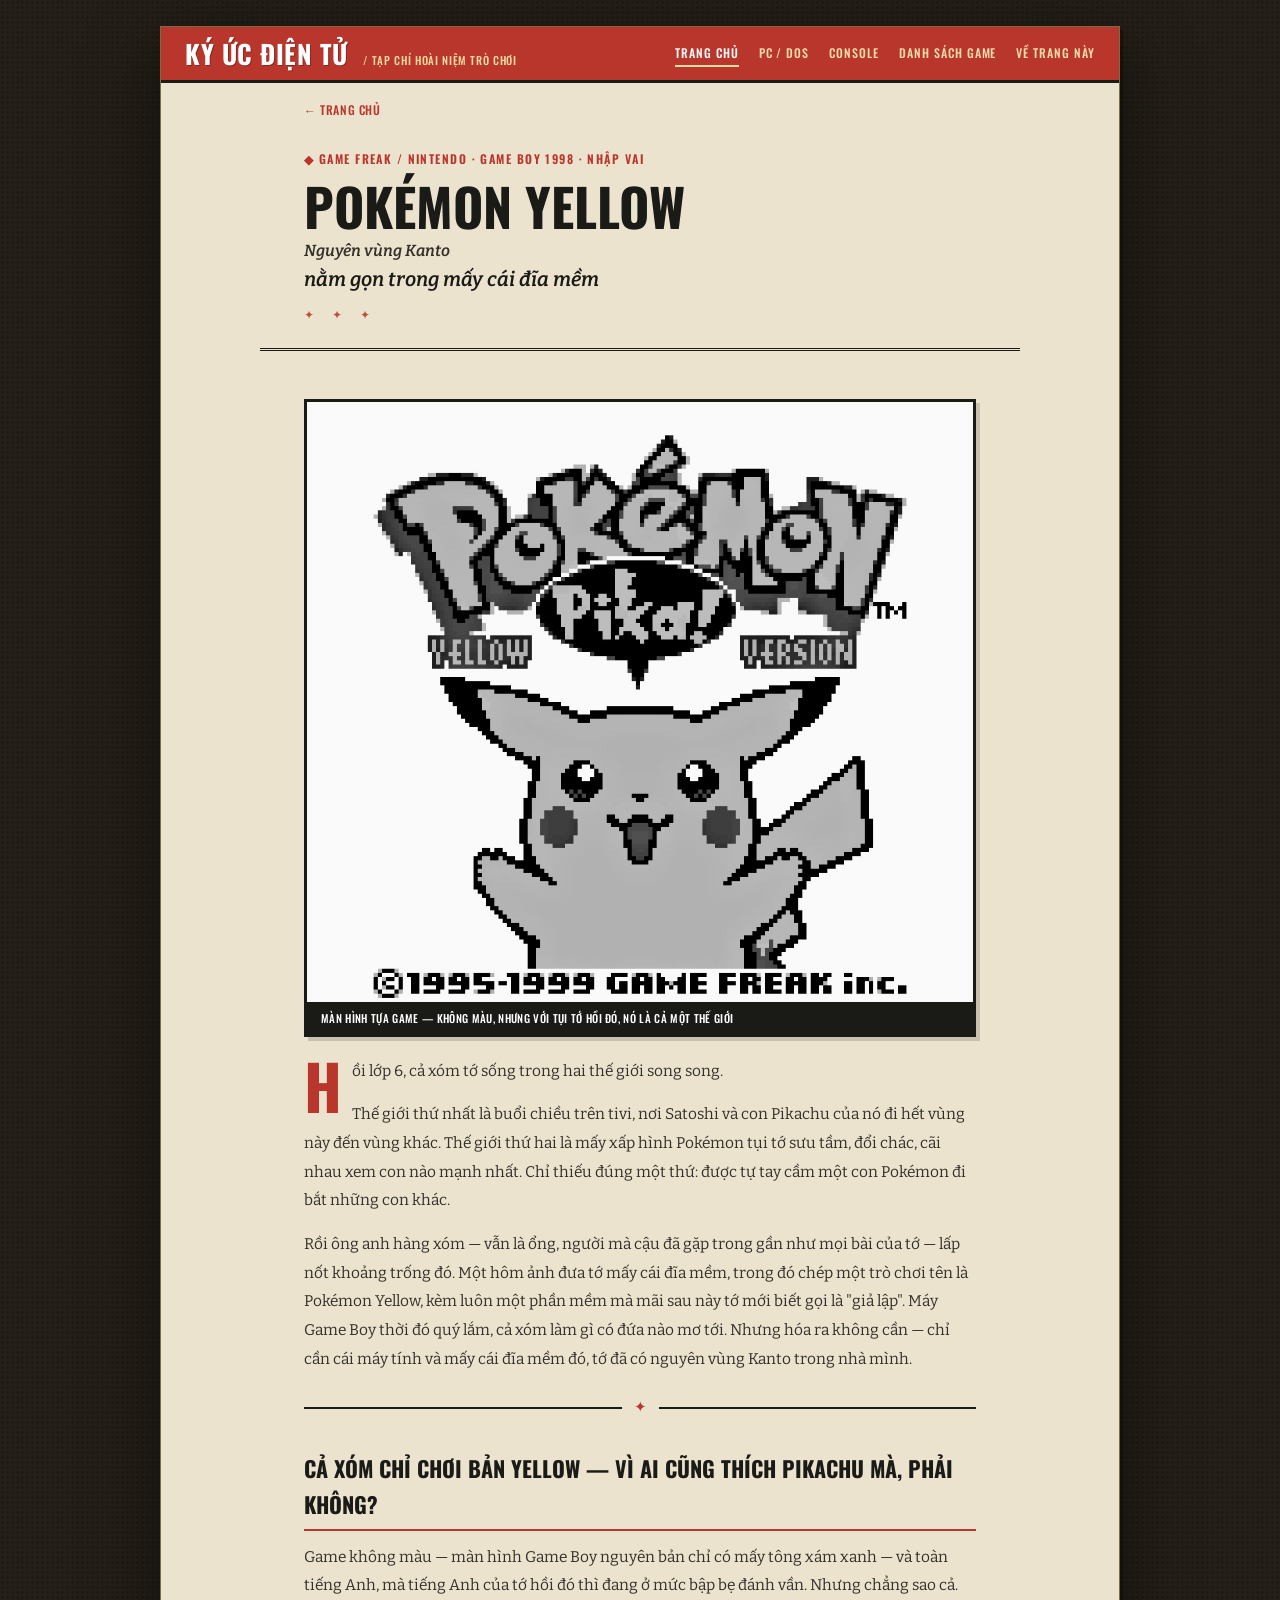
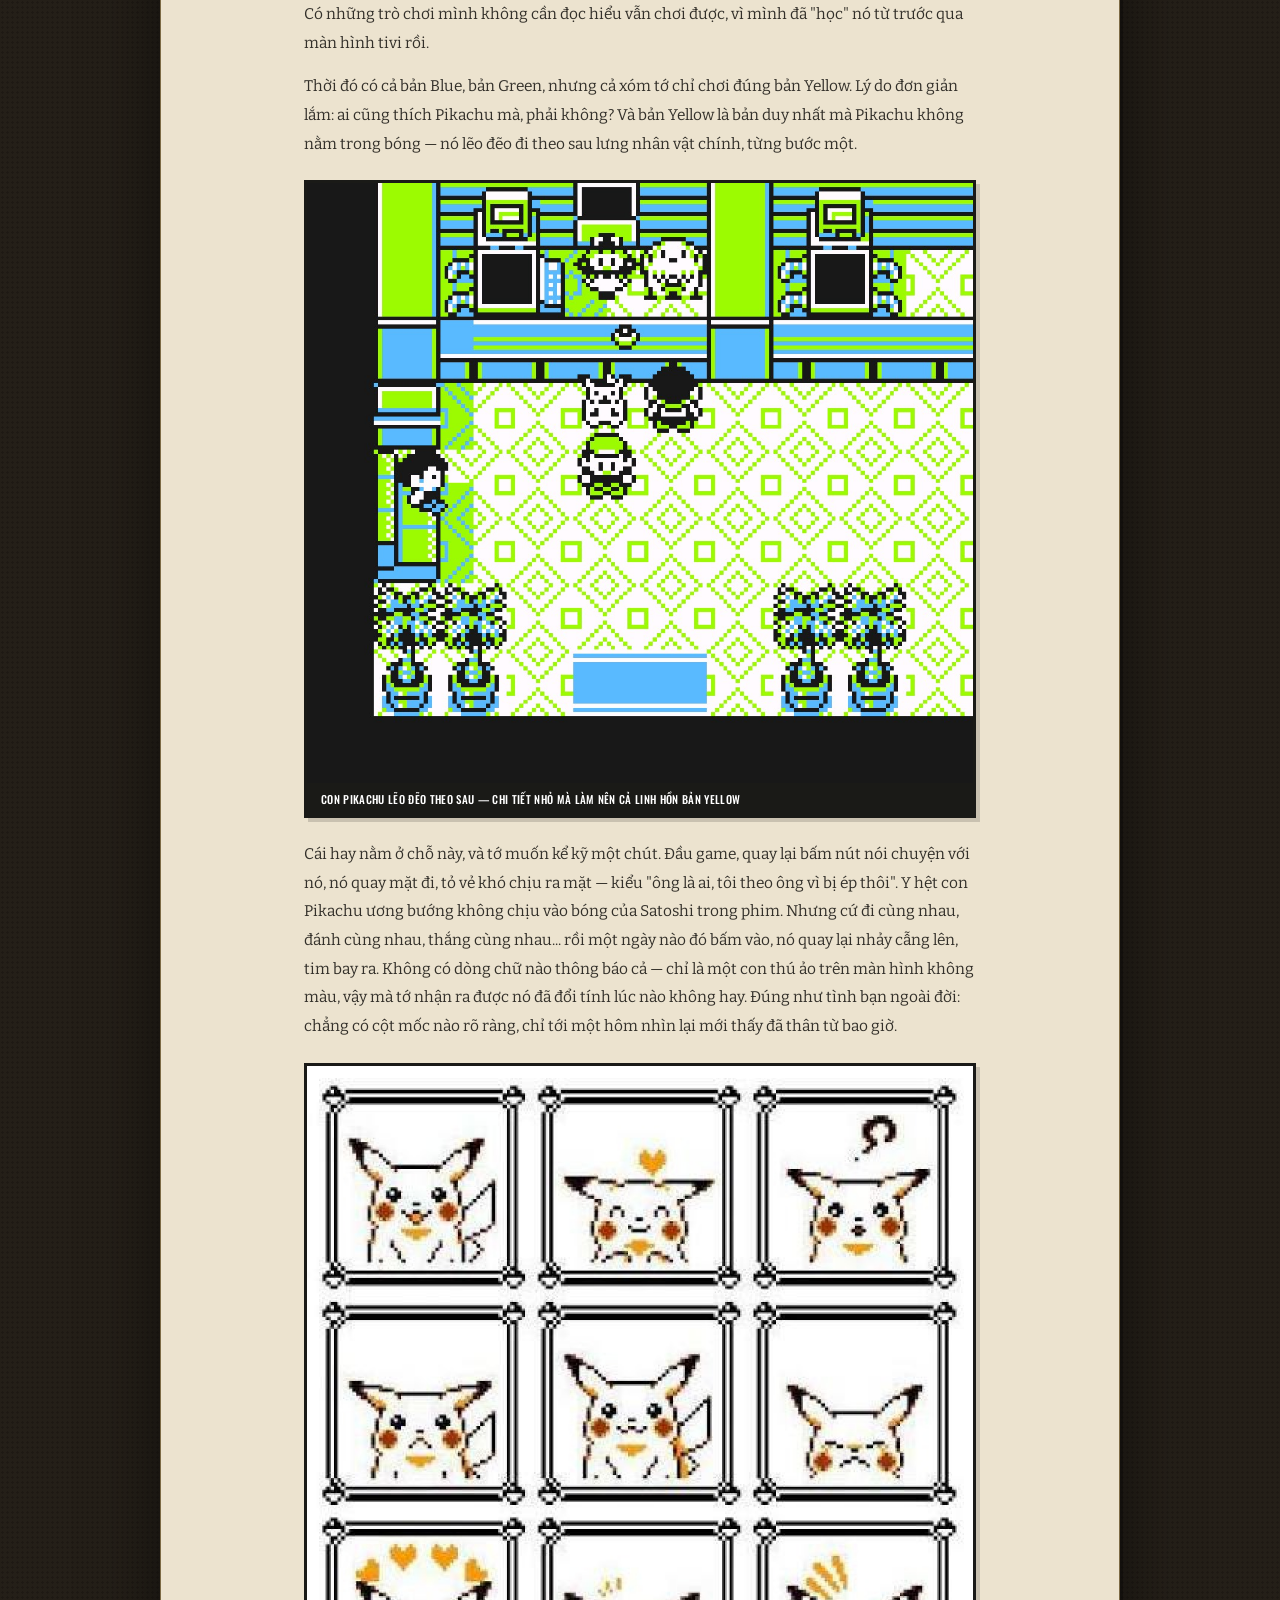
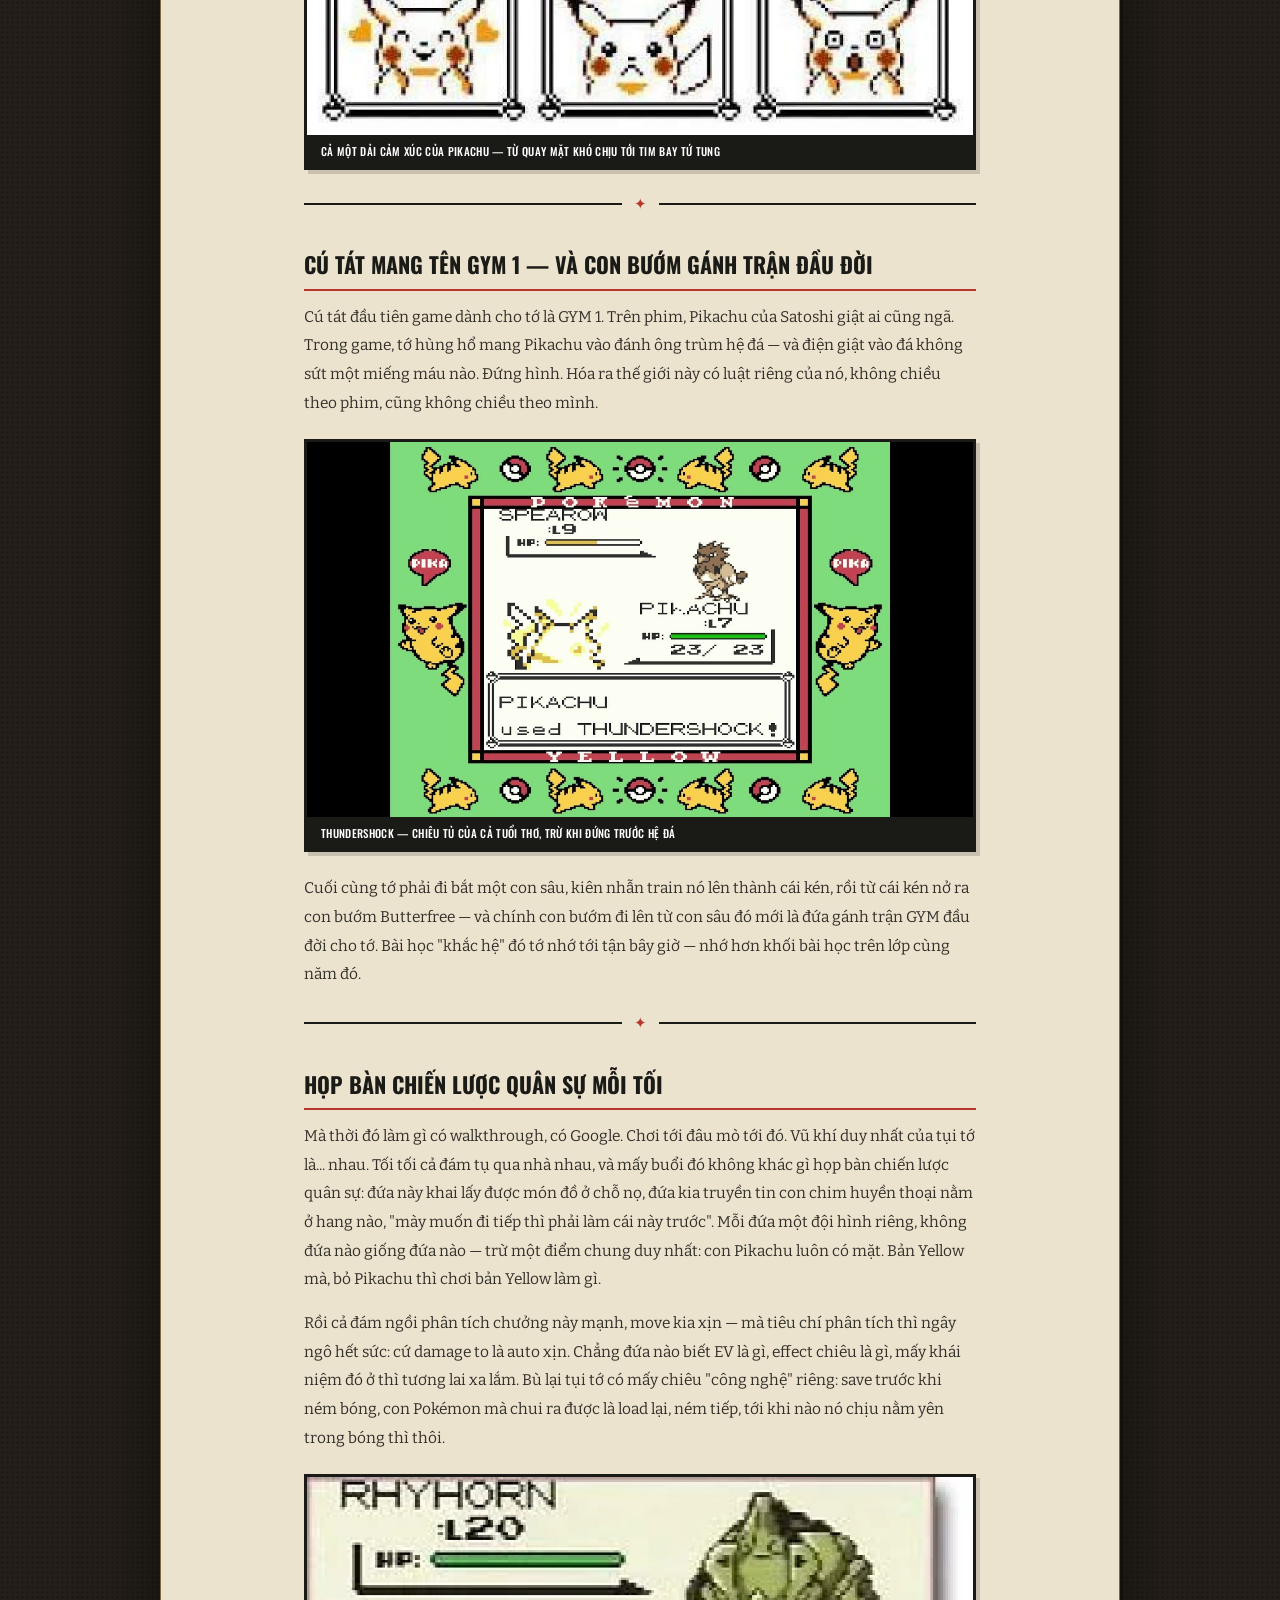
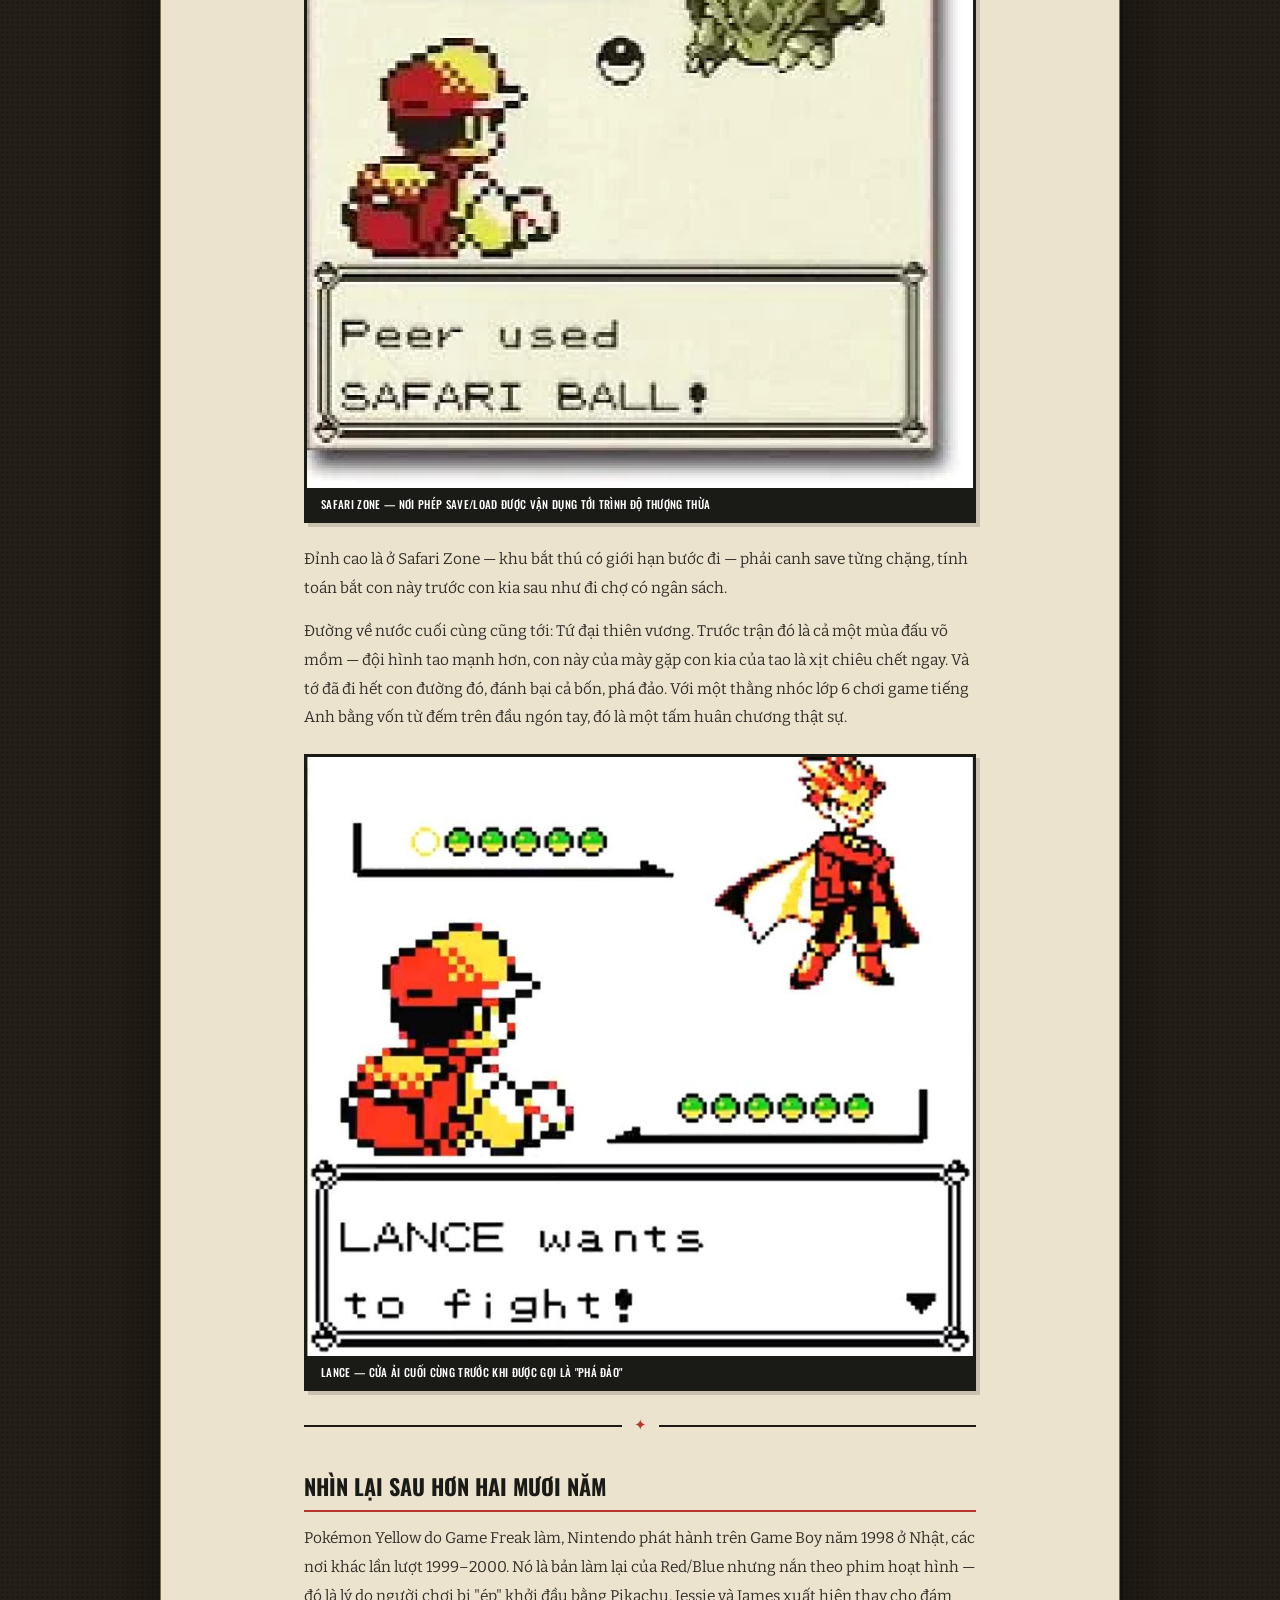
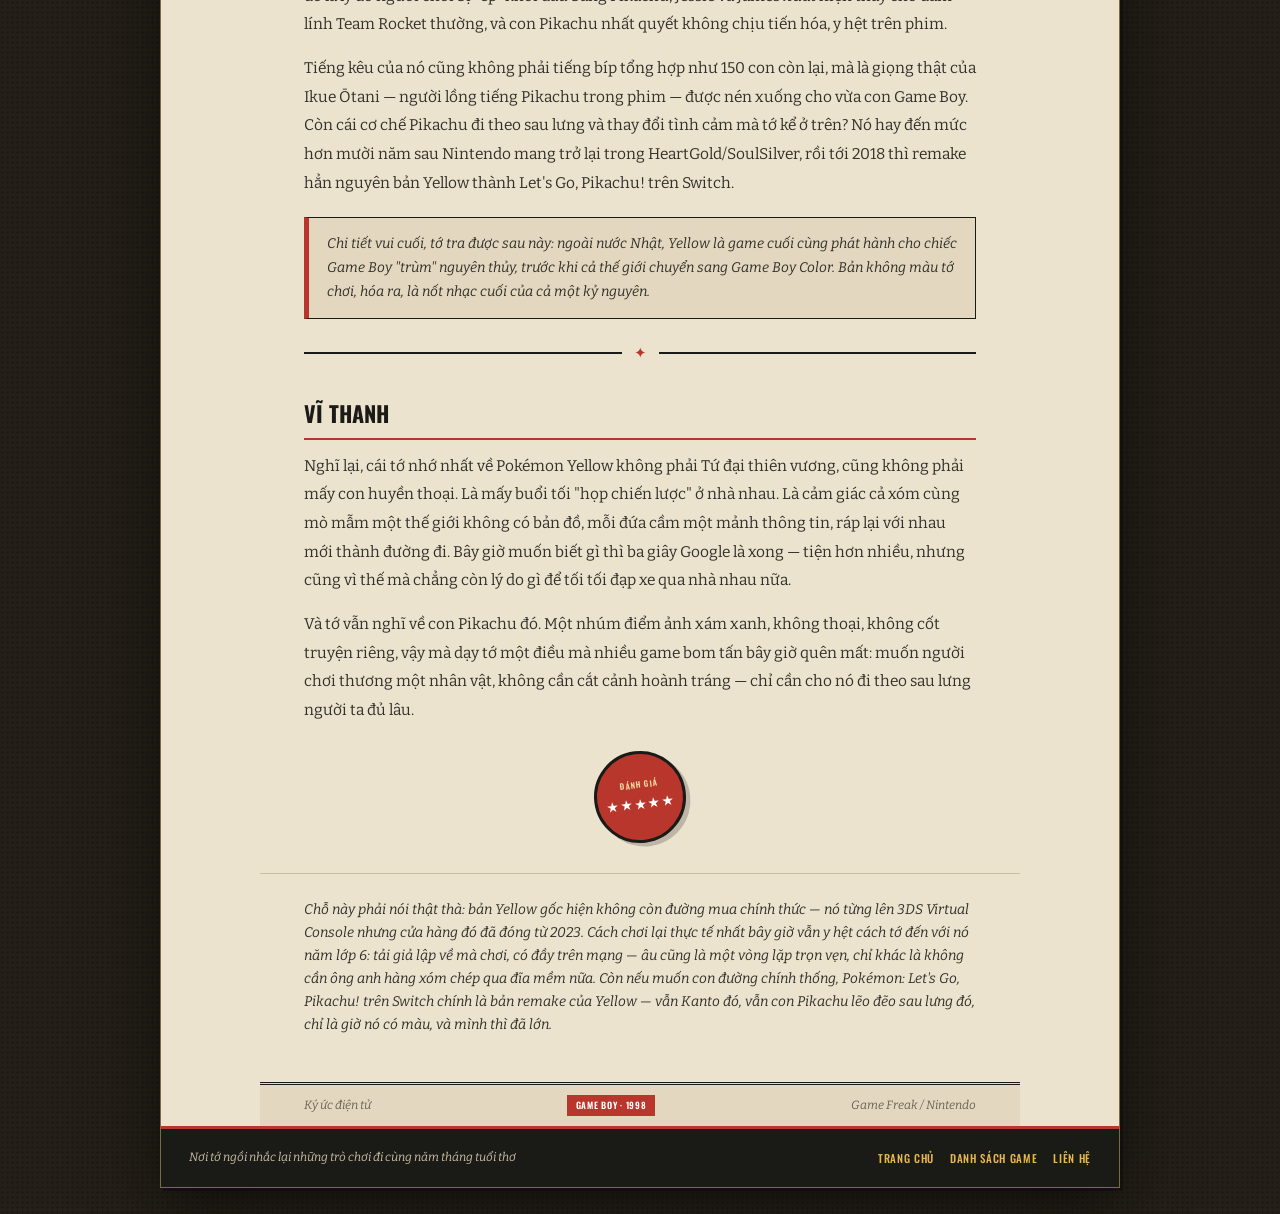
<file: pokemon.html>
<!DOCTYPE html>
<html lang="vi">
<head>
  <meta charset="UTF-8">
  <meta name="viewport" content="width=device-width, initial-scale=1.0">
  <title>Pokémon Yellow — Ký ức điện tử</title>
  <link rel="preconnect" href="https://fonts.googleapis.com">
  <link href="https://fonts.googleapis.com/css2?family=Oswald:wght@400;500;600;700&family=Bitter:ital,wght@0,400;0,600;1,400;1,600&display=swap" rel="stylesheet">
  <link rel="stylesheet" href="style.css">
</head>
<body>

<div class="site">

  <!-- ── Nav ── -->
  <header class="topbar">
    <a href="index.html" class="logo">Ký ức điện tử <span>/ Tạp chí hoài niệm trò chơi</span></a>
    <nav>
      <ul>
        <li><a href="index.html" class="active">Trang chủ</a></li>
        <li><a href="#">PC / DOS</a></li>
        <li><a href="#">Console</a></li>
        <li><a href="#">Danh sách game</a></li>
        <li><a href="about.html">Về trang này</a></li>
      </ul>
    </nav>
  </header>

  <div id="view-pokemon" class="view active">
    <div style="padding:0;background:transparent;">
    <div class="lw">
      <div class="lc2 tl"></div><div class="lc2 tr"></div>
      <div class="lc2 bl"></div><div class="lc2 br"></div>
      <div class="li">
        <div class="pg">
          <div class="pgi">

            <button class="back" onclick="location.href='index.html'">← Trang chủ</button>

            <div class="ph">
              <div class="ey">Game Freak / Nintendo · Game Boy 1998 · Nhập vai</div>
              <div class="gtr">
                <span class="gtm">Pokémon Yellow</span>
              </div>
              <div class="ps1">Nguyên vùng Kanto</div>
              <div class="ps2">nằm gọn trong mấy cái đĩa mềm</div>
              <div class="ho">✦ ✦ ✦</div>
            </div>

            <div class="pb">

              <div class="imf" style="margin-bottom:20px;"><img src="pokemon-cover.jpg" alt="Màn hình tựa game Pokémon Yellow trên Game Boy"><div class="imc">Màn hình tựa game — không màu, nhưng với tụi tớ hồi đó, nó là cả một thế giới</div></div>

              <p class="bp dc">Hồi lớp 6, cả xóm tớ sống trong hai thế giới song song.</p>

              <p class="bp">Thế giới thứ nhất là buổi chiều trên tivi, nơi Satoshi và con Pikachu của nó đi hết vùng này đến vùng khác. Thế giới thứ hai là mấy xấp hình Pokémon tụi tớ sưu tầm, đổi chác, cãi nhau xem con nào mạnh nhất. Chỉ thiếu đúng một thứ: được tự tay cầm một con Pokémon đi bắt những con khác.</p>

              <p class="bp">Rồi ông anh hàng xóm — vẫn là ổng, người mà cậu đã gặp trong gần như mọi bài của tớ — lấp nốt khoảng trống đó. Một hôm ảnh đưa tớ mấy cái đĩa mềm, trong đó chép một trò chơi tên là Pokémon Yellow, kèm luôn một phần mềm mà mãi sau này tớ mới biết gọi là "giả lập". Máy Game Boy thời đó quý lắm, cả xóm làm gì có đứa nào mơ tới. Nhưng hóa ra không cần — chỉ cần cái máy tính và mấy cái đĩa mềm đó, tớ đã có nguyên vùng Kanto trong nhà mình.</p>

              <div class="do">✦</div>
              <h2 class="bh">Cả xóm chỉ chơi bản Yellow — vì ai cũng thích Pikachu mà, phải không?</h2>

              <p class="bp">Game không màu — màn hình Game Boy nguyên bản chỉ có mấy tông xám xanh — và toàn tiếng Anh, mà tiếng Anh của tớ hồi đó thì đang ở mức bập bẹ đánh vần. Nhưng chẳng sao cả. Có những trò chơi mình không cần đọc hiểu vẫn chơi được, vì mình đã "học" nó từ trước qua màn hình tivi rồi.</p>

              <p class="bp">Thời đó có cả bản Blue, bản Green, nhưng cả xóm tớ chỉ chơi đúng bản Yellow. Lý do đơn giản lắm: ai cũng thích Pikachu mà, phải không? Và bản Yellow là bản duy nhất mà Pikachu không nằm trong bóng — nó lẽo đẽo đi theo sau lưng nhân vật chính, từng bước một.</p>

              <div class="imf">
                <img src="pokemon-follow.jpg" alt="Pikachu đi theo sau lưng nhân vật chính">
                <div class="imc">Con Pikachu lẽo đẽo theo sau — chi tiết nhỏ mà làm nên cả linh hồn bản Yellow</div>
              </div>

              <p class="bp">Cái hay nằm ở chỗ này, và tớ muốn kể kỹ một chút. Đầu game, quay lại bấm nút nói chuyện với nó, nó quay mặt đi, tỏ vẻ khó chịu ra mặt — kiểu "ông là ai, tôi theo ông vì bị ép thôi". Y hệt con Pikachu ương bướng không chịu vào bóng của Satoshi trong phim. Nhưng cứ đi cùng nhau, đánh cùng nhau, thắng cùng nhau... rồi một ngày nào đó bấm vào, nó quay lại nhảy cẫng lên, tim bay ra. Không có dòng chữ nào thông báo cả — chỉ là một con thú ảo trên màn hình không màu, vậy mà tớ nhận ra được nó đã đổi tính lúc nào không hay. Đúng như tình bạn ngoài đời: chẳng có cột mốc nào rõ ràng, chỉ tới một hôm nhìn lại mới thấy đã thân từ bao giờ.</p>

              <div class="imf">
                <img src="pokemon-emotion.jpg" alt="Các biểu cảm của Pikachu trong Pokémon Yellow">
                <div class="imc">Cả một dải cảm xúc của Pikachu — từ quay mặt khó chịu tới tim bay tứ tung</div>
              </div>

              <div class="do">✦</div>
              <h2 class="bh">Cú tát mang tên GYM 1 — và con bướm gánh trận đầu đời</h2>

              <p class="bp">Cú tát đầu tiên game dành cho tớ là GYM 1. Trên phim, Pikachu của Satoshi giật ai cũng ngã. Trong game, tớ hùng hổ mang Pikachu vào đánh ông trùm hệ đá — và điện giật vào đá không sứt một miếng máu nào. Đứng hình. Hóa ra thế giới này có luật riêng của nó, không chiều theo phim, cũng không chiều theo mình.</p>

              <div class="imf">
                <img src="pokemon-battle.jpg" alt="Pikachu dùng Thundershock trong trận đấu">
                <div class="imc">Thundershock — chiêu tủ của cả tuổi thơ, trừ khi đứng trước hệ đá</div>
              </div>

              <p class="bp">Cuối cùng tớ phải đi bắt một con sâu, kiên nhẫn train nó lên thành cái kén, rồi từ cái kén nở ra con bướm Butterfree — và chính con bướm đi lên từ con sâu đó mới là đứa gánh trận GYM đầu đời cho tớ. Bài học "khắc hệ" đó tớ nhớ tới tận bây giờ — nhớ hơn khối bài học trên lớp cùng năm đó.</p>

              <div class="do">✦</div>
              <h2 class="bh">Họp bàn chiến lược quân sự mỗi tối</h2>

              <p class="bp">Mà thời đó làm gì có walkthrough, có Google. Chơi tới đâu mò tới đó. Vũ khí duy nhất của tụi tớ là... nhau. Tối tối cả đám tụ qua nhà nhau, và mấy buổi đó không khác gì họp bàn chiến lược quân sự: đứa này khai lấy được món đồ ở chỗ nọ, đứa kia truyền tin con chim huyền thoại nằm ở hang nào, "mày muốn đi tiếp thì phải làm cái này trước". Mỗi đứa một đội hình riêng, không đứa nào giống đứa nào — trừ một điểm chung duy nhất: con Pikachu luôn có mặt. Bản Yellow mà, bỏ Pikachu thì chơi bản Yellow làm gì.</p>

              <p class="bp">Rồi cả đám ngồi phân tích chưởng này mạnh, move kia xịn — mà tiêu chí phân tích thì ngây ngô hết sức: cứ damage to là auto xịn. Chẳng đứa nào biết EV là gì, effect chiêu là gì, mấy khái niệm đó ở thì tương lai xa lắm. Bù lại tụi tớ có mấy chiêu "công nghệ" riêng: save trước khi ném bóng, con Pokémon mà chui ra được là load lại, ném tiếp, tới khi nào nó chịu nằm yên trong bóng thì thôi.</p>

              <div class="imf">
                <img src="pokemon-safari.jpg" alt="Ném Safari Ball bắt Rhyhorn trong Safari Zone">
                <div class="imc">Safari Zone — nơi phép save/load được vận dụng tới trình độ thượng thừa</div>
              </div>

              <p class="bp">Đỉnh cao là ở Safari Zone — khu bắt thú có giới hạn bước đi — phải canh save từng chặng, tính toán bắt con này trước con kia sau như đi chợ có ngân sách.</p>

              <p class="bp">Đường về nước cuối cùng cũng tới: Tứ đại thiên vương. Trước trận đó là cả một mùa đấu võ mồm — đội hình tao mạnh hơn, con này của mày gặp con kia của tao là xịt chiêu chết ngay. Và tớ đã đi hết con đường đó, đánh bại cả bốn, phá đảo. Với một thằng nhóc lớp 6 chơi game tiếng Anh bằng vốn từ đếm trên đầu ngón tay, đó là một tấm huân chương thật sự.</p>

              <div class="imf">
                <img src="pokemon-lance.jpg" alt="Lance của Tứ đại thiên vương thách đấu">
                <div class="imc">Lance — cửa ải cuối cùng trước khi được gọi là "phá đảo"</div>
              </div>

              <div class="do">✦</div>
              <h2 class="bh">Nhìn lại sau hơn hai mươi năm</h2>

              <p class="bp">Pokémon Yellow do Game Freak làm, Nintendo phát hành trên Game Boy năm 1998 ở Nhật, các nơi khác lần lượt 1999–2000. Nó là bản làm lại của Red/Blue nhưng nắn theo phim hoạt hình — đó là lý do người chơi bị "ép" khởi đầu bằng Pikachu, Jessie và James xuất hiện thay cho đám lính Team Rocket thường, và con Pikachu nhất quyết không chịu tiến hóa, y hệt trên phim.</p>

              <p class="bp">Tiếng kêu của nó cũng không phải tiếng bíp tổng hợp như 150 con còn lại, mà là giọng thật của Ikue Ōtani — người lồng tiếng Pikachu trong phim — được nén xuống cho vừa con Game Boy. Còn cái cơ chế Pikachu đi theo sau lưng và thay đổi tình cảm mà tớ kể ở trên? Nó hay đến mức hơn mười năm sau Nintendo mang trở lại trong HeartGold/SoulSilver, rồi tới 2018 thì remake hẳn nguyên bản Yellow thành Let's Go, Pikachu! trên Switch.</p>

              <div class="an"><p>Chi tiết vui cuối, tớ tra được sau này: ngoài nước Nhật, Yellow là game cuối cùng phát hành cho chiếc Game Boy "trùm" nguyên thủy, trước khi cả thế giới chuyển sang Game Boy Color. Bản không màu tớ chơi, hóa ra, là nốt nhạc cuối của cả một kỷ nguyên.</p></div>

              <div class="do">✦</div>
              <h2 class="bh">Vĩ thanh</h2>

              <p class="bp">Nghĩ lại, cái tớ nhớ nhất về Pokémon Yellow không phải Tứ đại thiên vương, cũng không phải mấy con huyền thoại. Là mấy buổi tối "họp chiến lược" ở nhà nhau. Là cảm giác cả xóm cùng mò mẫm một thế giới không có bản đồ, mỗi đứa cầm một mảnh thông tin, ráp lại với nhau mới thành đường đi. Bây giờ muốn biết gì thì ba giây Google là xong — tiện hơn nhiều, nhưng cũng vì thế mà chẳng còn lý do gì để tối tối đạp xe qua nhà nhau nữa.</p>

              <p class="bp">Và tớ vẫn nghĩ về con Pikachu đó. Một nhúm điểm ảnh xám xanh, không thoại, không cốt truyện riêng, vậy mà dạy tớ một điều mà nhiều game bom tấn bây giờ quên mất: muốn người chơi thương một nhân vật, không cần cắt cảnh hoành tráng — chỉ cần cho nó đi theo sau lưng người ta đủ lâu.</p>

              <div class="rs">
                <span class="rl">Đánh giá</span>
                <span class="rr">★★★★★</span>
              </div>

            </div>

            <div class="sf">
              <p>Chỗ này phải nói thật thà: bản Yellow gốc hiện không còn đường mua chính thức — nó từng lên 3DS Virtual Console nhưng cửa hàng đó đã đóng từ 2023. Cách chơi lại thực tế nhất bây giờ vẫn y hệt cách tớ đến với nó năm lớp 6: tải giả lập về mà chơi, có đầy trên mạng — âu cũng là một vòng lặp trọn vẹn, chỉ khác là không cần ông anh hàng xóm chép qua đĩa mềm nữa. Còn nếu muốn con đường chính thống, Pokémon: Let's Go, Pikachu! trên Switch chính là bản remake của Yellow — vẫn Kanto đó, vẫn con Pikachu lẽo đẽo sau lưng đó, chỉ là giờ nó có màu, và mình thì đã lớn.</p>
            </div>

            <div class="pf">
              <span class="pft">Ký ức điện tử</span>
              <span class="pfb">Game Boy · 1998</span>
              <span class="pft">Game Freak / Nintendo</span>
            </div>

          </div>
        </div>
      </div>
    </div>
    </div>
  </div>

  <!-- ── Footer ── -->
  <footer class="site-footer">
    <span>Nơi tớ ngồi nhắc lại những trò chơi đi cùng năm tháng tuổi thơ</span>
    <nav style="display:flex;gap:16px;">
      <a href="index.html">Trang chủ</a>
      <a href="#">Danh sách game</a>
      <a href="#">Liên hệ</a>
    </nav>
  </footer>

</div>

</body>
</html>
</file>
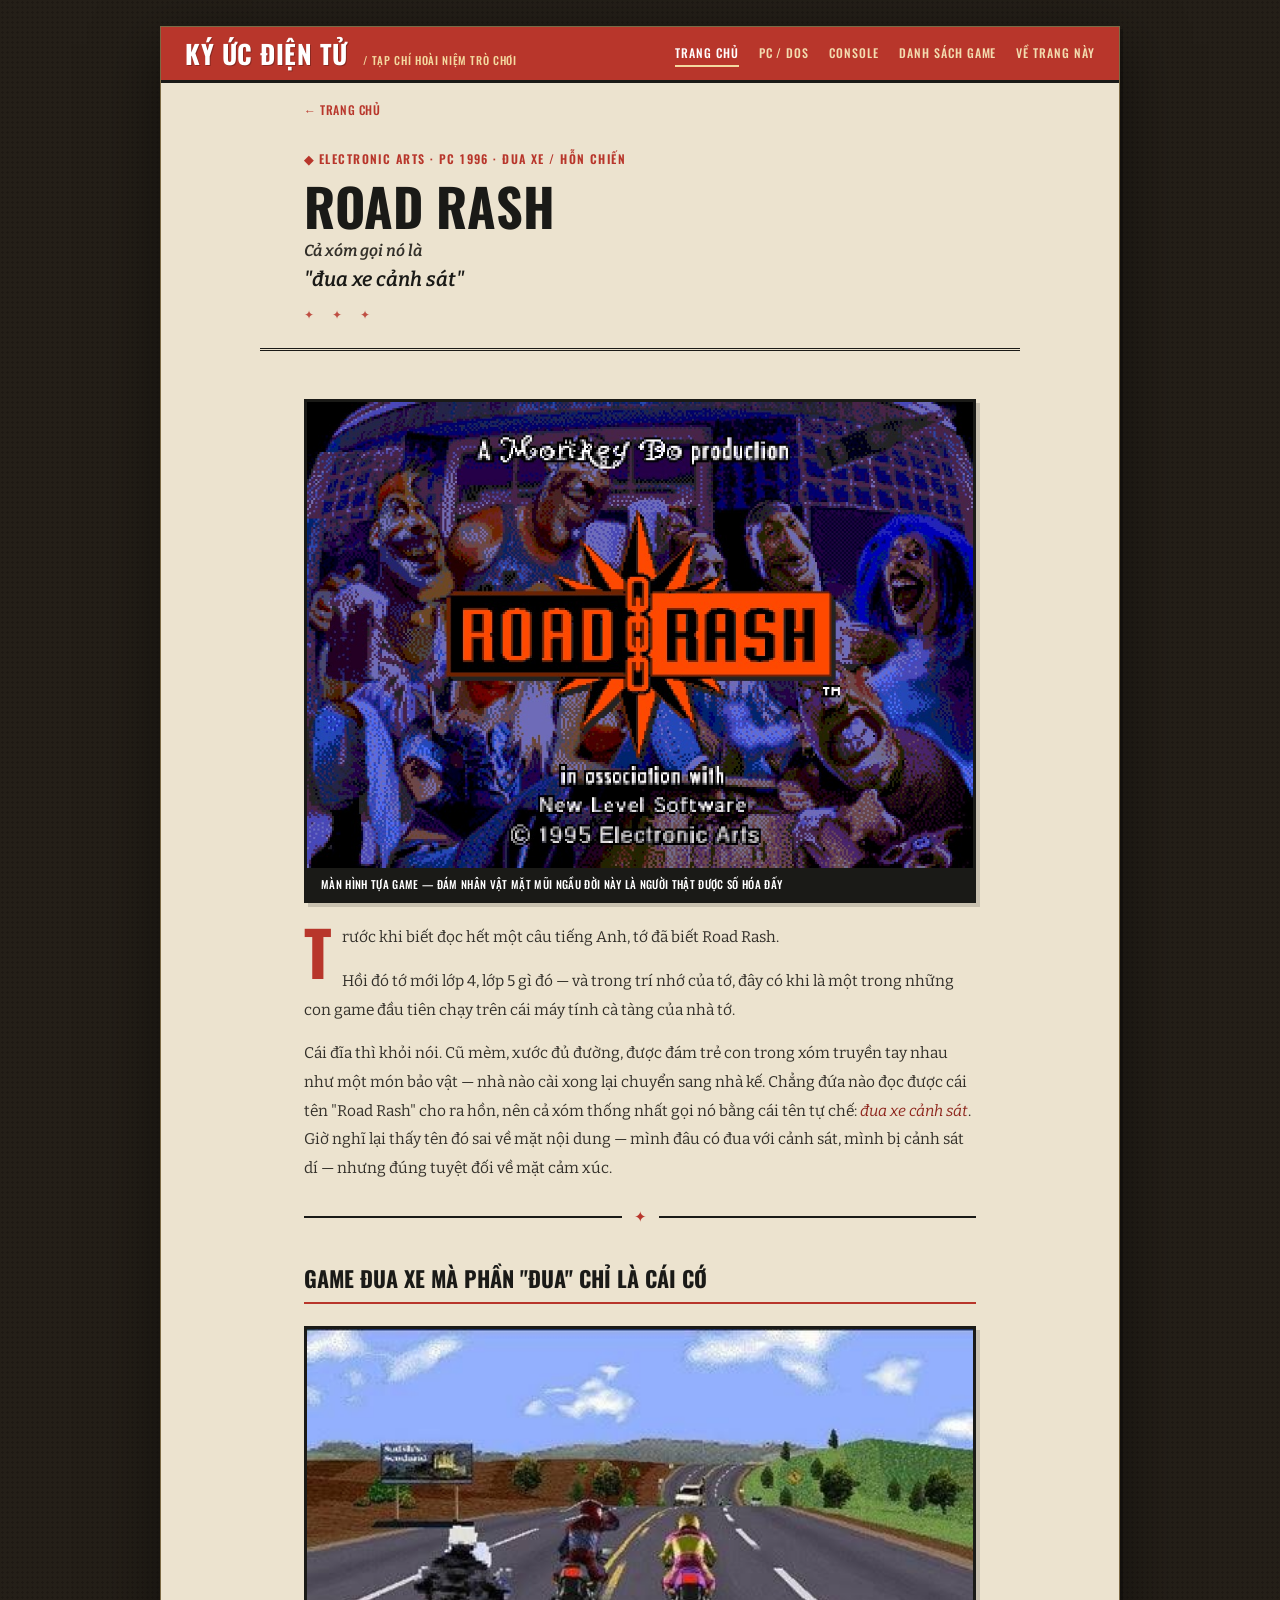
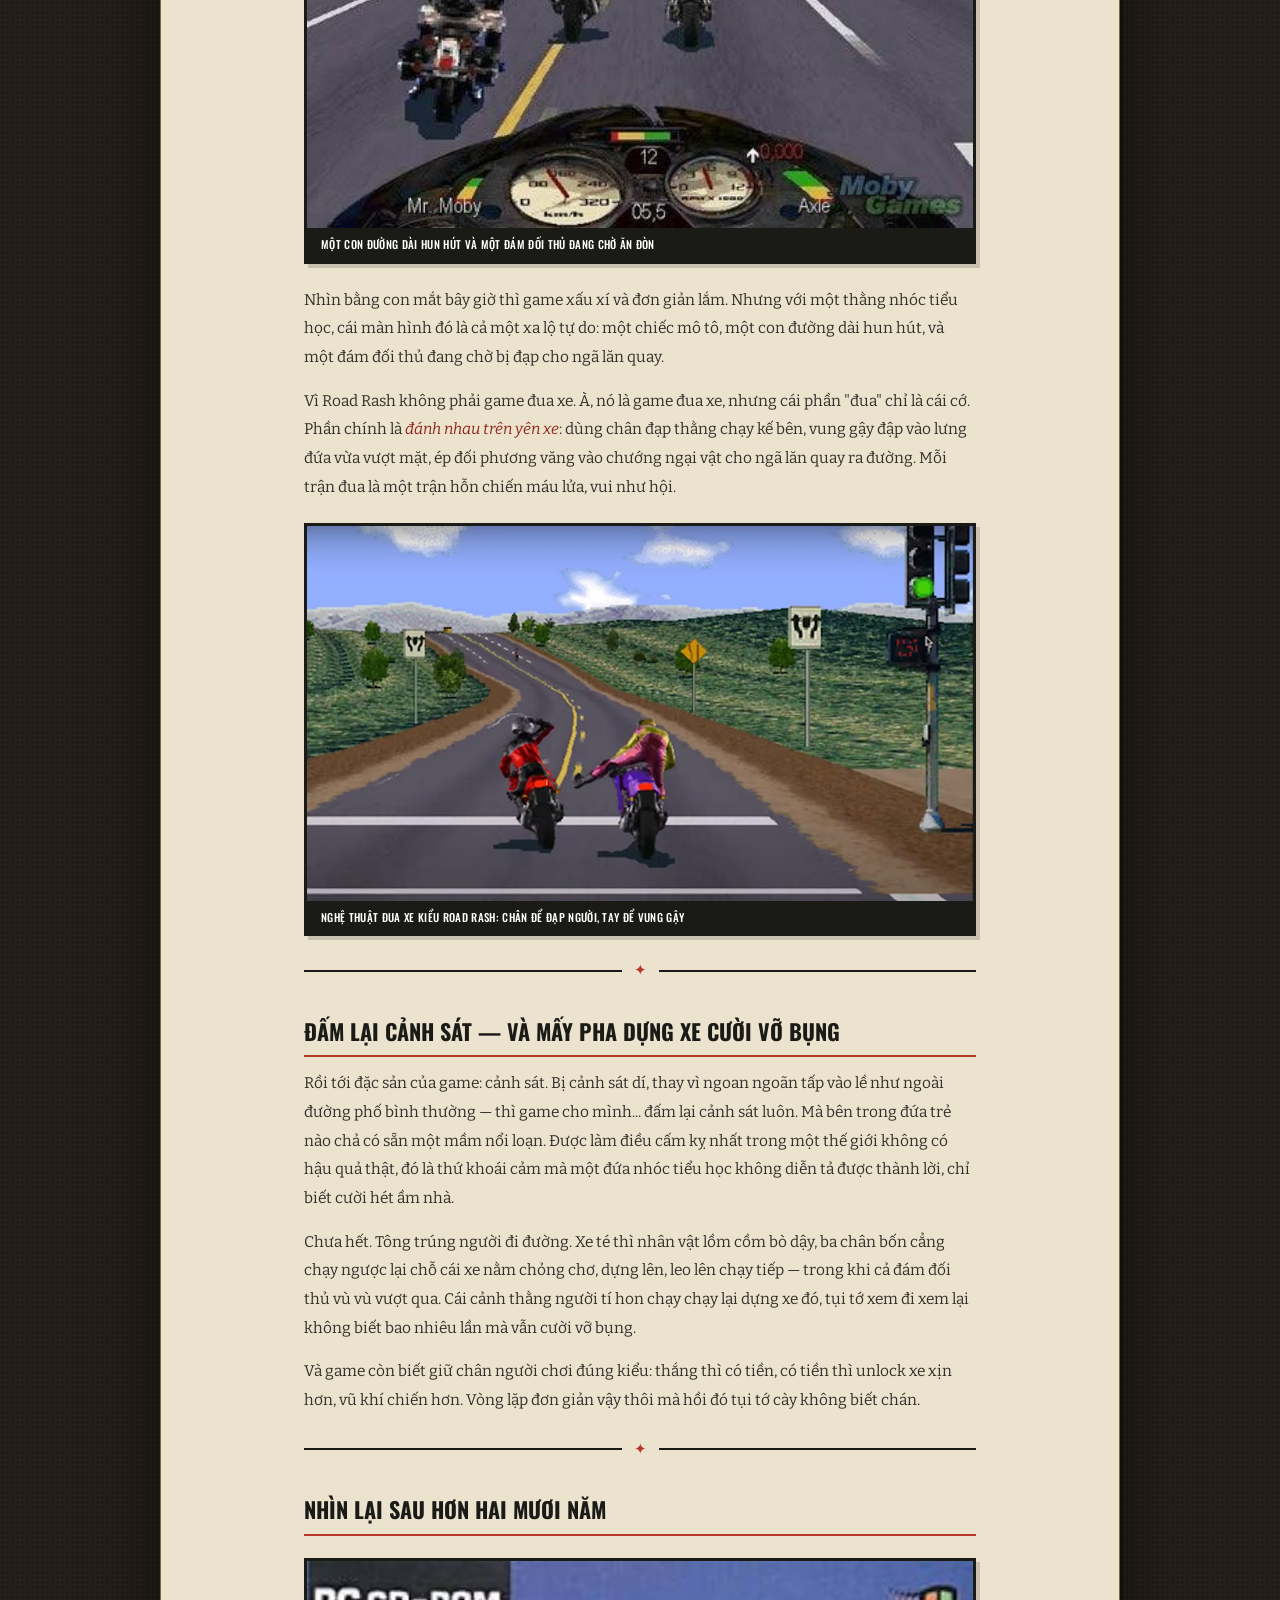
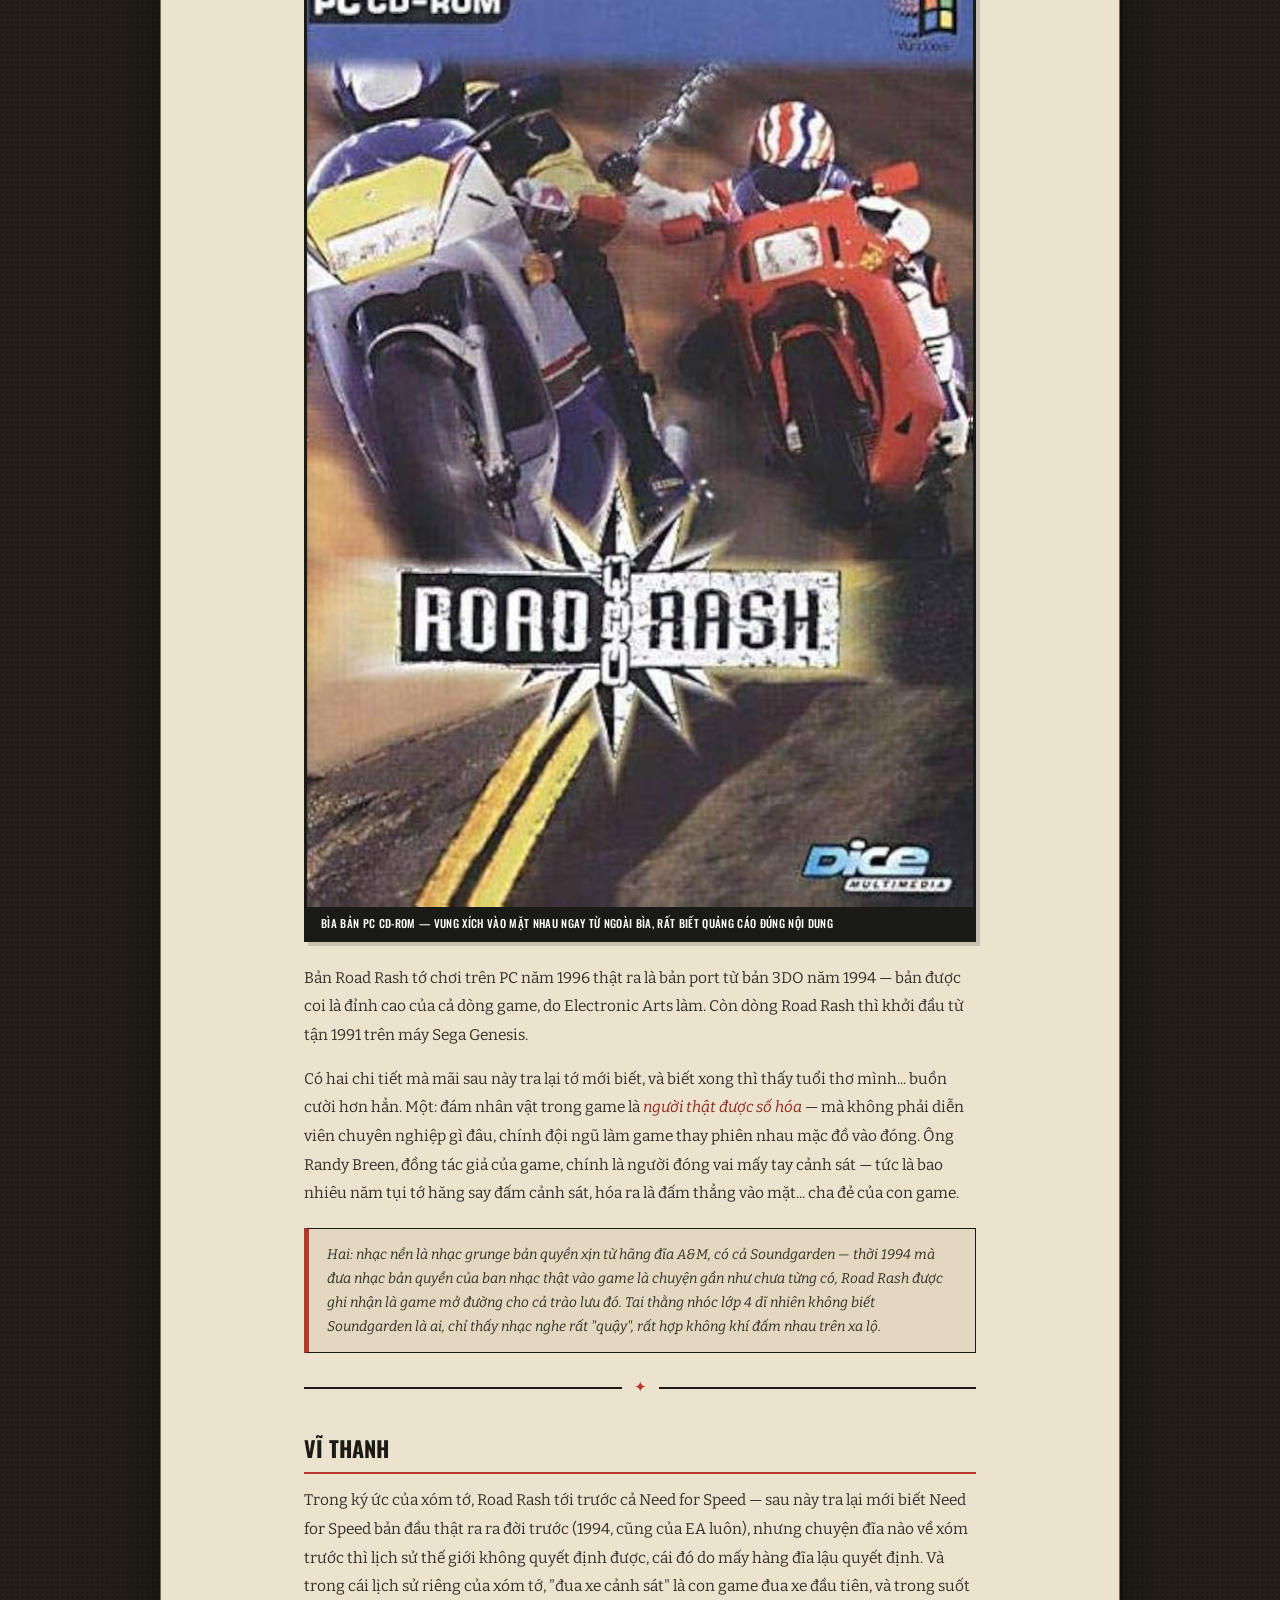
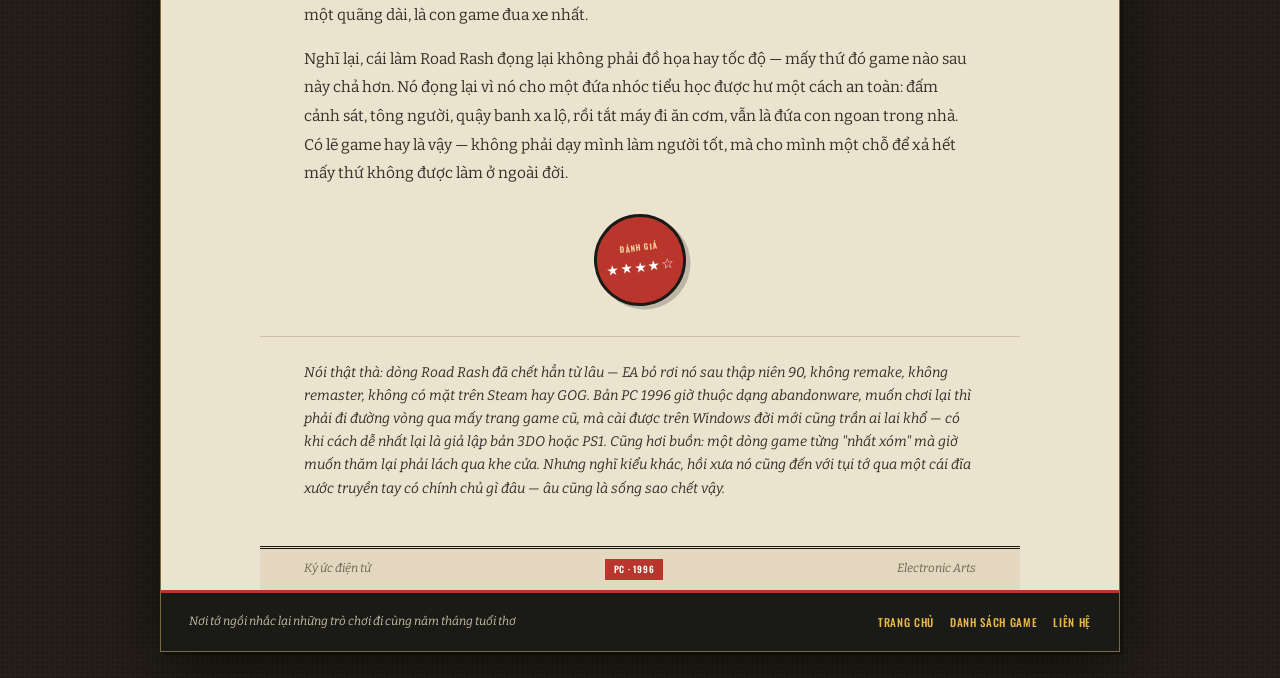
<file: roadrash.html>
<!DOCTYPE html>
<html lang="vi">
<head>
  <meta charset="UTF-8">
  <meta name="viewport" content="width=device-width, initial-scale=1.0">
  <title>Road Rash — Ký ức điện tử</title>
  <link rel="preconnect" href="https://fonts.googleapis.com">
  <link href="https://fonts.googleapis.com/css2?family=Oswald:wght@400;500;600;700&family=Bitter:ital,wght@0,400;0,600;1,400;1,600&display=swap" rel="stylesheet">
  <link rel="stylesheet" href="style.css">
</head>
<body>

<div class="site">

  <!-- ── Nav ── -->
  <header class="topbar">
    <a href="index.html" class="logo">Ký ức điện tử <span>/ Tạp chí hoài niệm trò chơi</span></a>
    <nav>
      <ul>
        <li><a href="index.html" class="active">Trang chủ</a></li>
        <li><a href="#">PC / DOS</a></li>
        <li><a href="#">Console</a></li>
        <li><a href="#">Danh sách game</a></li>
        <li><a href="about.html">Về trang này</a></li>
      </ul>
    </nav>
  </header>

  <div id="view-roadrash" class="view active">
    <div style="padding:0;background:transparent;">
    <div class="lw">
      <div class="lc2 tl"></div><div class="lc2 tr"></div>
      <div class="lc2 bl"></div><div class="lc2 br"></div>
      <div class="li">
        <div class="pg">
          <div class="pgi">

            <button class="back" onclick="location.href='index.html'">← Trang chủ</button>

            <div class="ph">
              <div class="ey">Electronic Arts · PC 1996 · Đua xe / Hỗn chiến</div>
              <div class="gtr">
                <span class="gtm">Road Rash</span>
              </div>
              <div class="ps1">Cả xóm gọi nó là</div>
              <div class="ps2">"đua xe cảnh sát"</div>
              <div class="ho">✦ ✦ ✦</div>
            </div>

            <div class="pb">

              <div class="imf" style="margin-bottom:20px;"><img src="roadrash-cover.jpg" alt="Màn hình tựa game Road Rash"><div class="imc">Màn hình tựa game — đám nhân vật mặt mũi ngầu đời này là người thật được số hóa đấy</div></div>

              <p class="bp dc">Trước khi biết đọc hết một câu tiếng Anh, tớ đã biết Road Rash.</p>

              <p class="bp">Hồi đó tớ mới lớp 4, lớp 5 gì đó — và trong trí nhớ của tớ, đây có khi là một trong những con game đầu tiên chạy trên cái máy tính cà tàng của nhà tớ.</p>

              <p class="bp">Cái đĩa thì khỏi nói. Cũ mèm, xước đủ đường, được đám trẻ con trong xóm truyền tay nhau như một món bảo vật — nhà nào cài xong lại chuyển sang nhà kế. Chẳng đứa nào đọc được cái tên "Road Rash" cho ra hồn, nên cả xóm thống nhất gọi nó bằng cái tên tự chế: <em>đua xe cảnh sát</em>. Giờ nghĩ lại thấy tên đó sai về mặt nội dung — mình đâu có đua với cảnh sát, mình bị cảnh sát dí — nhưng đúng tuyệt đối về mặt cảm xúc.</p>

              <div class="do">✦</div>
              <h2 class="bh">Game đua xe mà phần "đua" chỉ là cái cớ</h2>

              <div class="imf">
                <img src="roadrash-race.jpg" alt="Góc nhìn sau tay lái trong Road Rash">
                <div class="imc">Một con đường dài hun hút và một đám đối thủ đang chờ ăn đòn</div>
              </div>

              <p class="bp">Nhìn bằng con mắt bây giờ thì game xấu xí và đơn giản lắm. Nhưng với một thằng nhóc tiểu học, cái màn hình đó là cả một xa lộ tự do: một chiếc mô tô, một con đường dài hun hút, và một đám đối thủ đang chờ bị đạp cho ngã lăn quay.</p>

              <p class="bp">Vì Road Rash không phải game đua xe. À, nó là game đua xe, nhưng cái phần "đua" chỉ là cái cớ. Phần chính là <em>đánh nhau trên yên xe</em>: dùng chân đạp thằng chạy kế bên, vung gậy đập vào lưng đứa vừa vượt mặt, ép đối phương văng vào chướng ngại vật cho ngã lăn quay ra đường. Mỗi trận đua là một trận hỗn chiến máu lửa, vui như hội.</p>

              <div class="imf">
                <img src="roadrash-kick.jpg" alt="Đạp nhau giữa trận đua trong Road Rash">
                <div class="imc">Nghệ thuật đua xe kiểu Road Rash: chân để đạp người, tay để vung gậy</div>
              </div>

              <div class="do">✦</div>
              <h2 class="bh">Đấm lại cảnh sát — và mấy pha dựng xe cười vỡ bụng</h2>

              <p class="bp">Rồi tới đặc sản của game: cảnh sát. Bị cảnh sát dí, thay vì ngoan ngoãn tấp vào lề như ngoài đường phố bình thường — thì game cho mình... đấm lại cảnh sát luôn. Mà bên trong đứa trẻ nào chả có sẵn một mầm nổi loạn. Được làm điều cấm kỵ nhất trong một thế giới không có hậu quả thật, đó là thứ khoái cảm mà một đứa nhóc tiểu học không diễn tả được thành lời, chỉ biết cười hét ầm nhà.</p>

              <p class="bp">Chưa hết. Tông trúng người đi đường. Xe té thì nhân vật lồm cồm bò dậy, ba chân bốn cẳng chạy ngược lại chỗ cái xe nằm chỏng chơ, dựng lên, leo lên chạy tiếp — trong khi cả đám đối thủ vù vù vượt qua. Cái cảnh thằng người tí hon chạy chạy lại dựng xe đó, tụi tớ xem đi xem lại không biết bao nhiêu lần mà vẫn cười vỡ bụng.</p>

              <p class="bp">Và game còn biết giữ chân người chơi đúng kiểu: thắng thì có tiền, có tiền thì unlock xe xịn hơn, vũ khí chiến hơn. Vòng lặp đơn giản vậy thôi mà hồi đó tụi tớ cày không biết chán.</p>

              <div class="do">✦</div>
              <h2 class="bh">Nhìn lại sau hơn hai mươi năm</h2>

              <div class="imf">
                <img src="roadrash-box.jpg" alt="Bìa đĩa Road Rash bản PC CD-ROM">
                <div class="imc">Bìa bản PC CD-ROM — vung xích vào mặt nhau ngay từ ngoài bìa, rất biết quảng cáo đúng nội dung</div>
              </div>

              <p class="bp">Bản Road Rash tớ chơi trên PC năm 1996 thật ra là bản port từ bản 3DO năm 1994 — bản được coi là đỉnh cao của cả dòng game, do Electronic Arts làm. Còn dòng Road Rash thì khởi đầu từ tận 1991 trên máy Sega Genesis.</p>

              <p class="bp">Có hai chi tiết mà mãi sau này tra lại tớ mới biết, và biết xong thì thấy tuổi thơ mình... buồn cười hơn hẳn. Một: đám nhân vật trong game là <em>người thật được số hóa</em> — mà không phải diễn viên chuyên nghiệp gì đâu, chính đội ngũ làm game thay phiên nhau mặc đồ vào đóng. Ông Randy Breen, đồng tác giả của game, chính là người đóng vai mấy tay cảnh sát — tức là bao nhiêu năm tụi tớ hăng say đấm cảnh sát, hóa ra là đấm thẳng vào mặt... cha đẻ của con game.</p>

              <div class="an"><p>Hai: nhạc nền là nhạc grunge bản quyền xịn từ hãng đĩa A&amp;M, có cả Soundgarden — thời 1994 mà đưa nhạc bản quyền của ban nhạc thật vào game là chuyện gần như chưa từng có, Road Rash được ghi nhận là game mở đường cho cả trào lưu đó. Tai thằng nhóc lớp 4 dĩ nhiên không biết Soundgarden là ai, chỉ thấy nhạc nghe rất "quậy", rất hợp không khí đấm nhau trên xa lộ.</p></div>

              <div class="do">✦</div>
              <h2 class="bh">Vĩ thanh</h2>

              <p class="bp">Trong ký ức của xóm tớ, Road Rash tới trước cả Need for Speed — sau này tra lại mới biết Need for Speed bản đầu thật ra ra đời trước (1994, cũng của EA luôn), nhưng chuyện đĩa nào về xóm trước thì lịch sử thế giới không quyết định được, cái đó do mấy hàng đĩa lậu quyết định. Và trong cái lịch sử riêng của xóm tớ, "đua xe cảnh sát" là con game đua xe đầu tiên, và trong suốt một quãng dài, là con game đua xe nhất.</p>

              <p class="bp">Nghĩ lại, cái làm Road Rash đọng lại không phải đồ họa hay tốc độ — mấy thứ đó game nào sau này chả hơn. Nó đọng lại vì nó cho một đứa nhóc tiểu học được hư một cách an toàn: đấm cảnh sát, tông người, quậy banh xa lộ, rồi tắt máy đi ăn cơm, vẫn là đứa con ngoan trong nhà. Có lẽ game hay là vậy — không phải dạy mình làm người tốt, mà cho mình một chỗ để xả hết mấy thứ không được làm ở ngoài đời.</p>

              <div class="rs">
                <span class="rl">Đánh giá</span>
                <span class="rr">★★★★☆</span>
              </div>

            </div>

            <div class="sf">
              <p>Nói thật thà: dòng Road Rash đã chết hẳn từ lâu — EA bỏ rơi nó sau thập niên 90, không remake, không remaster, không có mặt trên Steam hay GOG. Bản PC 1996 giờ thuộc dạng abandonware, muốn chơi lại thì phải đi đường vòng qua mấy trang game cũ, mà cài được trên Windows đời mới cũng trần ai lai khổ — có khi cách dễ nhất lại là giả lập bản 3DO hoặc PS1. Cũng hơi buồn: một dòng game từng "nhất xóm" mà giờ muốn thăm lại phải lách qua khe cửa. Nhưng nghĩ kiểu khác, hồi xưa nó cũng đến với tụi tớ qua một cái đĩa xước truyền tay có chính chủ gì đâu — âu cũng là sống sao chết vậy.</p>
            </div>

            <div class="pf">
              <span class="pft">Ký ức điện tử</span>
              <span class="pfb">PC · 1996</span>
              <span class="pft">Electronic Arts</span>
            </div>

          </div>
        </div>
      </div>
    </div>
    </div>
  </div>

  <!-- ── Footer ── -->
  <footer class="site-footer">
    <span>Nơi tớ ngồi nhắc lại những trò chơi đi cùng năm tháng tuổi thơ</span>
    <nav style="display:flex;gap:16px;">
      <a href="index.html">Trang chủ</a>
      <a href="#">Danh sách game</a>
      <a href="#">Liên hệ</a>
    </nav>
  </footer>

</div>

</body>
</html>
</file>
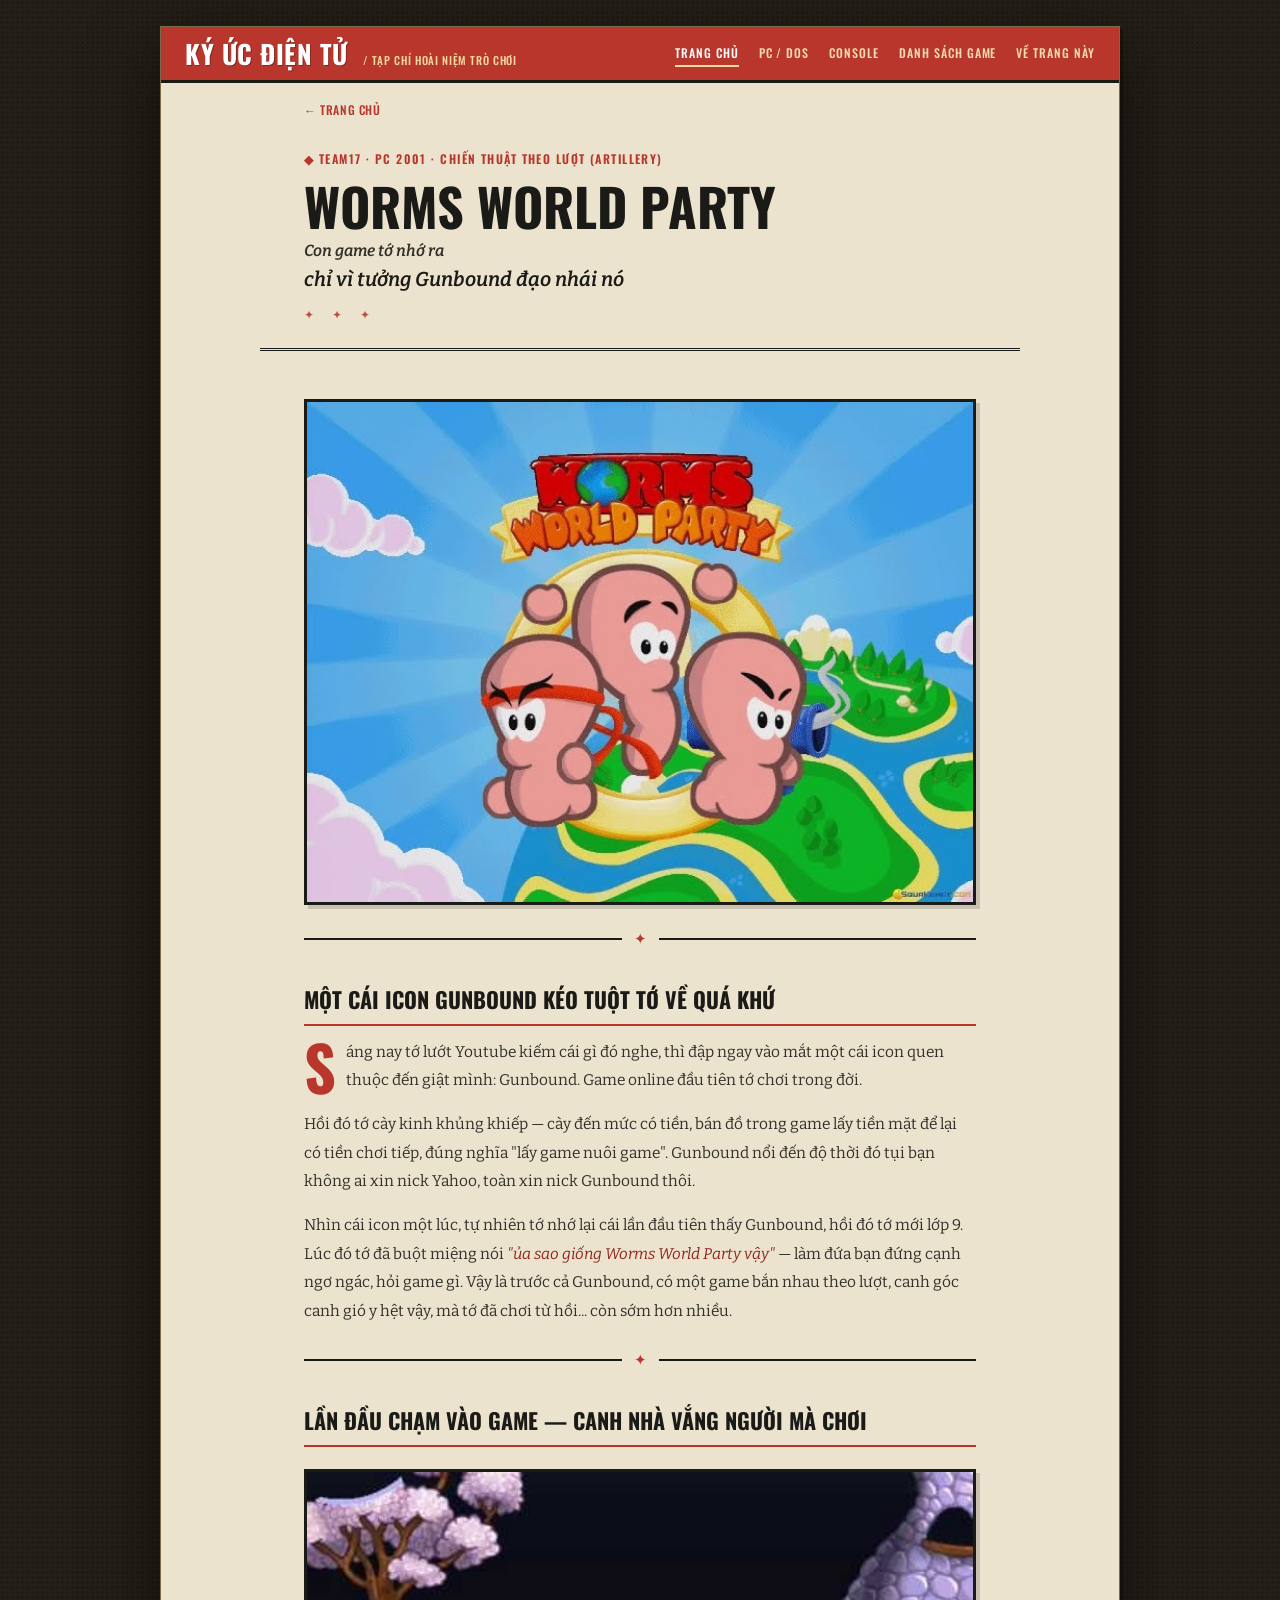
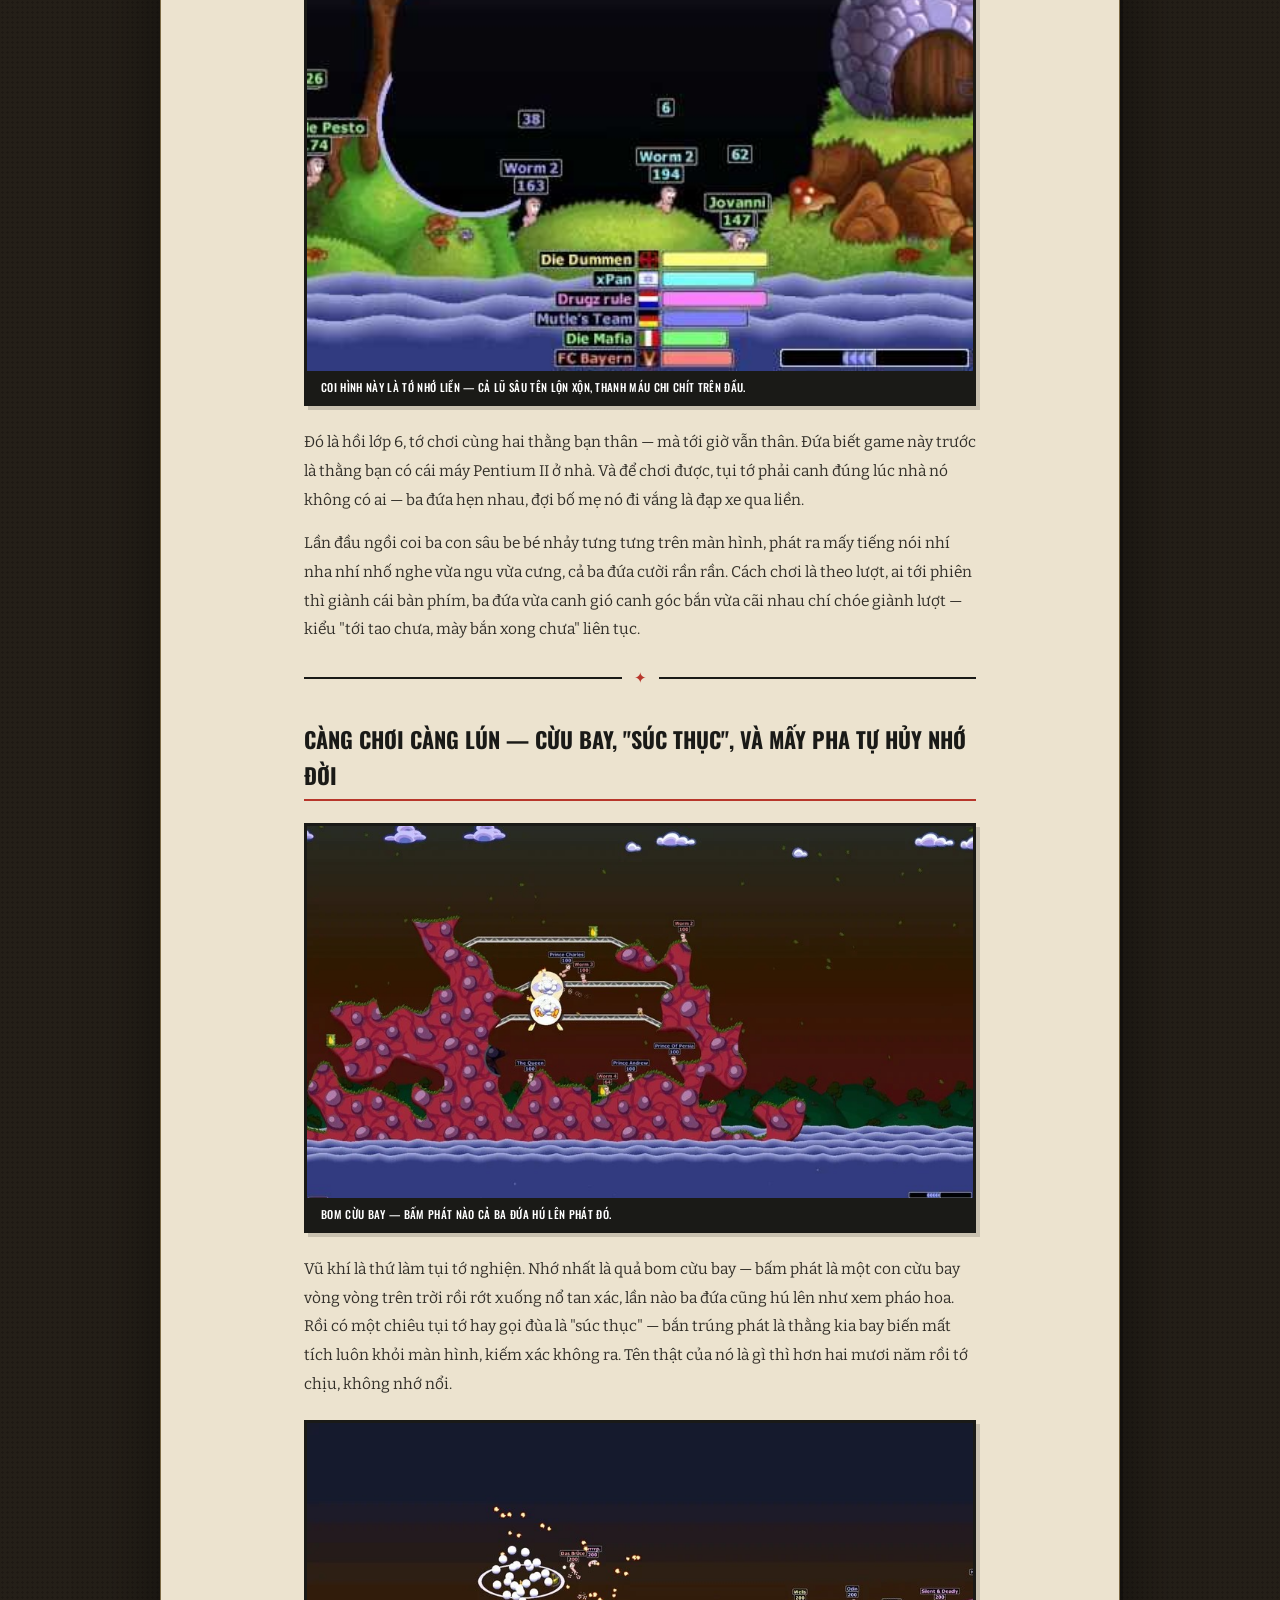
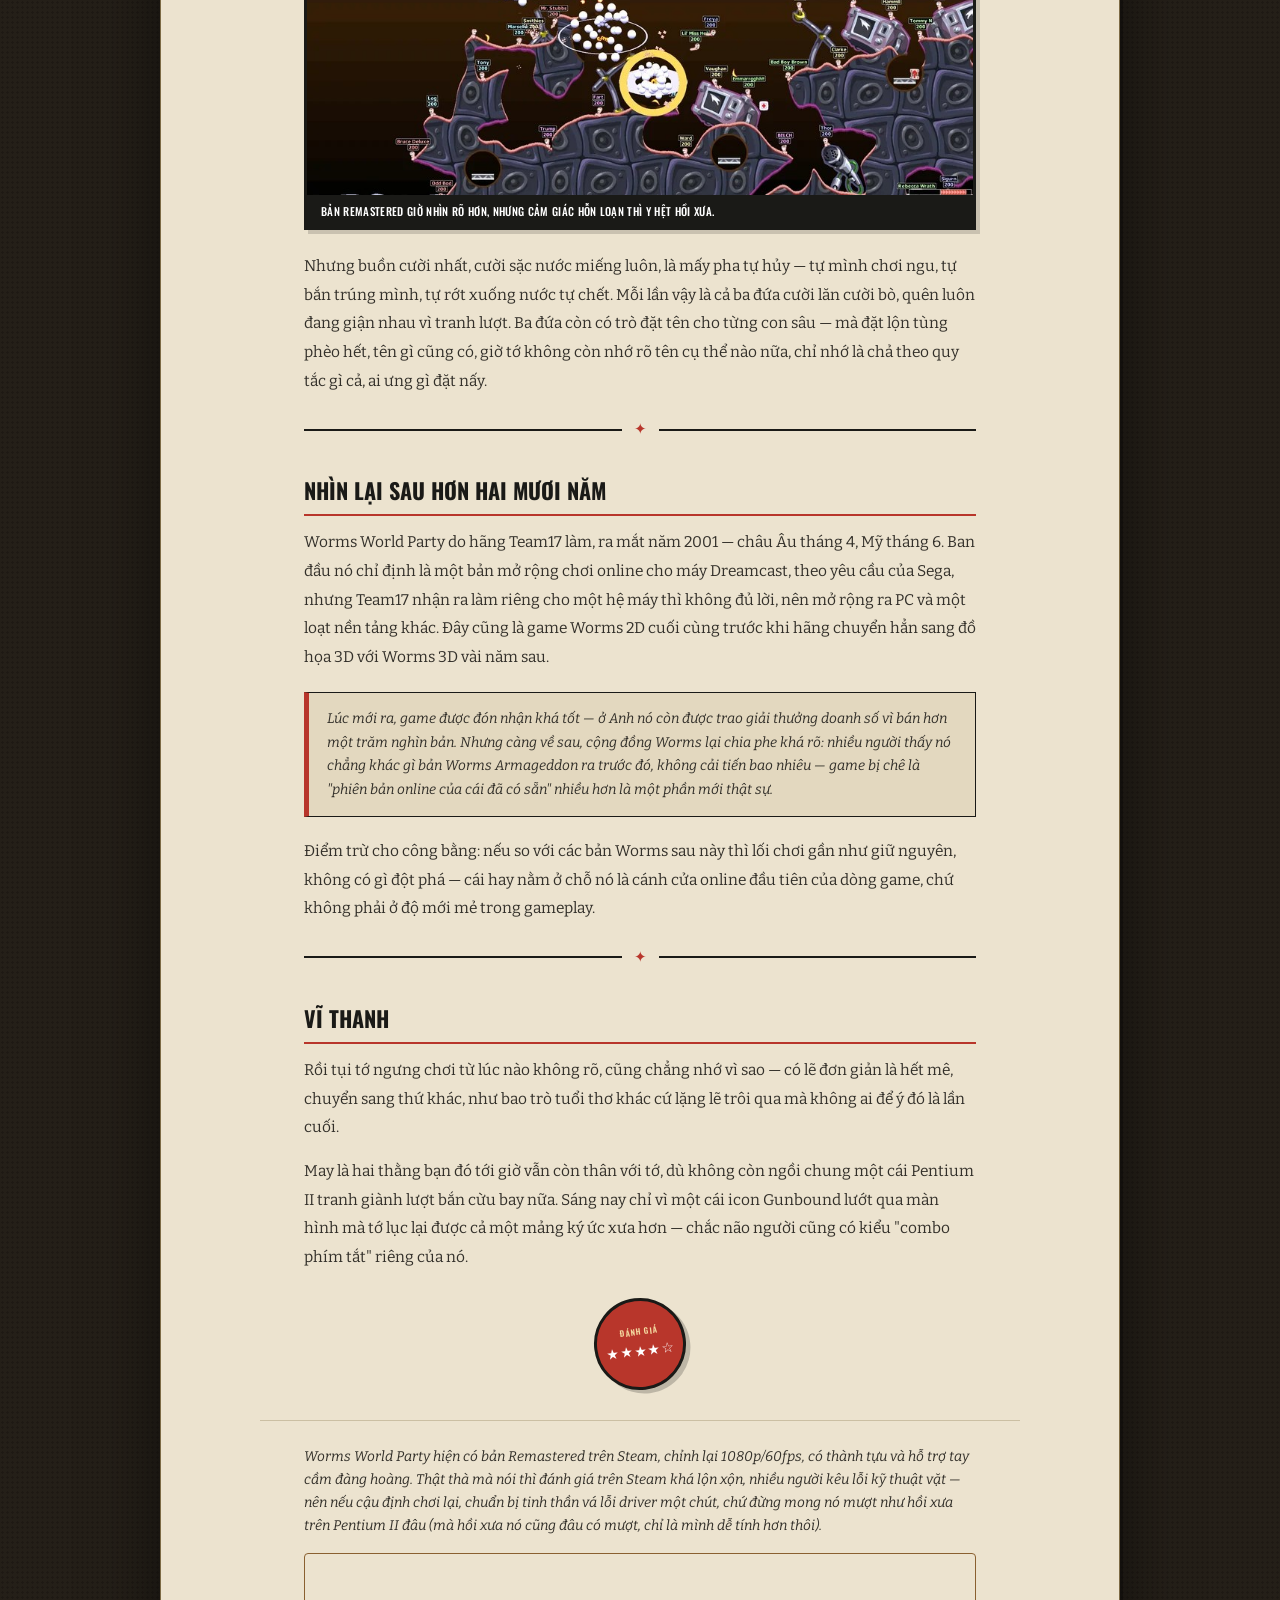
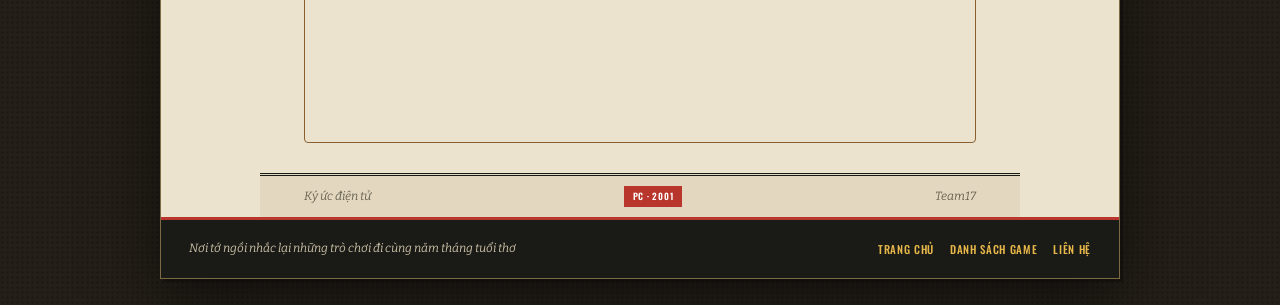
<file: worms.html>
<!DOCTYPE html>
<html lang="vi">
<head>
  <meta charset="UTF-8">
  <meta name="viewport" content="width=device-width, initial-scale=1.0">
  <title>Worms World Party — Ký ức điện tử</title>
  <link rel="preconnect" href="https://fonts.googleapis.com">
  <link href="https://fonts.googleapis.com/css2?family=Oswald:wght@400;500;600;700&family=Bitter:ital,wght@0,400;0,600;1,400;1,600&display=swap" rel="stylesheet">
  <link rel="stylesheet" href="style.css">
</head>
<body>

<div class="site">

  <!-- ── Nav ── -->
  <header class="topbar">
    <a href="index.html" class="logo">Ký ức điện tử <span>/ Tạp chí hoài niệm trò chơi</span></a>
    <nav>
      <ul>
        <li><a href="index.html" class="active">Trang chủ</a></li>
        <li><a href="#">PC / DOS</a></li>
        <li><a href="#">Console</a></li>
        <li><a href="#">Danh sách game</a></li>
        <li><a href="#">Về trang này</a></li>
      </ul>
    </nav>
  </header>

  <div id="view-worms" class="view active">
    <div style="padding:0;background:transparent;">
    <div class="lw">
      <div class="lc2 tl"></div><div class="lc2 tr"></div>
      <div class="lc2 bl"></div><div class="lc2 br"></div>
      <div class="li">
        <div class="pg">
          <div class="pgi">

            <button class="back" onclick="location.href='index.html'">← Trang chủ</button>

            <div class="ph">
              <div class="ey">Team17 · PC 2001 · Chiến thuật theo lượt (Artillery)</div>
              <div class="gtr">
                <span class="gtm">Worms World Party</span>
              </div>
              <div class="ps1">Con game tớ nhớ ra</div>
              <div class="ps2">chỉ vì tưởng Gunbound đạo nhái nó</div>
              <div class="ho">✦ ✦ ✦</div>
            </div>

            <div class="pb">

              <div class="imf" style="margin-bottom:20px;"><img src="worms-cover.jpg" alt="Worms World Party — màn hình tựa game"></div>

              <div class="do">✦</div>
              <h2 class="bh">Một cái icon Gunbound kéo tuột tớ về quá khứ</h2>

              <p class="bp dc">Sáng nay tớ lướt Youtube kiếm cái gì đó nghe, thì đập ngay vào mắt một cái icon quen thuộc đến giật mình: Gunbound. Game online đầu tiên tớ chơi trong đời.</p>

              <p class="bp">Hồi đó tớ cày kinh khủng khiếp — cày đến mức có tiền, bán đồ trong game lấy tiền mặt để lại có tiền chơi tiếp, đúng nghĩa "lấy game nuôi game". Gunbound nổi đến độ thời đó tụi bạn không ai xin nick Yahoo, toàn xin nick Gunbound thôi.</p>

              <p class="bp">Nhìn cái icon một lúc, tự nhiên tớ nhớ lại cái lần đầu tiên thấy Gunbound, hồi đó tớ mới lớp 9. Lúc đó tớ đã buột miệng nói <em>"ủa sao giống Worms World Party vậy"</em> — làm đứa bạn đứng cạnh ngơ ngác, hỏi game gì. Vậy là trước cả Gunbound, có một game bắn nhau theo lượt, canh góc canh gió y hệt vậy, mà tớ đã chơi từ hồi... còn sớm hơn nhiều.</p>

              <div class="do">✦</div>
              <h2 class="bh">Lần đầu chạm vào game — canh nhà vắng người mà chơi</h2>

              <div class="imf">
                <img src="worms-multiplayer.jpg" alt="Worms World Party — trận nhiều người chơi với thanh máu từng con sâu">
                <div class="imc">Coi hình này là tớ nhớ liền — cả lũ sâu tên lộn xộn, thanh máu chi chít trên đầu.</div>
              </div>

              <p class="bp">Đó là hồi lớp 6, tớ chơi cùng hai thằng bạn thân — mà tới giờ vẫn thân. Đứa biết game này trước là thằng bạn có cái máy Pentium II ở nhà. Và để chơi được, tụi tớ phải canh đúng lúc nhà nó không có ai — ba đứa hẹn nhau, đợi bố mẹ nó đi vắng là đạp xe qua liền.</p>

              <p class="bp">Lần đầu ngồi coi ba con sâu be bé nhảy tưng tưng trên màn hình, phát ra mấy tiếng nói nhí nha nhí nhố nghe vừa ngu vừa cưng, cả ba đứa cười rần rần. Cách chơi là theo lượt, ai tới phiên thì giành cái bàn phím, ba đứa vừa canh gió canh góc bắn vừa cãi nhau chí chóe giành lượt — kiểu "tới tao chưa, mày bắn xong chưa" liên tục.</p>

              <div class="do">✦</div>
              <h2 class="bh">Càng chơi càng lún — cừu bay, "súc thục", và mấy pha tự hủy nhớ đời</h2>

              <div class="imf">
                <img src="worms-sheep.jpg" alt="Worms World Party — bom cừu bay">
                <div class="imc">Bom cừu bay — bấm phát nào cả ba đứa hú lên phát đó.</div>
              </div>

              <p class="bp">Vũ khí là thứ làm tụi tớ nghiện. Nhớ nhất là quả bom cừu bay — bấm phát là một con cừu bay vòng vòng trên trời rồi rớt xuống nổ tan xác, lần nào ba đứa cũng hú lên như xem pháo hoa. Rồi có một chiêu tụi tớ hay gọi đùa là "súc thục" — bắn trúng phát là thằng kia bay biến mất tích luôn khỏi màn hình, kiếm xác không ra. Tên thật của nó là gì thì hơn hai mươi năm rồi tớ chịu, không nhớ nổi.</p>

              <div class="imf">
                <img src="worms-combat.jpg" alt="Worms World Party — một pha combat hỗn loạn">
                <div class="imc">Bản Remastered giờ nhìn rõ hơn, nhưng cảm giác hỗn loạn thì y hệt hồi xưa.</div>
              </div>

              <p class="bp">Nhưng buồn cười nhất, cười sặc nước miếng luôn, là mấy pha tự hủy — tự mình chơi ngu, tự bắn trúng mình, tự rớt xuống nước tự chết. Mỗi lần vậy là cả ba đứa cười lăn cười bò, quên luôn đang giận nhau vì tranh lượt. Ba đứa còn có trò đặt tên cho từng con sâu — mà đặt lộn tùng phèo hết, tên gì cũng có, giờ tớ không còn nhớ rõ tên cụ thể nào nữa, chỉ nhớ là chả theo quy tắc gì cả, ai ưng gì đặt nấy.</p>

              <div class="do">✦</div>
              <h2 class="bh">Nhìn lại sau hơn hai mươi năm</h2>

              <p class="bp">Worms World Party do hãng Team17 làm, ra mắt năm 2001 — châu Âu tháng 4, Mỹ tháng 6. Ban đầu nó chỉ định là một bản mở rộng chơi online cho máy Dreamcast, theo yêu cầu của Sega, nhưng Team17 nhận ra làm riêng cho một hệ máy thì không đủ lời, nên mở rộng ra PC và một loạt nền tảng khác. Đây cũng là game Worms 2D cuối cùng trước khi hãng chuyển hẳn sang đồ họa 3D với Worms 3D vài năm sau.</p>

              <div class="an"><p>Lúc mới ra, game được đón nhận khá tốt — ở Anh nó còn được trao giải thưởng doanh số vì bán hơn một trăm nghìn bản. Nhưng càng về sau, cộng đồng Worms lại chia phe khá rõ: nhiều người thấy nó chẳng khác gì bản Worms Armageddon ra trước đó, không cải tiến bao nhiêu — game bị chê là "phiên bản online của cái đã có sẵn" nhiều hơn là một phần mới thật sự.</p></div>

              <p class="bp">Điểm trừ cho công bằng: nếu so với các bản Worms sau này thì lối chơi gần như giữ nguyên, không có gì đột phá — cái hay nằm ở chỗ nó là cánh cửa online đầu tiên của dòng game, chứ không phải ở độ mới mẻ trong gameplay.</p>

              <div class="do">✦</div>
              <h2 class="bh">Vĩ thanh</h2>

              <p class="bp">Rồi tụi tớ ngưng chơi từ lúc nào không rõ, cũng chẳng nhớ vì sao — có lẽ đơn giản là hết mê, chuyển sang thứ khác, như bao trò tuổi thơ khác cứ lặng lẽ trôi qua mà không ai để ý đó là lần cuối.</p>

              <p class="bp">May là hai thằng bạn đó tới giờ vẫn còn thân với tớ, dù không còn ngồi chung một cái Pentium II tranh giành lượt bắn cừu bay nữa. Sáng nay chỉ vì một cái icon Gunbound lướt qua màn hình mà tớ lục lại được cả một mảng ký ức xưa hơn — chắc não người cũng có kiểu "combo phím tắt" riêng của nó.</p>

              <div class="rs">
                <span class="rl">Đánh giá</span>
                <span class="rr">★★★★☆</span>
              </div>

            </div>

            <div class="sf">
              <p>Worms World Party hiện có bản Remastered trên Steam, chỉnh lại 1080p/60fps, có thành tựu và hỗ trợ tay cầm đàng hoàng. Thật thà mà nói thì đánh giá trên Steam khá lộn xộn, nhiều người kêu lỗi kỹ thuật vặt — nên nếu cậu định chơi lại, chuẩn bị tinh thần vá lỗi driver một chút, chứ đừng mong nó mượt như hồi xưa trên Pentium II đâu (mà hồi xưa nó cũng đâu có mượt, chỉ là mình dễ tính hơn thôi).</p>
              <iframe src="https://store.steampowered.com/widget/270910/" frameborder="0" width="100%" height="190" style="display:block;border-radius:4px;border:1px solid #8a6030;"></iframe>
            </div>

            <div class="pf">
              <span class="pft">Ký ức điện tử</span>
              <span class="pfb">PC · 2001</span>
              <span class="pft">Team17</span>
            </div>

          </div>
        </div>
      </div>
    </div>
    </div>
  </div>

  <!-- ── Footer ── -->
  <footer class="site-footer">
    <span>Nơi tớ ngồi nhắc lại những trò chơi đi cùng năm tháng tuổi thơ</span>
    <nav style="display:flex;gap:16px;">
      <a href="index.html">Trang chủ</a>
      <a href="#">Danh sách game</a>
      <a href="#">Liên hệ</a>
    </nav>
  </footer>

</div>

</body>
</html>
</file>
<file: style.css>
/* ============================================================
   KÝ ỨC ĐIỆN TỬ — style.css   (THEME: Tạp chí Thế Giới Game)
   ------------------------------------------------------------
   Toàn bộ giao diện nằm trong file này. Đổi màu/font/theme:
   chỉ sửa ở đây, mọi trang tự đổi theo.

   BẢNG MÀU (đổi ở đây là đổi cả site):
     --pulp    : nền giấy pulp (trang)      #ece3cf
     --pulp2   : giấy đậm hơn (ô, panel)     #e3d8bf
     --desk    : nền tối quanh trang         #241f18
     --ink     : mực đen (chữ tít)           #1a1a17
     --ink2    : chữ thân bài                 #33302a
     --ink3    : chữ phụ, chú thích           #6b6556
     --red     : mực đỏ (măng-sét, điểm)      #b8362b
     --reddk   : đỏ đậm (hover)               #8f281f
     --line    : kẻ mảnh                      #cbbf a3
   FONT:
     Tít / nhãn : Oswald (condensed, IN HOA)
     Thân bài   : Bitter (serif, dễ đọc)
   ============================================================ */

:root{
  --pulp:#ece3cf; --pulp2:#e3d8bf; --desk:#241f18;
  --ink:#1a1a17; --ink2:#33302a; --ink3:#6b6556;
  --red:#b8362b; --reddk:#8f281f; --line:#cbbfa3;
}

*, *::before, *::after { box-sizing:border-box; margin:0; padding:0; }

body{
  background:var(--desk);
  /* vân giấy pulp lấm chấm rất nhẹ trên nền desk */
  background-image:radial-gradient(rgba(0,0,0,.18) 1px,transparent 1.4px);
  background-size:5px 5px;
  font-family:'Bitter',Georgia,serif;
  font-size:15px; line-height:1.65; color:var(--ink2);
}

/* ── Khung trang = "cuốn tạp chí" ── */
.site{
  max-width:960px; margin:26px auto; background:var(--pulp);
  border:1px solid #7c6a45;
  box-shadow:0 18px 60px rgba(0,0,0,.55), 3px 3px 0 rgba(0,0,0,.25);
  overflow:hidden; position:relative;
}
/* halftone chấm rất mờ phủ toàn trang */
.site::before{
  content:''; position:absolute; inset:0; pointer-events:none; z-index:0;
  background-image:radial-gradient(rgba(120,100,70,.14) 1px,transparent 1.4px);
  background-size:4px 4px;
}
.site > * { position:relative; z-index:1; }

/* ══════════════════════════════════════════════
   MĂNG-SÉT (masthead) + NAV  — dùng chung mọi trang
   ══════════════════════════════════════════════ */
.topbar{
  background:var(--red); border-bottom:3px solid var(--ink);
  padding:0 24px; height:auto; min-height:56px;
  display:flex; align-items:center; justify-content:space-between;
  flex-wrap:wrap; gap:6px 18px;
}
.logo{
  font-family:'Oswald',sans-serif; font-weight:700; font-size:26px;
  text-transform:uppercase; letter-spacing:.02em;
  color:#fff; text-decoration:none; line-height:1; padding:12px 0;
  text-shadow:1px 1px 0 rgba(0,0,0,.25);
}
.logo span{
  display:inline; color:#f4d9a0; font-family:'Oswald',sans-serif;
  font-weight:500; font-size:11px; letter-spacing:.06em; margin-left:8px;
  text-transform:uppercase; text-shadow:none;
}
nav ul{ display:flex; gap:20px; list-style:none; flex-wrap:wrap; }
nav a{
  font-family:'Oswald',sans-serif; font-weight:500; font-size:12px;
  letter-spacing:.08em; text-transform:uppercase;
  color:#f3ddb0; text-decoration:none; padding:4px 0;
}
nav a:hover, nav a.active{ color:#fff; border-bottom:2px solid #f4d9a0; }

/* dải giá nhại tạp chí cũ, ngay dưới măng-sét */
.topbar::after{ content:none; }

.view{ display:none; }
.view.active{ display:block; }

/* ══════════════════════════════════════════════
   TRANG CHỦ
   ══════════════════════════════════════════════ */

/* Bài đinh / Cover story */
.hero{
  display:grid; grid-template-columns:1fr 150px; gap:22px; align-items:center;
  padding:24px 28px; background:var(--pulp2);
  border-bottom:3px double var(--ink); cursor:pointer;
}
.hero:hover .hero-title{ color:var(--reddk); }
.hero-label{
  font-family:'Oswald',sans-serif; font-weight:700; font-size:12px;
  letter-spacing:.14em; text-transform:uppercase; color:var(--red);
  margin-bottom:8px;
}
.hero-label::before{ content:'◆ '; }
.hero-title{
  font-family:'Oswald',sans-serif; font-weight:700; font-size:30px;
  line-height:1.02; text-transform:uppercase; color:var(--ink);
  letter-spacing:.005em; transition:color .15s;
}
.hero-sub{
  font-family:'Bitter',serif; font-style:italic; font-size:13px;
  color:var(--ink3); margin-top:10px;
}
.hero-thumb{
  width:150px; height:150px; border:3px solid var(--ink);
  border-radius:0; flex-shrink:0; margin-left:auto; overflow:hidden;
  display:flex; align-items:center; justify-content:center;
  box-shadow:4px 4px 0 rgba(0,0,0,.18);
}
.hero-thumb img{ width:100%; height:100%; object-fit:cover; display:block; }
.hero-thumb span{
  font-family:'Oswald',sans-serif; font-weight:700; font-size:13px;
  text-align:center; line-height:1.15; text-transform:uppercase; padding:8px;
}

/* Thân 2 cột */
.body{ display:grid; grid-template-columns:1fr 220px; }
.main{ padding:22px 28px; border-right:1px solid var(--line); }
.section-label{
  font-family:'Oswald',sans-serif; font-weight:700; font-size:13px;
  letter-spacing:.12em; text-transform:uppercase; color:var(--ink);
  margin-bottom:16px; padding-bottom:8px; border-bottom:2px solid var(--ink);
  display:flex; align-items:center; gap:8px;
}
.section-label::after{ content:''; flex:1; height:0; }

/* Ô review từng game */
.article-card{
  display:grid; grid-template-columns:92px 1fr; gap:16px;
  padding:16px 0; border-bottom:1px solid var(--line); cursor:pointer;
}
.article-card:last-child{ border-bottom:none; }
.article-card:hover .art-title{ color:var(--reddk); }
.thumb{
  width:92px; height:92px; border:2px solid var(--ink); border-radius:0;
  overflow:hidden; display:flex; align-items:center; justify-content:center;
  padding:0; flex-shrink:0; box-shadow:3px 3px 0 rgba(0,0,0,.15);
}
.thumb img{ width:100%; height:100%; object-fit:cover; display:block; }
.thumb-inner{
  font-family:'Oswald',sans-serif; font-weight:700; font-size:11px;
  text-align:center; line-height:1.15; letter-spacing:.02em;
  text-transform:uppercase; padding:6px;
}
/* nền tile theo từng game (khi chưa có ảnh) */
.t-grandia { background:#2a1c52; } .t-grandia .thumb-inner{ color:#d9c8f0; }
.t-blade   { background:#3a1200; } .t-blade   .thumb-inner{ color:#f0a860; }
.t-amadis  { background:#101a38; } .t-amadis  .thumb-inner{ color:#bcccf5; }
.t-fable   { background:#12300d; } .t-fable   .thumb-inner{ color:#a6e884; }
/* (giữ lại cho tương thích, không còn dùng) */
.t-freedom { background:#0a1a10; } .t-freedom .thumb-inner{ color:#88cc88; }
.t-seal    { background:#1a1000; } .t-seal    .thumb-inner{ color:#ddbb44; }

.art-meta-top{
  font-family:'Oswald',sans-serif; font-weight:600; font-size:11px;
  letter-spacing:.06em; text-transform:uppercase; color:var(--red);
  margin-bottom:5px; display:flex; align-items:center; gap:6px; flex-wrap:wrap;
}
.art-title{
  font-family:'Oswald',sans-serif; font-weight:700; font-size:19px;
  line-height:1.08; text-transform:uppercase; color:var(--ink);
  margin-bottom:6px; transition:color .15s;
}
.art-excerpt{ font-family:'Bitter',serif; font-size:13px; color:var(--ink2); line-height:1.55; }
.art-meta-bot{ display:flex; align-items:center; gap:10px; margin-top:8px; }
.art-date{ font-family:'Oswald',sans-serif; font-size:11px; letter-spacing:.04em; color:var(--ink3); text-transform:uppercase; }
.rating{ font-family:'Oswald',sans-serif; font-weight:700; font-size:12px; color:#fff; background:var(--red); padding:1px 8px; letter-spacing:1px; }

/* huy hiệu nền tảng */
.badge{
  display:inline-block; font-family:'Oswald',sans-serif; font-weight:600;
  font-size:10px; letter-spacing:.04em; text-transform:uppercase;
  padding:1px 6px; border:1px solid var(--ink); color:var(--ink); background:transparent;
}
.b-ps1{} .b-dos{} .b-xbox{} .b-pc{} .b-snes{} .b-dc{}

/* Sidebar = cột phụ tạp chí */
.sidebar{ padding:22px 18px; background:var(--pulp2); }
.sb-section{ margin-bottom:24px; }
.sb-label{
  font-family:'Oswald',sans-serif; font-weight:700; font-size:12px;
  letter-spacing:.1em; text-transform:uppercase; color:#fff;
  background:var(--ink); padding:4px 10px; margin-bottom:12px;
}
.sb-item{ display:flex; gap:10px; padding:8px 0; border-bottom:1px solid var(--line); align-items:flex-start; }
.sb-item:last-child{ border-bottom:none; }
.sb-num{ font-family:'Oswald',sans-serif; font-weight:700; font-size:18px; color:var(--red); min-width:20px; line-height:1; }
.sb-text{ font-family:'Oswald',sans-serif; font-weight:600; font-size:13px; text-transform:uppercase; color:var(--ink); line-height:1.2; }
.sb-platform{ font-family:'Bitter',serif; font-size:11px; color:var(--ink3); margin-top:2px; }
.tag-row{ display:flex; flex-wrap:wrap; gap:6px; }
.tag{
  font-family:'Oswald',sans-serif; font-weight:500; font-size:11px;
  letter-spacing:.03em; text-transform:uppercase;
  color:var(--ink); background:transparent; border:1px solid var(--ink);
  padding:2px 9px; cursor:pointer; text-decoration:none;
}
.tag:hover{ background:var(--ink); color:var(--pulp); }

/* ══════════════════════════════════════════════
   BÀI VIẾT  (giữ cấu trúc .lw cũ, thay da tạp chí)
   ══════════════════════════════════════════════ */
.lw{
  background:transparent; border:none; border-radius:0;
  box-shadow:none; overflow:visible; position:relative;
  margin:0 auto; max-width:100%;
}
.lw::before{ content:none; }               /* bỏ vân da */
.lc2{ display:none; }                        /* bỏ đinh góc */
.lw .li{ position:relative; z-index:1; }
.lw .pg{
  background:var(--pulp); margin:0; border:none; border-radius:0;
  box-shadow:none; overflow:hidden; position:relative;
}
.lw .pg::before{ content:none; }
.lw .pg::after{ content:none; }
.lw .pgi{ position:relative; z-index:1; max-width:760px; margin:0 auto; }

.lw .back{
  display:inline-flex; align-items:center; gap:6px;
  font-family:'Oswald',sans-serif; font-weight:500; font-size:12px;
  letter-spacing:.05em; text-transform:uppercase;
  color:var(--red); cursor:pointer; margin:18px 0 0 44px;
  border:none; background:none; padding:0;
}
.lw .back:hover{ color:var(--reddk); }

/* Đầu bài = tít feature tạp chí */
.lw .ph{
  border-bottom:3px double var(--ink);
  padding:26px 44px 22px; text-align:left;
}
.lw .ey{
  font-family:'Oswald',sans-serif; font-weight:600; font-size:12px;
  letter-spacing:.12em; text-transform:uppercase; color:var(--red);
  margin-bottom:12px;
}
.lw .ey::before{ content:'◆ '; }
.lw .gtr{ display:flex; align-items:baseline; justify-content:flex-start; gap:12px; margin-bottom:6px; flex-wrap:wrap; }
.lw .gtm{
  font-family:'Oswald',sans-serif; font-weight:700; font-size:52px;
  line-height:.95; text-transform:uppercase; color:var(--ink);
  letter-spacing:0;
}
.lw .gtii{
  font-family:'Oswald',sans-serif; font-weight:500; font-size:40px;
  font-style:normal; color:var(--red); letter-spacing:0;
}
.lw .ps1{
  font-family:'Bitter',serif; font-size:16px; font-style:italic;
  font-weight:600; color:var(--ink2); margin-top:8px;
}
.lw .ps2{
  font-family:'Bitter',serif; font-size:20px; font-weight:600;
  font-style:italic; color:var(--ink); margin-top:2px; line-height:1.3;
}
.lw .ho{ margin-top:14px; color:var(--red); font-size:12px; letter-spacing:8px; opacity:.85; }

.lw .pb{ padding:26px 44px 30px; }

.lw p.bp{
  font-family:'Bitter',serif; font-size:15.5px; line-height:1.85;
  color:var(--ink2); margin-bottom:15px; text-align:left;
}
.lw p.bp em{ color:var(--reddk); font-style:italic; }
.lw p.bp.dc::first-letter{
  float:left; font-family:'Oswald',sans-serif; font-weight:700;
  font-size:62px; line-height:.72; margin:6px 10px 0 0; color:var(--red);
}

.lw h2.bh{
  font-family:'Oswald',sans-serif; font-weight:700; font-size:22px;
  text-transform:uppercase; color:var(--ink); text-align:left;
  margin:30px 0 12px; padding-bottom:6px; border-bottom:2px solid var(--red);
}
.lw h2.bh::before{ content:''; }

.lw .do{ text-align:center; color:var(--red); margin:22px 0; display:flex; align-items:center; gap:12px; }
.lw .do::before,.lw .do::after{ content:''; flex:1; height:2px; background:var(--ink); }

/* Ô ghi chú = "box bên lề" tạp chí */
.lw .an{
  background:var(--pulp2); border:1px solid var(--ink); border-left:5px solid var(--red);
  border-radius:0; margin:20px 0; padding:14px 18px;
}
.lw .an p{
  font-family:'Bitter',serif; font-style:italic; font-size:14px;
  line-height:1.7; color:var(--ink2); margin:0;
}

/* Ảnh = khung ảnh tạp chí */
.lw .imf{ border:3px solid var(--ink); border-radius:0; margin:22px 0; overflow:hidden; box-shadow:4px 4px 0 rgba(0,0,0,.15); }
.lw .imf img{ width:100%; display:block; }
.lw .imf .ig{ display:grid; grid-template-columns:1fr 1fr; }
.lw .imf .ig img{ width:100%; display:block; }
.lw .imc{
  padding:7px 14px; font-family:'Oswald',sans-serif; font-weight:500;
  font-size:11px; letter-spacing:.03em; text-transform:uppercase;
  color:#fff; text-align:left; background:var(--ink); border-top:none;
}

/* Con dấu điểm = tem review đỏ */
.lw .rs{
  width:92px; height:92px; border-radius:50%; background:var(--red);
  border:3px solid var(--ink); display:flex; flex-direction:column;
  align-items:center; justify-content:center; margin:26px auto 0;
  box-shadow:4px 4px 0 rgba(0,0,0,.2); transform:rotate(-7deg);
}
.lw .rs .rl{ font-family:'Oswald',sans-serif; font-weight:600; font-size:8px; text-transform:uppercase; letter-spacing:.1em; color:#f4d9a0; }
.lw .rs .rr{ color:#fff; font-size:14px; letter-spacing:1px; margin-top:2px; }

/* Chân bài = colophon */
.lw .pf{
  border-top:3px double var(--ink); padding:10px 44px;
  display:flex; justify-content:space-between; align-items:center;
  background:var(--pulp2); flex-wrap:wrap; gap:6px;
}
.lw .pft{ font-family:'Bitter',serif; font-style:italic; font-size:12px; color:var(--ink3); }
.lw .pfb{
  font-family:'Oswald',sans-serif; font-weight:600; font-size:9px;
  text-transform:uppercase; letter-spacing:.08em; color:#fff;
  background:var(--red); border:none; padding:3px 9px; border-radius:0;
}

/* Khối Steam cuối bài */
.lw .sf{ padding:24px 44px 30px; border-top:1px solid var(--line); }
.lw .sf p{ font-family:'Bitter',serif; font-style:italic; font-size:14px; color:var(--ink2); margin-bottom:16px; line-height:1.65; }

/* ── Chân trang site ── */
.site-footer{
  background:var(--ink); border-top:3px solid var(--red);
  padding:16px 28px; display:flex; justify-content:space-between;
  align-items:center; flex-wrap:wrap; gap:10px;
}
.site-footer span{ font-family:'Bitter',serif; font-style:italic; font-size:12px; color:#c8bda3; }
.site-footer nav{ display:flex; gap:16px; }
.site-footer nav a{ font-family:'Oswald',sans-serif; font-weight:500; font-size:11px; letter-spacing:.06em; text-transform:uppercase; color:#e8b84a; text-decoration:none; }
.site-footer nav a:hover{ color:#fff; }

/* ── Responsive ── */
@media (max-width:720px){
  .body{ grid-template-columns:1fr; }
  .main{ border-right:none; border-bottom:1px solid var(--line); }
  .hero{ grid-template-columns:1fr; }
  .hero-thumb{ margin:0; }
  .lw .ph, .lw .pb, .lw .sf, .lw .pf{ padding-left:22px; padding-right:22px; }
  .lw .back{ margin-left:22px; }
  .lw .gtm{ font-size:38px; }
}
</file>
